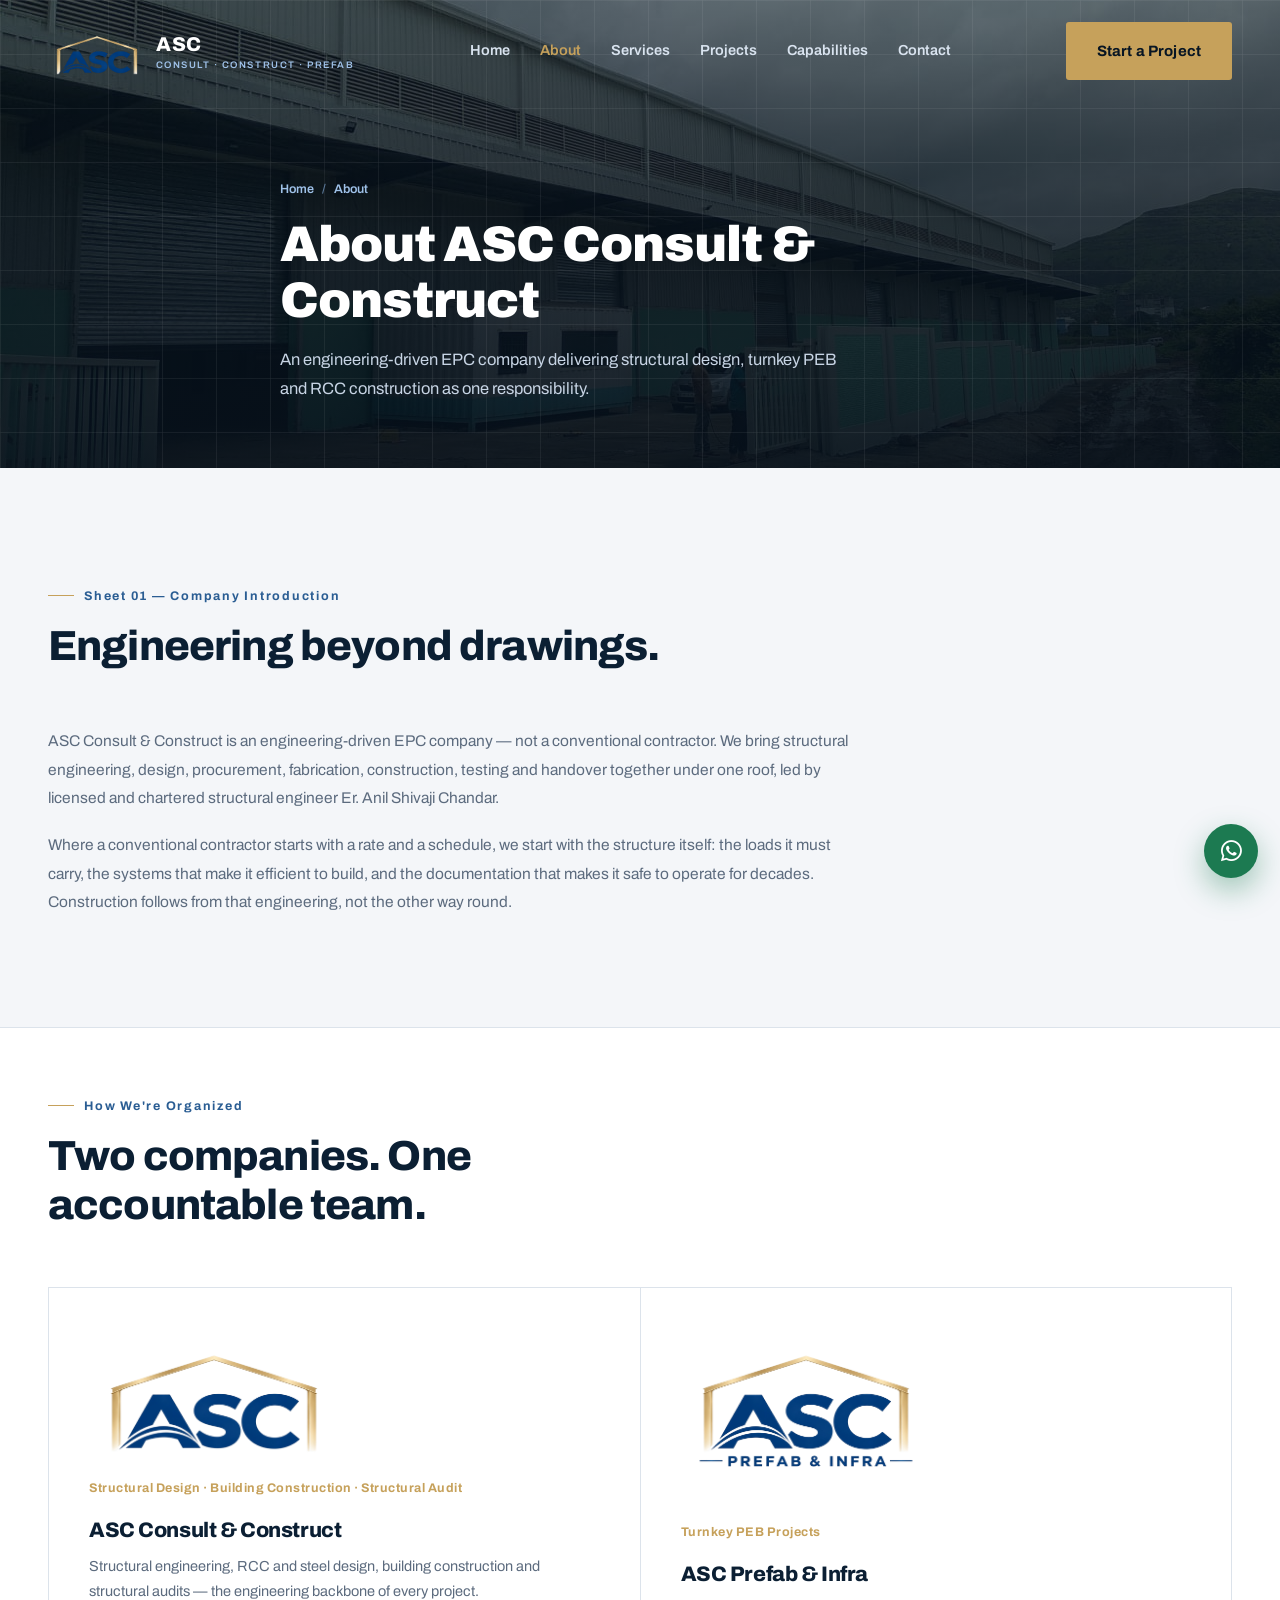
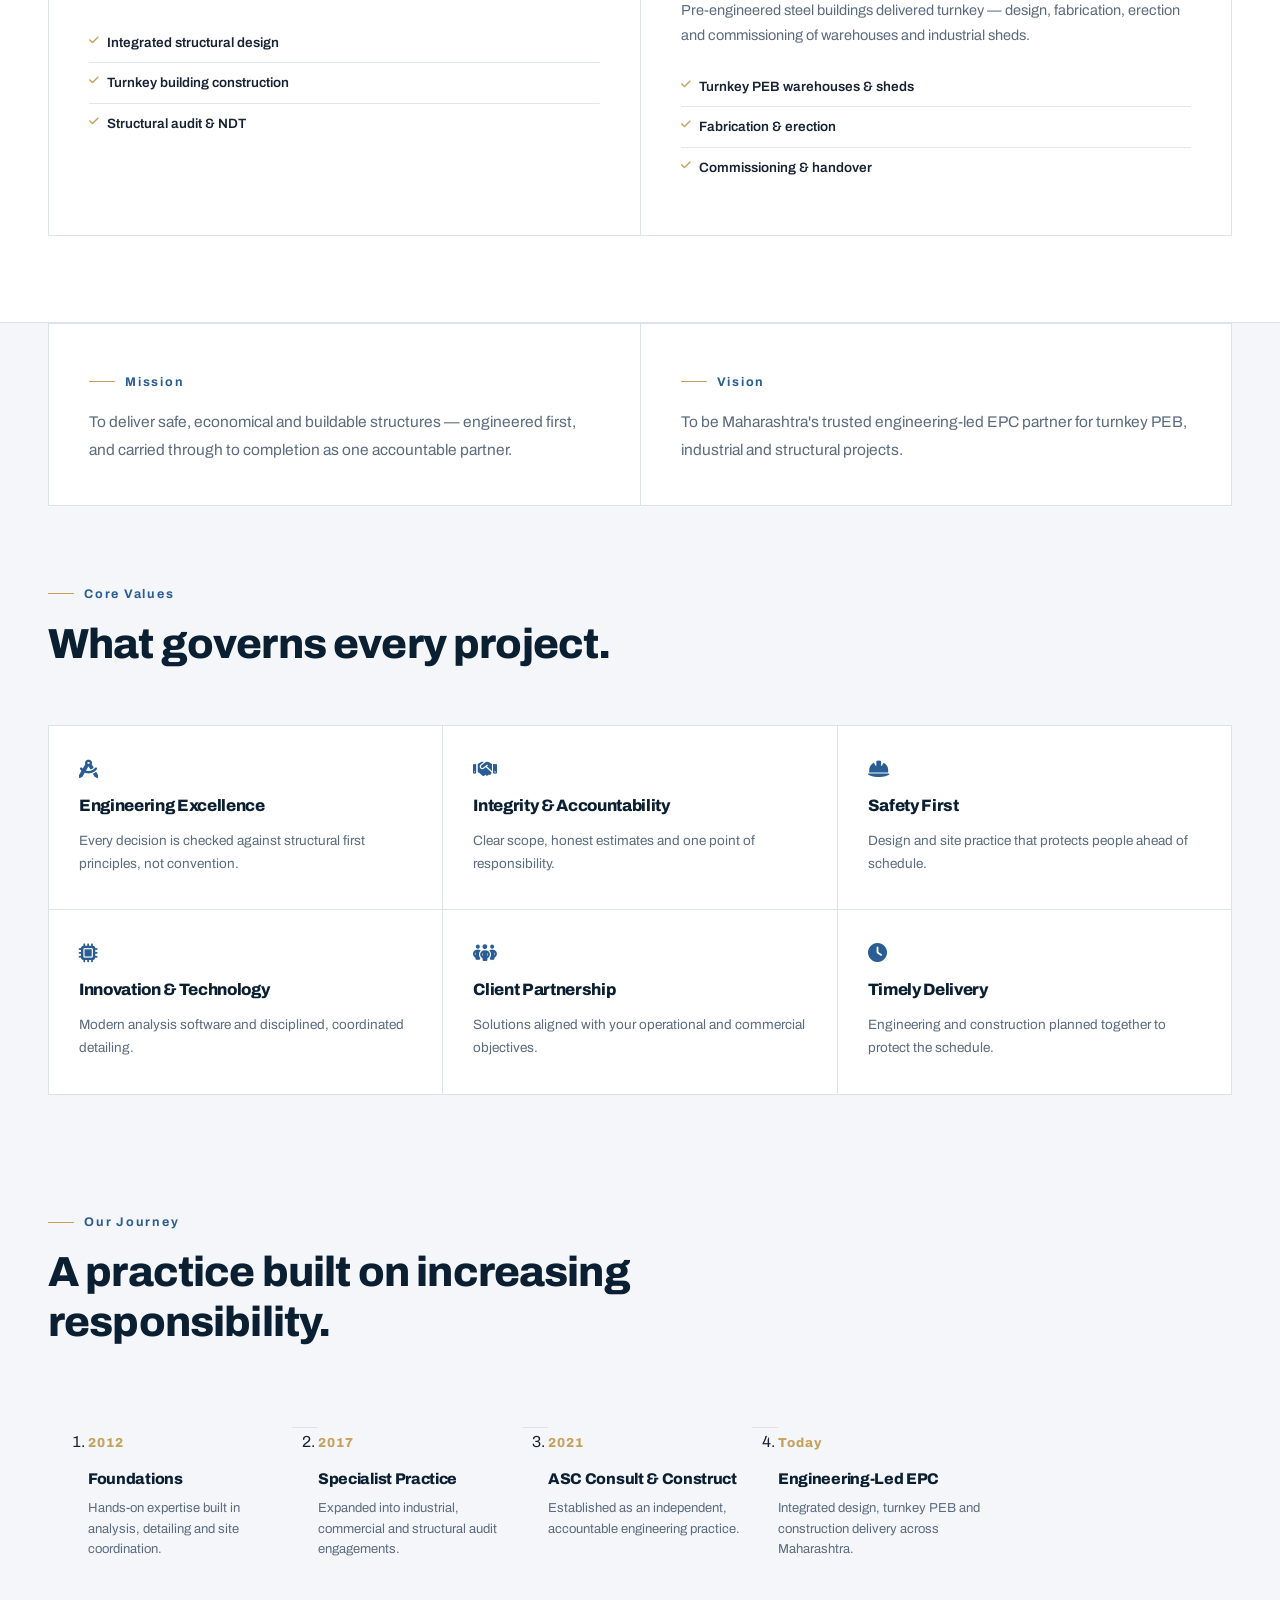
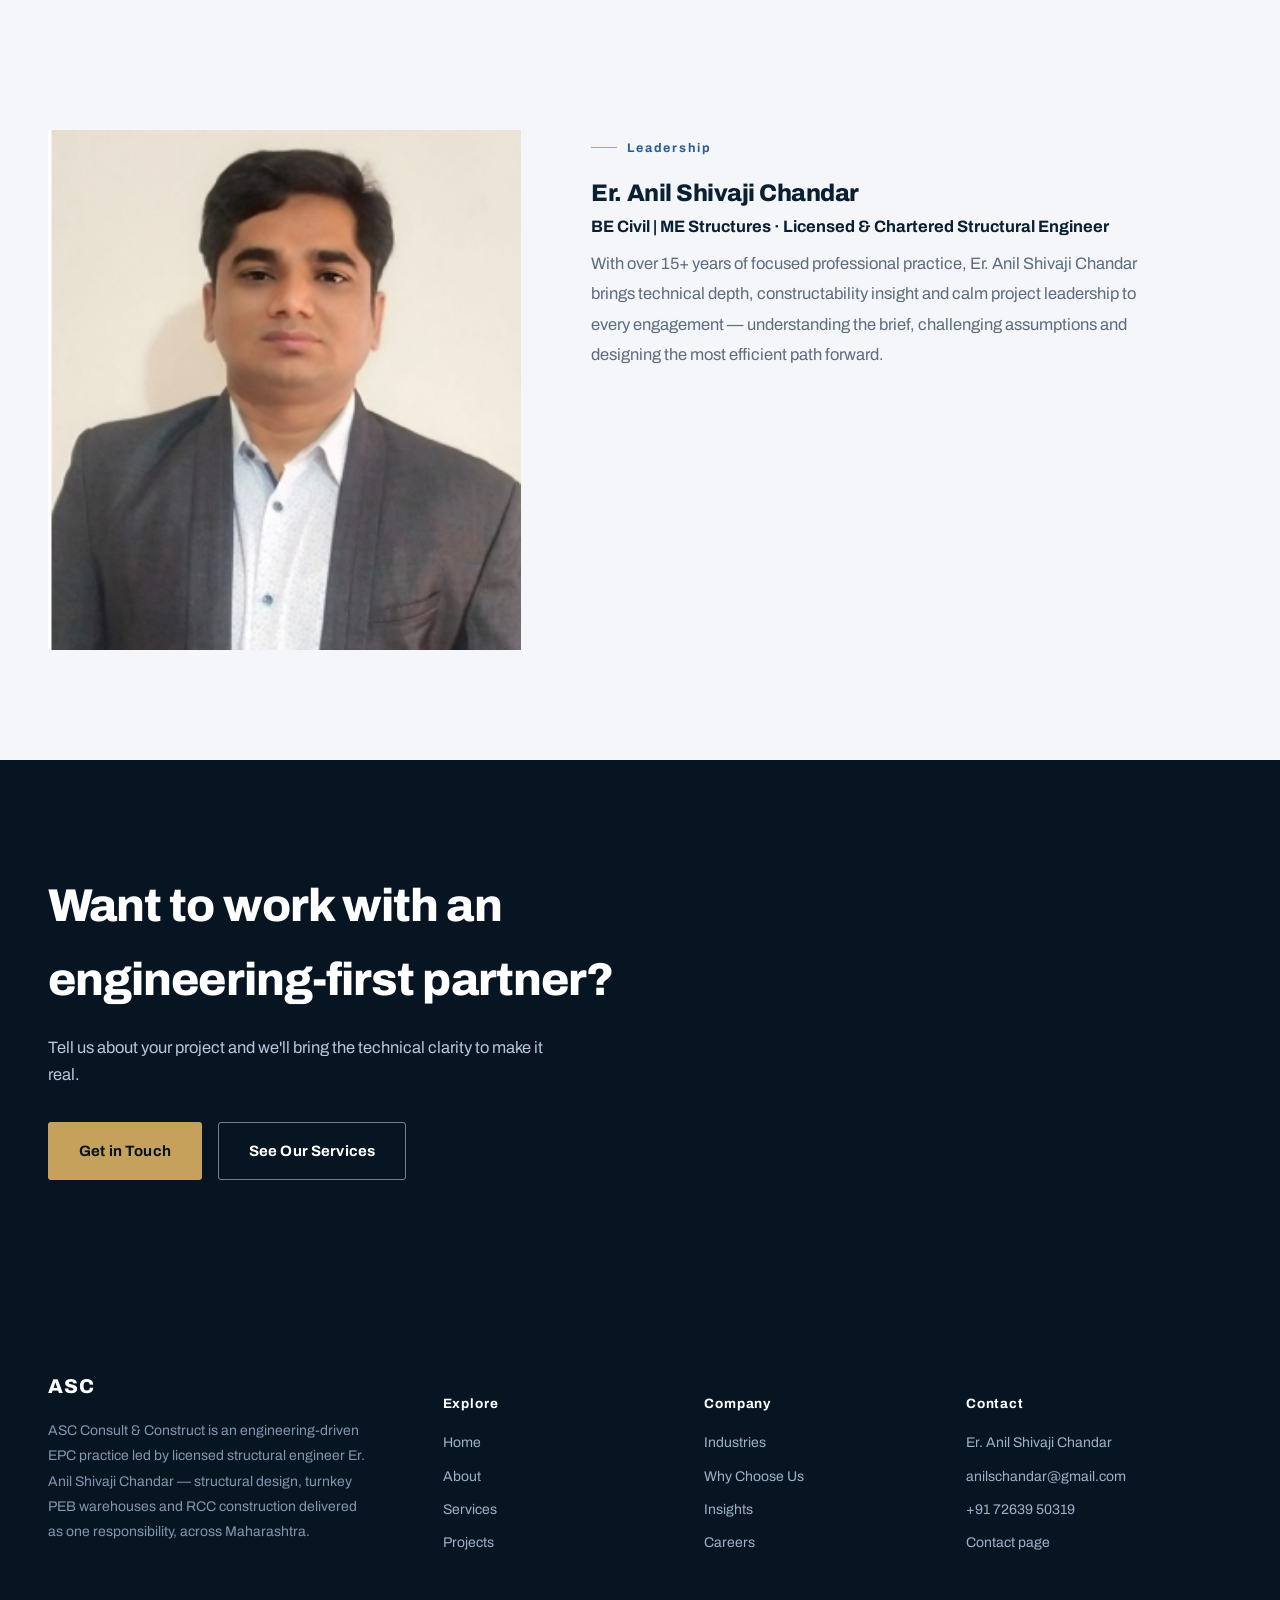
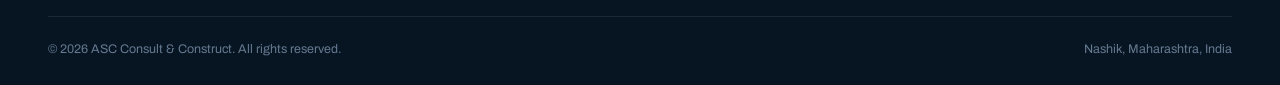
<file: about.html>
<!doctype html>
<html lang="en">
<head>
<meta charset="utf-8">
<meta name="viewport" content="width=device-width,initial-scale=1">
<title>About ASC Consult & Construct — Engineering-Driven EPC Company | Maharashtra</title>
<meta name="description" content="ASC Consult & Construct is an engineering-driven EPC company led by licensed structural engineer Er. Anil Shivaji Chandar, delivering structural design, turnkey PEB and RCC construction as one responsibility.">
<meta property="og:title" content="About ASC Consult & Construct — Engineering-Driven EPC Company | Maharashtra">
<meta property="og:description" content="ASC Consult & Construct is an engineering-driven EPC company led by licensed structural engineer Er. Anil Shivaji Chandar, delivering structural design, turnkey PEB and RCC construction as one responsibility.">
<meta name="twitter:card" content="summary_large_image">
<link rel="preconnect" href="https://fonts.googleapis.com">
<link rel="preconnect" href="https://fonts.gstatic.com" crossorigin>
<link href="https://fonts.googleapis.com/css2?family=Archivo:wght@400;500;600;700;800;900&display=swap" rel="stylesheet">
<link href="https://cdnjs.cloudflare.com/ajax/libs/font-awesome/6.5.2/css/all.min.css" rel="stylesheet">
<link rel="stylesheet" href="css/style.css">
</head>
<body>
<a class="skip-link" href="#main">Skip to content</a>
<div class="progress-bar" id="progressBar"></div>
<header class="nav" id="siteNav">
  <div class="container nav-inner">
    <a href="index.html" class="logo" aria-label="ASC Consult & Construct home">
  <!-- Error Fixed: Changed \ to / -->
  <img src="images/logo/logo.png" alt="ASC Consult & Construct" class="site-logo">
  <span>
    <span class="logo-word">ASC</span>
    <span class="logo-sub">CONSULT &middot; CONSTRUCT &middot; PREFAB</span>
  </span>
</a>
    <nav class="nav-links" aria-label="Primary">
      <a href="index.html">Home</a>
      <a href="about.html" class="active">About</a>
      <a href="services.html">Services</a>
      <a href="projects.html">Projects</a>
      <a href="why-choose-us.html">Capabilities</a>
      <a href="contact.html">Contact</a>
    </nav>
    <div class="nav-cta">
      <a href="contact.html" class="btn btn-primary">Start a Project</a>
      <button class="nav-toggle" id="navToggle" aria-label="Open menu" aria-expanded="false" aria-controls="mobilePanel">
        <i class="fa-solid fa-bars"></i>
      </button>
    </div>
  </div>
</header>
<div class="mobile-panel" id="mobilePanel">
  <div class="mobile-panel-head">
    <span class="logo-word" style="color:#fff">ASC</span>
    <button class="mobile-panel-close" id="mobileClose" aria-label="Close menu"><i class="fa-solid fa-xmark"></i></button>
  </div>
  <a href="index.html">Home</a>
  <a href="about.html">About</a>
  <a href="services.html">Services</a>
  <a href="projects.html">Projects</a>
  <a href="index.html#engineering">Engineering</a>
  <a href="why-choose-us.html">Capabilities</a>
  <a href="contact.html">Contact</a>
  <a href="contact.html" class="btn btn-primary">Start a Project</a>
</div>
<main id="main">
<section class="page-hero">
   <div class="page-hero-photo-wrap">
  <div class="page-hero-photo" style="background-image:url('images/projects/Industrial_PEB_Industrial_Godown_Nashik2.jpeg')"></div>
</div>
    <div class="page-hero-grid" aria-hidden="true"></div>
    <div class="container">
      <div class="page-hero-inner">
        <div class="breadcrumb"><a href="index.html">Home</a><span>/</span>About</div>
        <h1>About ASC Consult &amp; Construct</h1>
        <p>An engineering-driven EPC company delivering structural design, turnkey PEB and RCC construction as one responsibility.</p>
      </div>
    </div>
  </section>

  <section class="section">
    <div class="container">
      <div class="section-head" style="max-width:820px;">
        <span class="sheet-kicker">Sheet 01 &mdash; Company Introduction</span>
        <h2>Engineering beyond drawings.</h2>
      </div>
      <div style="max-width:820px;">
        <p style="color:var(--muted);font-size:15.5px;line-height:1.85;margin-bottom:18px;">ASC Consult &amp; Construct is an engineering-driven EPC company &mdash; not a conventional contractor. We bring structural engineering, design, procurement, fabrication, construction, testing and handover together under one roof, led by licensed and chartered structural engineer Er. Anil Shivaji Chandar.</p>
        <p style="color:var(--muted);font-size:15.5px;line-height:1.85;">Where a conventional contractor starts with a rate and a schedule, we start with the structure itself: the loads it must carry, the systems that make it efficient to build, and the documentation that makes it safe to operate for decades. Construction follows from that engineering, not the other way round.</p>
      </div>
    </div>
  </section>

  <section class="division-band bordered" style="padding-top:60px;">
    <div class="container">
      <div class="section-head">
        <span class="sheet-kicker">How We're Organized</span>
        <h2>Two companies. One accountable team.</h2>
      </div>
      <div class="division-grid">
       <div class="division-card">
          <img src="images/logo/logo.png" alt="ASC Consult & Construct" class="division-logo">
          <span class="div-role">Structural Design &middot; Building Construction &middot; Structural Audit</span>
          <h3>ASC Consult &amp; Construct</h3>
          <p class="lead-line">Structural engineering, RCC and steel design, building construction and structural audits &mdash; the engineering backbone of every project.</p>
          <ul>
            <li><i class="fa-solid fa-check"></i>Integrated structural design</li>
            <li><i class="fa-solid fa-check"></i>Turnkey building construction</li>
            <li><i class="fa-solid fa-check"></i>Structural audit &amp; NDT</li>
          </ul>
        </div>
       <div class="division-card">
          <!-- Error Fixed: Changed \ to / and .png to .jpg based on actual file name -->
          <img src="images/logo/logo - Copy.png" alt="ASC Prefab & Infra" class="division-logo">
          <span class="div-role">Turnkey PEB Projects</span>
          <h3>ASC Prefab &amp; Infra</h3>
          <p class="lead-line">Pre-engineered steel buildings delivered turnkey &mdash; design, fabrication, erection and commissioning of warehouses and industrial sheds.</p>
          <ul>
            <li><i class="fa-solid fa-check"></i>Turnkey PEB warehouses &amp; sheds</li>
            <li><i class="fa-solid fa-check"></i>Fabrication &amp; erection</li>
            <li><i class="fa-solid fa-check"></i>Commissioning &amp; handover</li>
          </ul>
        </div>
      </div>
    </div>
  </section>

  <section class="section" style="padding-top:0;">
    <div class="container">
      <div class="mv-grid">
        <div class="mv-card">
          <span class="sheet-kicker">Mission</span>
          <p>To deliver safe, economical and buildable structures &mdash; engineered first, and carried through to completion as one accountable partner.</p>
        </div>
        <div class="mv-card">
          <span class="sheet-kicker">Vision</span>
          <p>To be Maharashtra's trusted engineering-led EPC partner for turnkey PEB, industrial and structural projects.</p>
        </div>
      </div>
      <div class="section-head">
        <span class="sheet-kicker">Core Values</span>
        <h2>What governs every project.</h2>
      </div>
      <div class="value-grid">
        <div class="value-card"><i class="fa-solid fa-compass-drafting"></i><h3>Engineering Excellence</h3><p>Every decision is checked against structural first principles, not convention.</p></div>
        <div class="value-card"><i class="fa-solid fa-handshake"></i><h3>Integrity &amp; Accountability</h3><p>Clear scope, honest estimates and one point of responsibility.</p></div>
        <div class="value-card"><i class="fa-solid fa-helmet-safety"></i><h3>Safety First</h3><p>Design and site practice that protects people ahead of schedule.</p></div>
        <div class="value-card"><i class="fa-solid fa-microchip"></i><h3>Innovation &amp; Technology</h3><p>Modern analysis software and disciplined, coordinated detailing.</p></div>
        <div class="value-card"><i class="fa-solid fa-people-group"></i><h3>Client Partnership</h3><p>Solutions aligned with your operational and commercial objectives.</p></div>
        <div class="value-card"><i class="fa-solid fa-clock"></i><h3>Timely Delivery</h3><p>Engineering and construction planned together to protect the schedule.</p></div>
      </div>
    </div>
  </section>

  <section class="section" style="padding-top:0;">
    <div class="container">
      <div class="section-head">
        <span class="sheet-kicker">Our Journey</span>
        <h2>A practice built on increasing responsibility.</h2>
      </div>
      <div class="process-rail-wrap">
        <ol class="process-rail">
          <li class="process-step"><span class="step-num">2012</span><h4>Foundations</h4><p>Hands-on expertise built in analysis, detailing and site coordination.</p></li>
          <li class="process-step"><span class="step-num">2017</span><h4>Specialist Practice</h4><p>Expanded into industrial, commercial and structural audit engagements.</p></li>
          <li class="process-step"><span class="step-num">2021</span><h4>ASC Consult &amp; Construct</h4><p>Established as an independent, accountable engineering practice.</p></li>
          <li class="process-step"><span class="step-num">Today</span><h4>Engineering-Led EPC</h4><p>Integrated design, turnkey PEB and construction delivery across Maharashtra.</p></li>
        </ol>
      </div>
    </div>
  </section>

  <section class="section" style="padding-top:0;">
    <div class="container">
      <div class="about-grid" style="margin-bottom:0;">
        <div class="about-media">
          <img src="images\ac.png" alt="Er. Anil Shivaji Chandar, structural engineer" loading="lazy">
          
        </div>
        <div class="about-copy">
          <span class="sheet-kicker">Leadership</span>
          <h2>Er. Anil Shivaji Chandar</h2>
          <p style="font-weight:700;color:var(--navy);margin-bottom:6px;">BE Civil | ME Structures &middot; Licensed &amp; Chartered Structural Engineer</p>
          <p>With over 15+ years of focused professional practice, Er. Anil Shivaji Chandar brings technical depth, constructability insight and calm project leadership to every engagement &mdash; understanding the brief, challenging assumptions and designing the most efficient path forward.</p>
        </div>
      </div>
    </div>
  </section>

  <section class="section cta-band">
    <div class="container">
      <h2>Want to work with an engineering-first partner?</h2>
      <p>Tell us about your project and we'll bring the technical clarity to make it real.</p>
      <div class="cta-actions">
        <a href="contact.html" class="btn btn-primary">Get in Touch</a>
        <a href="services.html" class="btn btn-ghost">See Our Services</a>
      </div>
    </div>
  </section>
</main>
<footer class="footer">
  <div class="container">
    <div class="footer-grid">
      <div class="footer-brand">
        <span class="logo-word">ASC</span>
        <p>ASC Consult &amp; Construct is an engineering-driven EPC practice led by licensed structural engineer Er. Anil Shivaji Chandar &mdash; structural design, turnkey PEB warehouses and RCC construction delivered as one responsibility, across Maharashtra.</p>
      </div>
      <div>
        <h5>Explore</h5>
        <ul>
          <li><a href="index.html">Home</a></li>
          <li><a href="about.html">About</a></li>
          <li><a href="services.html">Services</a></li>
          <li><a href="projects.html">Projects</a></li>
        </ul>
      </div>
      <div>
        <h5>Company</h5>
        <ul>
          <li><a href="industries.html">Industries</a></li>
          <li><a href="why-choose-us.html">Why Choose Us</a></li>
          <li><a href="insights.html">Insights</a></li>
          <li><a href="careers.html">Careers</a></li>
        </ul>
      </div>
      <div>
        <h5>Contact</h5>
        <ul>
          <li>Er. Anil Shivaji Chandar</li>
          <li><a href="mailto:anilschandar@gmail.com">anilschandar@gmail.com</a></li>
          <li><a href="tel:+917263950319">+91 72639 50319</a></li>
          <li><a href="contact.html">Contact page</a></li>
        </ul>
      </div>
    </div>
    <hr>
    <div class="bottom">
      <span>&copy; 2026 ASC Consult &amp; Construct. All rights reserved.</span>
      <span>Nashik, Maharashtra, India</span>
    </div>
  </div>
</footer>
<a class="floating-wa" href="https://wa.me/918698947700" target="_blank" rel="noopener" aria-label="Chat on WhatsApp"><i class="fa-brands fa-whatsapp"></i></a>
<button class="back-top" id="backTop" aria-label="Back to top"><i class="fa-solid fa-arrow-up"></i></button>
<script src="js/script.js"></script>
</body>
</html>
</file>
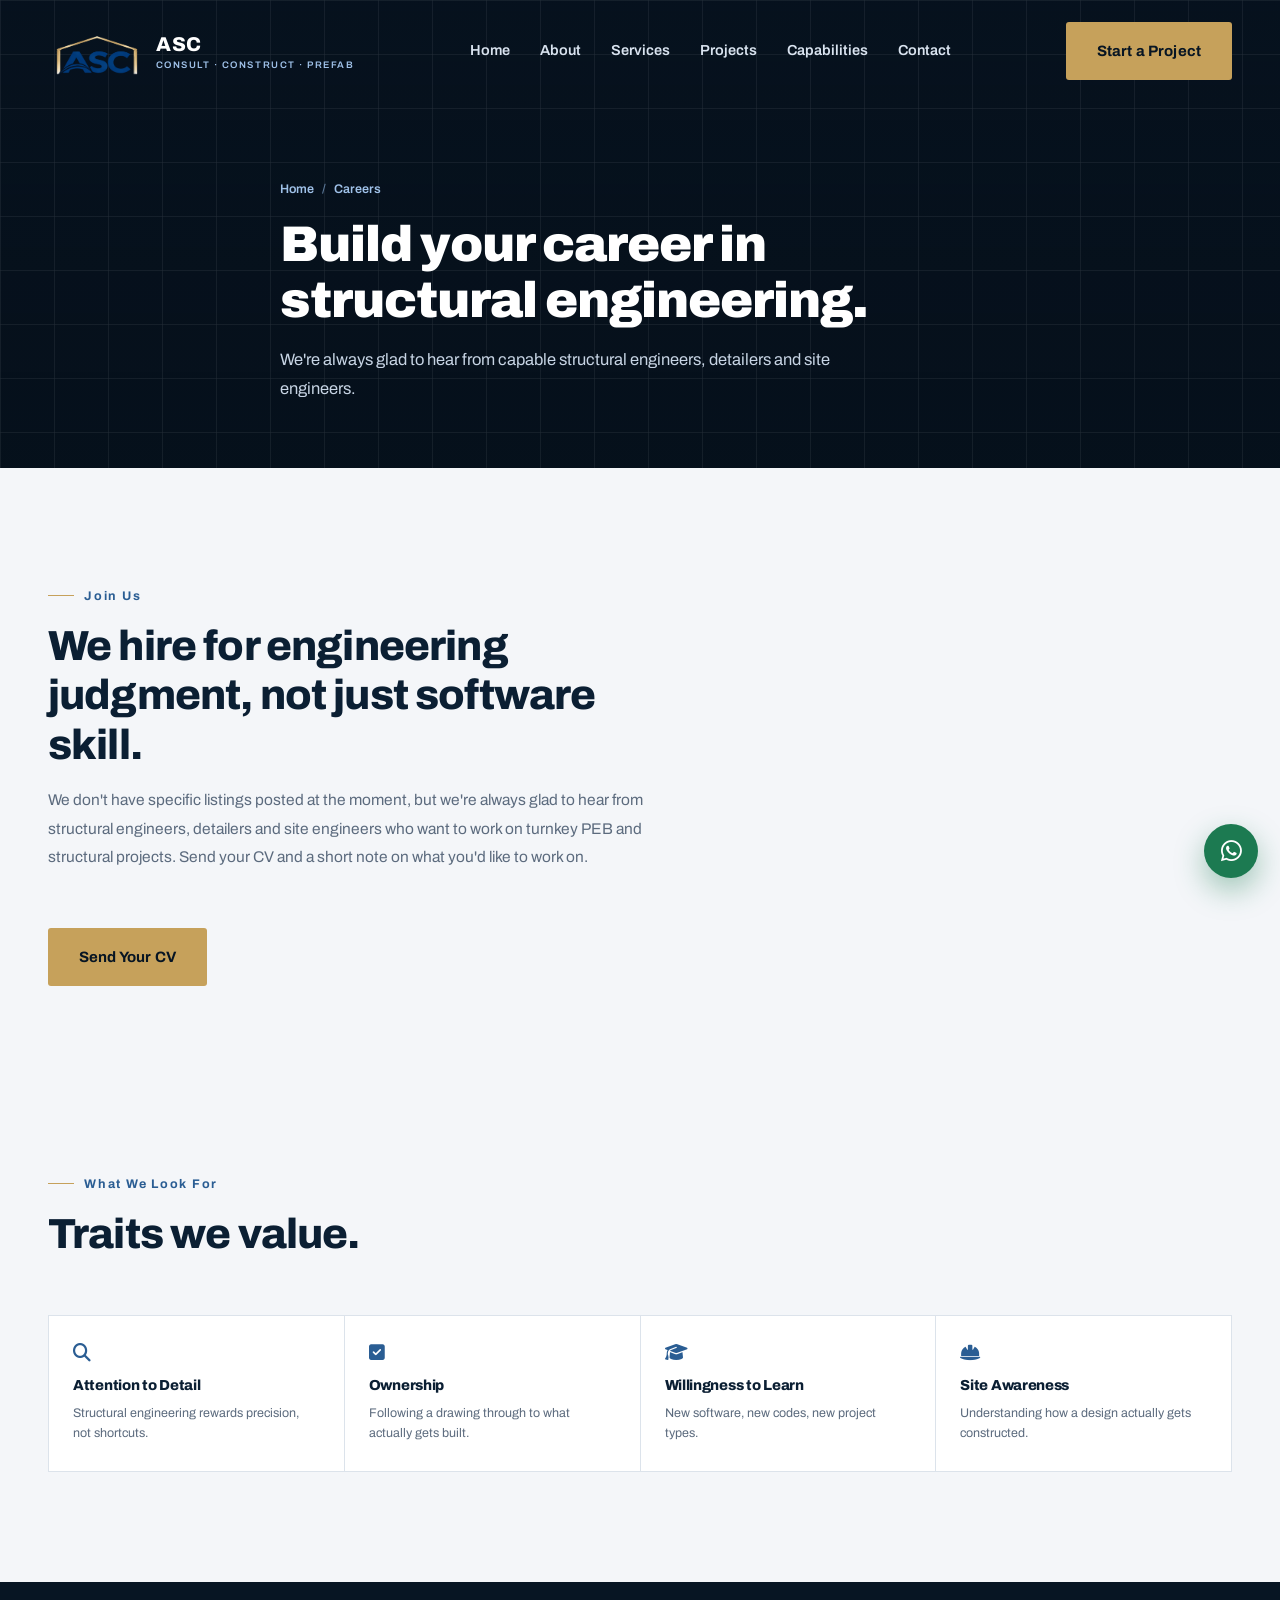
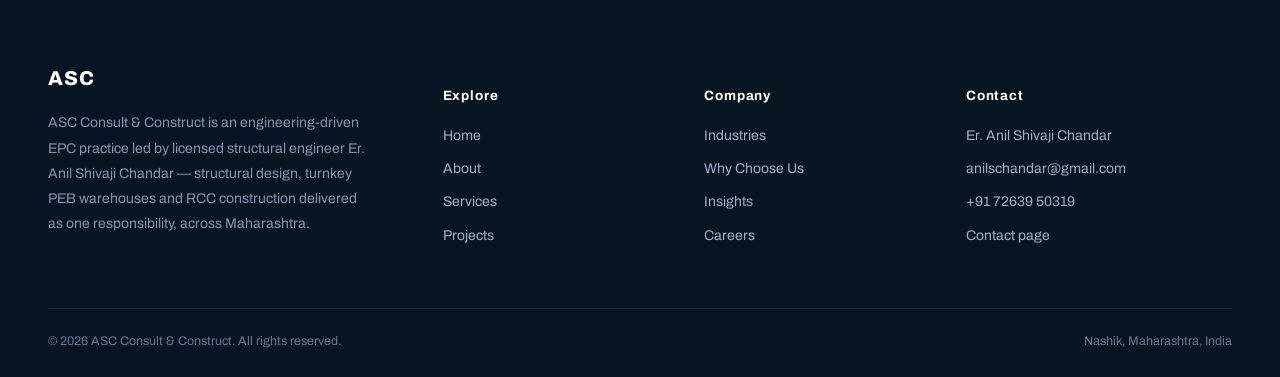
<file: careers.html>
<!doctype html>
<html lang="en">
<head>
<meta charset="utf-8">
<meta name="viewport" content="width=device-width,initial-scale=1">
<title>Careers — Structural Engineering Jobs | ASC Consult & Construct</title>
<meta name="description" content="Careers at ASC Consult & Construct — opportunities for structural engineers, detailers and site engineers working on turnkey PEB and structural projects in Maharashtra.">
<meta property="og:title" content="Careers — Structural Engineering Jobs | ASC Consult & Construct">
<meta property="og:description" content="Careers at ASC Consult & Construct — opportunities for structural engineers, detailers and site engineers working on turnkey PEB and structural projects in Maharashtra.">
<meta name="twitter:card" content="summary_large_image">
<link rel="preconnect" href="https://fonts.googleapis.com">
<link rel="preconnect" href="https://fonts.gstatic.com" crossorigin>
<link href="https://fonts.googleapis.com/css2?family=Archivo:wght@400;500;600;700;800;900&display=swap" rel="stylesheet">
<link href="https://cdnjs.cloudflare.com/ajax/libs/font-awesome/6.5.2/css/all.min.css" rel="stylesheet">
<link rel="stylesheet" href="css/style.css">
</head>
<body>
<a class="skip-link" href="#main">Skip to content</a>
<div class="progress-bar" id="progressBar"></div>
<header class="nav" id="siteNav">
  <div class="container nav-inner">
   <a href="index.html" class="logo" aria-label="ASC Consult & Construct home">
  <img src="images\logo\logo.png" alt="ASC Consult & Construct" class="site-logo">
  <span>
    <span class="logo-word">ASC</span>
    <span class="logo-sub">CONSULT &middot; CONSTRUCT &middot; PREFAB</span>
  </span>
</a>
    <nav class="nav-links" aria-label="Primary">
      <a href="index.html">Home</a>
      <a href="about.html">About</a>
      <a href="services.html">Services</a>
      <a href="projects.html">Projects</a>
      <a href="why-choose-us.html">Capabilities</a>
      <a href="contact.html">Contact</a>
    </nav>
    <div class="nav-cta">
      <a href="contact.html" class="btn btn-primary">Start a Project</a>
      <button class="nav-toggle" id="navToggle" aria-label="Open menu" aria-expanded="false" aria-controls="mobilePanel">
        <i class="fa-solid fa-bars"></i>
      </button>
    </div>
  </div>
</header>
<div class="mobile-panel" id="mobilePanel">
  <div class="mobile-panel-head">
    <span class="logo-word" style="color:#fff">ASC</span>
    <button class="mobile-panel-close" id="mobileClose" aria-label="Close menu"><i class="fa-solid fa-xmark"></i></button>
  </div>
  <a href="index.html">Home</a>
  <a href="about.html">About</a>
  <a href="services.html">Services</a>
  <a href="projects.html">Projects</a>
  <a href="index.html#engineering">Engineering</a>
  <a href="why-choose-us.html">Capabilities</a>
  <a href="contact.html">Contact</a>
  <a href="contact.html" class="btn btn-primary">Start a Project</a>
</div>
<main id="main">
<section class="page-hero">
    <div class="page-hero-photo-wrap">
      <div class="page-hero-photo" style="background-image:url('https://images.unsplash.com/photo-1504917595217-d4dc5ebe6122?auto=format&fit=crop&w=2000&q=80')"></div>
    </div>
    <div class="page-hero-grid" aria-hidden="true"></div>
    <div class="container">
      <div class="page-hero-inner">
        <div class="breadcrumb"><a href="index.html">Home</a><span>/</span>Careers</div>
        <h1>Build your career in structural engineering.</h1>
        <p>We're always glad to hear from capable structural engineers, detailers and site engineers.</p>
      </div>
    </div>
  </section>

  <section class="section">
    <div class="container">
      <div class="section-head">
        <span class="sheet-kicker">Join Us</span>
        <h2>We hire for engineering judgment, not just software skill.</h2>
        <p style="color:var(--muted);font-size:15.5px;line-height:1.85;margin-top:16px;">We don't have specific listings posted at the moment, but we're always glad to hear from structural engineers, detailers and site engineers who want to work on turnkey PEB and structural projects. Send your CV and a short note on what you'd like to work on.</p>
      </div>
      <a href="mailto:anilschandar@gmail.com?subject=Career%20Enquiry" class="btn btn-primary">Send Your CV</a>
    </div>
  </section>

  <section class="section" style="padding-top:70px;">
    <div class="container">
      <div class="section-head">
        <span class="sheet-kicker">What We Look For</span>
        <h2>Traits we value.</h2>
      </div>
      <div class="trait-grid">
        <div class="trait-card"><i class="fa-solid fa-magnifying-glass"></i><h4>Attention to Detail</h4><p>Structural engineering rewards precision, not shortcuts.</p></div>
        <div class="trait-card"><i class="fa-solid fa-square-check"></i><h4>Ownership</h4><p>Following a drawing through to what actually gets built.</p></div>
        <div class="trait-card"><i class="fa-solid fa-graduation-cap"></i><h4>Willingness to Learn</h4><p>New software, new codes, new project types.</p></div>
        <div class="trait-card"><i class="fa-solid fa-hard-hat"></i><h4>Site Awareness</h4><p>Understanding how a design actually gets constructed.</p></div>
      </div>
    </div>
  </section>
</main>
<footer class="footer">
  <div class="container">
    <div class="footer-grid">
      <div class="footer-brand">
        <span class="logo-word">ASC</span>
        <p>ASC Consult &amp; Construct is an engineering-driven EPC practice led by licensed structural engineer Er. Anil Shivaji Chandar &mdash; structural design, turnkey PEB warehouses and RCC construction delivered as one responsibility, across Maharashtra.</p>
      </div>
      <div>
        <h5>Explore</h5>
        <ul>
          <li><a href="index.html">Home</a></li>
          <li><a href="about.html">About</a></li>
          <li><a href="services.html">Services</a></li>
          <li><a href="projects.html">Projects</a></li>
        </ul>
      </div>
      <div>
        <h5>Company</h5>
        <ul>
          <li><a href="industries.html">Industries</a></li>
          <li><a href="why-choose-us.html">Why Choose Us</a></li>
          <li><a href="insights.html">Insights</a></li>
          <li><a href="careers.html">Careers</a></li>
        </ul>
      </div>
      <div>
        <h5>Contact</h5>
        <ul>
          <li>Er. Anil Shivaji Chandar</li>
          <li><a href="mailto:anilschandar@gmail.com">anilschandar@gmail.com</a></li>
          <li><a href="tel:+917263950319">+91 72639 50319</a></li>
          <li><a href="contact.html">Contact page</a></li>
        </ul>
      </div>
    </div>
    <hr>
    <div class="bottom">
      <span>&copy; 2026 ASC Consult &amp; Construct. All rights reserved.</span>
      <span>Nashik, Maharashtra, India</span>
    </div>
  </div>
</footer>
<a class="floating-wa" href="https://wa.me/918698947700" target="_blank" rel="noopener" aria-label="Chat on WhatsApp"><i class="fa-brands fa-whatsapp"></i></a>
<button class="back-top" id="backTop" aria-label="Back to top"><i class="fa-solid fa-arrow-up"></i></button>
<script src="js/script.js"></script>
</body>
</html>
</file>
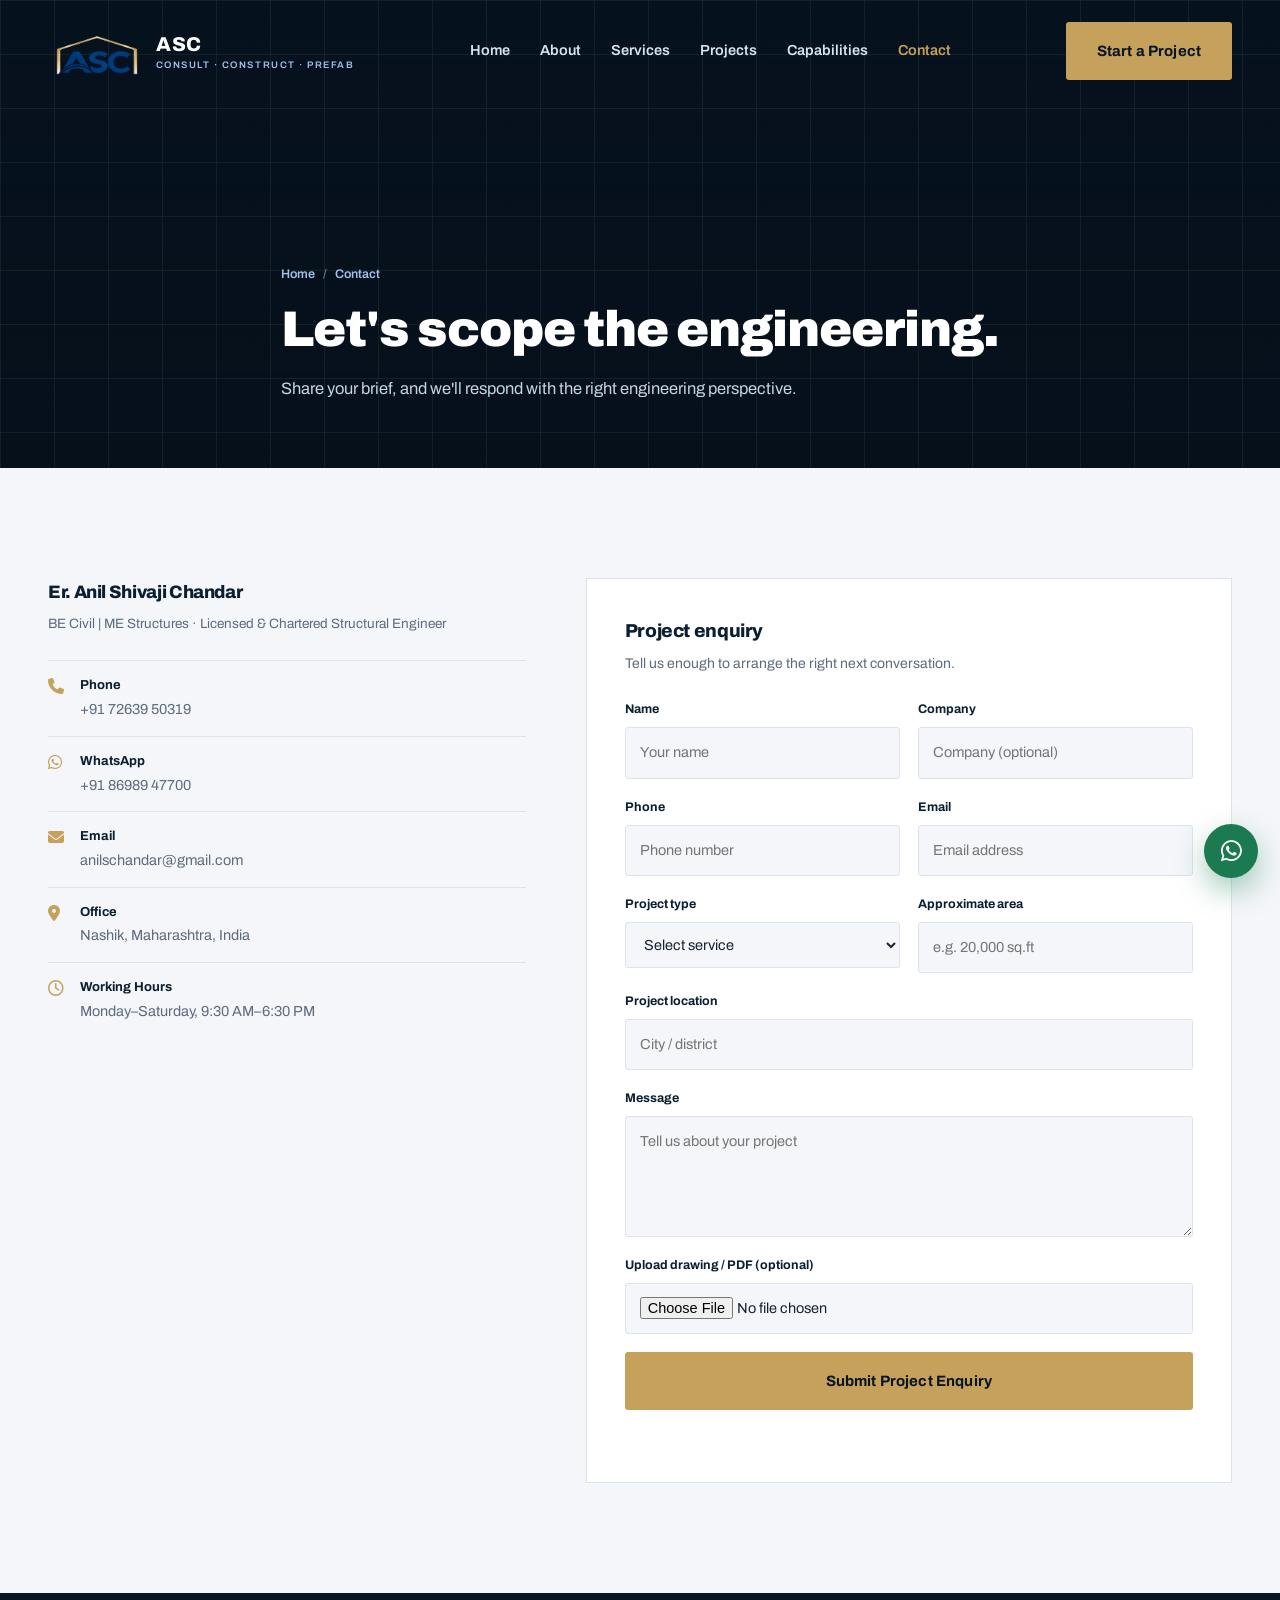
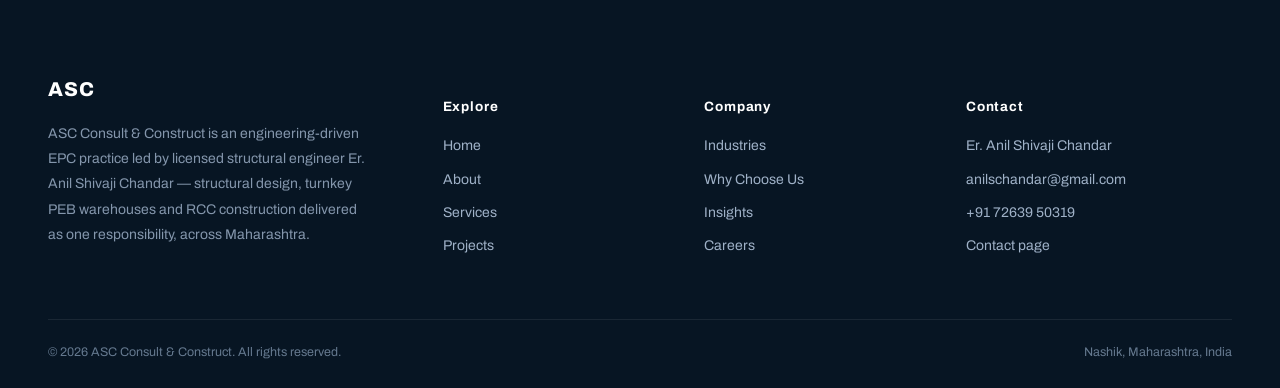
<file: contact.html>
<!doctype html>
<html lang="en">
<head>
<meta charset="utf-8">
<meta name="viewport" content="width=device-width,initial-scale=1">
<title>Contact ASC Consult & Construct — Structural Engineering & Turnkey PEB Enquiries</title>
<meta name="description" content="Contact ASC Consult & Construct for structural design, turnkey PEB warehouses, RCC construction and structural audit enquiries. Based in Nashik, Maharashtra.">
<meta property="og:title" content="Contact ASC Consult & Construct — Structural Engineering & Turnkey PEB Enquiries">
<meta property="og:description" content="Contact ASC Consult & Construct for structural design, turnkey PEB warehouses, RCC construction and structural audit enquiries. Based in Nashik, Maharashtra.">
<meta name="twitter:card" content="summary_large_image">
<link rel="preconnect" href="https://fonts.googleapis.com">
<link rel="preconnect" href="https://fonts.gstatic.com" crossorigin>
<link href="https://fonts.googleapis.com/css2?family=Archivo:wght@400;500;600;700;800;900&display=swap" rel="stylesheet">
<link href="https://cdnjs.cloudflare.com/ajax/libs/font-awesome/6.5.2/css/all.min.css" rel="stylesheet">
<link rel="stylesheet" href="css/style.css">
</head>
<body>
<a class="skip-link" href="#main">Skip to content</a>
<div class="progress-bar" id="progressBar"></div>
<header class="nav" id="siteNav">
  <div class="container nav-inner">
   <a href="index.html" class="logo" aria-label="ASC Consult & Construct home">
  <img src="images\logo\logo.png" alt="ASC Consult & Construct" class="site-logo">
  <span>
    <span class="logo-word">ASC</span>
    <span class="logo-sub">CONSULT &middot; CONSTRUCT &middot; PREFAB</span>
  </span>
</a>
    <nav class="nav-links" aria-label="Primary">
      <a href="index.html">Home</a>
      <a href="about.html">About</a>
      <a href="services.html">Services</a>
      <a href="projects.html">Projects</a>
      <a href="why-choose-us.html">Capabilities</a>
      <a href="contact.html" class="active">Contact</a>
    </nav>
    <div class="nav-cta">
      <a href="contact.html" class="btn btn-primary">Start a Project</a>
      <button class="nav-toggle" id="navToggle" aria-label="Open menu" aria-expanded="false" aria-controls="mobilePanel">
        <i class="fa-solid fa-bars"></i>
      </button>
    </div>
  </div>
</header>
<div class="mobile-panel" id="mobilePanel">
  <div class="mobile-panel-head">
    <span class="logo-word" style="color:#fff">ASC</span>
    <button class="mobile-panel-close" id="mobileClose" aria-label="Close menu"><i class="fa-solid fa-xmark"></i></button>
  </div>
  <a href="index.html">Home</a>
  <a href="about.html">About</a>
  <a href="services.html">Services</a>
  <a href="projects.html">Projects</a>
  <a href="index.html#engineering">Engineering</a>
  <a href="why-choose-us.html">Capabilities</a>
  <a href="contact.html">Contact</a>
  <a href="contact.html" class="btn btn-primary">Start a Project</a>
</div>
<main id="main">
<section class="page-hero">
    <div class="page-hero-photo-wrap">
      <div class="page-hero-photo" style="background-image:url('https://images.unsplash.com/photo-1486406146926-c627a92ad1ab?auto=format&fit=crop&w=2000&q=80')"></div>
    </div>
    <div class="page-hero-grid" aria-hidden="true"></div>
    <div class="container">
      <div class="page-hero-inner">
        <div class="breadcrumb"><a href="index.html">Home</a><span>/</span>Contact</div>
        <h1>Let's scope the engineering.</h1>
        <p>Share your brief, and we'll respond with the right engineering perspective.</p>
      </div>
    </div>
  </section>

  <section class="section">
    <div class="container">
      <div class="contact-grid">
        <div class="contact-info">
          <h3>Er. Anil Shivaji Chandar</h3>
          <div class="role">BE Civil | ME Structures · Licensed &amp; Chartered Structural Engineer</div>
          <div class="contact-line"><i class="fa-solid fa-phone"></i><div><b>Phone</b><a href="tel:+917263950319">+91 72639 50319</a></div></div>
          <div class="contact-line"><i class="fa-brands fa-whatsapp"></i><div><b>WhatsApp</b><a href="https://wa.me/918698947700" target="_blank" rel="noopener">+91 86989 47700</a></div></div>
          <div class="contact-line"><i class="fa-solid fa-envelope"></i><div><b>Email</b><a href="mailto:anilschandar@gmail.com">anilschandar@gmail.com</a></div></div>
          <div class="contact-line"><i class="fa-solid fa-location-dot"></i><div><b>Office</b><span>Nashik, Maharashtra, India</span></div></div>
          <div class="contact-line"><i class="fa-regular fa-clock"></i><div><b>Working Hours</b><span>Monday–Saturday, 9:30 AM–6:30 PM</span></div></div>
          <iframe class="map-embed" src="https://www.google.com/maps/embed?pb=!1m18!1m12!1m3!1d1352.1304779897534!2d73.76271490064232!3d20.006609319877256!2m3!1f0!2f0!3f0!3m2!1i1024!2i768!4f13.1!3m3!1m2!1s0x3bddeb9bb1eecde3%3A0xf154aae944c5b82!2sAcademy%20of%20Structural%20and%20Civil%20Engineer!5e0!3m2!1sen!2sin!4v1784708450059!5m2!1sen!2sin" loading="lazy" referrerpolicy="strict-origin-when-cross-origin" title="ASC office location"></iframe>
        </div>
        <div class="form-card">
          <h3 style="margin-bottom:6px;">Project enquiry</h3>
          <p style="color:var(--muted);font-size:14px;margin-bottom:24px;">Tell us enough to arrange the right next conversation.</p>
          <form id="enquiryForm" novalidate>
            <div class="form-row">
              <div class="field"><label for="f-name">Name</label><input id="f-name" required placeholder="Your name"></div>
              <div class="field"><label for="f-company">Company</label><input id="f-company" placeholder="Company (optional)"></div>
            </div>
            <div class="form-row">
              <div class="field"><label for="f-phone">Phone</label><input id="f-phone" type="tel" required placeholder="Phone number"></div>
              <div class="field"><label for="f-email">Email</label><input id="f-email" type="email" required placeholder="Email address"></div>
            </div>
            <div class="form-row">
              <div class="field">
                <label for="f-type">Project type</label>
                <select id="f-type" required>
                  <option value="">Select service</option>
                  <option>Structural Design &amp; Analysis</option>
                  <option>PEB &amp; Steel Structures</option>
                  <option>RCC Building Design</option>
                  <option>Structural Audit &amp; NDT</option>
                  <option>Estimation &amp; BOQ</option>
                  <option>Project Consultancy</option>
                </select>
              </div>
              <div class="field"><label for="f-area">Approximate area</label><input id="f-area" placeholder="e.g. 20,000 sq.ft"></div>
            </div>
            <div class="form-row">
              <div class="field full"><label for="f-loc">Project location</label><input id="f-loc" placeholder="City / district"></div>
            </div>
            <div class="form-row">
              <div class="field full"><label for="f-msg">Message</label><textarea id="f-msg" rows="4" required placeholder="Tell us about your project"></textarea></div>
            </div>
            <div class="form-row">
              <div class="field full"><label for="f-file">Upload drawing / PDF (optional)</label><input id="f-file" type="file" accept=".pdf,.jpg,.jpeg,.png,.dwg"></div>
            </div>
            <button class="btn btn-primary" type="submit" style="width:100%;">Submit Project Enquiry</button>
            <p class="form-message" id="formMessage" aria-live="polite"></p>
          </form>
        </div>
      </div>
    </div>
  </section>
</main>
<footer class="footer">
  <div class="container">
    <div class="footer-grid">
      <div class="footer-brand">
        <span class="logo-word">ASC</span>
        <p>ASC Consult &amp; Construct is an engineering-driven EPC practice led by licensed structural engineer Er. Anil Shivaji Chandar &mdash; structural design, turnkey PEB warehouses and RCC construction delivered as one responsibility, across Maharashtra.</p>
      </div>
      <div>
        <h5>Explore</h5>
        <ul>
          <li><a href="index.html">Home</a></li>
          <li><a href="about.html">About</a></li>
          <li><a href="services.html">Services</a></li>
          <li><a href="projects.html">Projects</a></li>
        </ul>
      </div>
      <div>
        <h5>Company</h5>
        <ul>
          <li><a href="industries.html">Industries</a></li>
          <li><a href="why-choose-us.html">Why Choose Us</a></li>
          <li><a href="insights.html">Insights</a></li>
          <li><a href="careers.html">Careers</a></li>
        </ul>
      </div>
      <div>
        <h5>Contact</h5>
        <ul>
          <li>Er. Anil Shivaji Chandar</li>
          <li><a href="mailto:anilschandar@gmail.com">anilschandar@gmail.com</a></li>
          <li><a href="tel:+917263950319">+91 72639 50319</a></li>
          <li><a href="contact.html">Contact page</a></li>
        </ul>
      </div>
    </div>
    <hr>
    <div class="bottom">
      <span>&copy; 2026 ASC Consult &amp; Construct. All rights reserved.</span>
      <span>Nashik, Maharashtra, India</span>
    </div>
  </div>
</footer>
<a class="floating-wa" href="https://wa.me/918698947700" target="_blank" rel="noopener" aria-label="Chat on WhatsApp"><i class="fa-brands fa-whatsapp"></i></a>
<button class="back-top" id="backTop" aria-label="Back to top"><i class="fa-solid fa-arrow-up"></i></button>
<script src="js/script.js"></script>
</body>
</html>
</file>
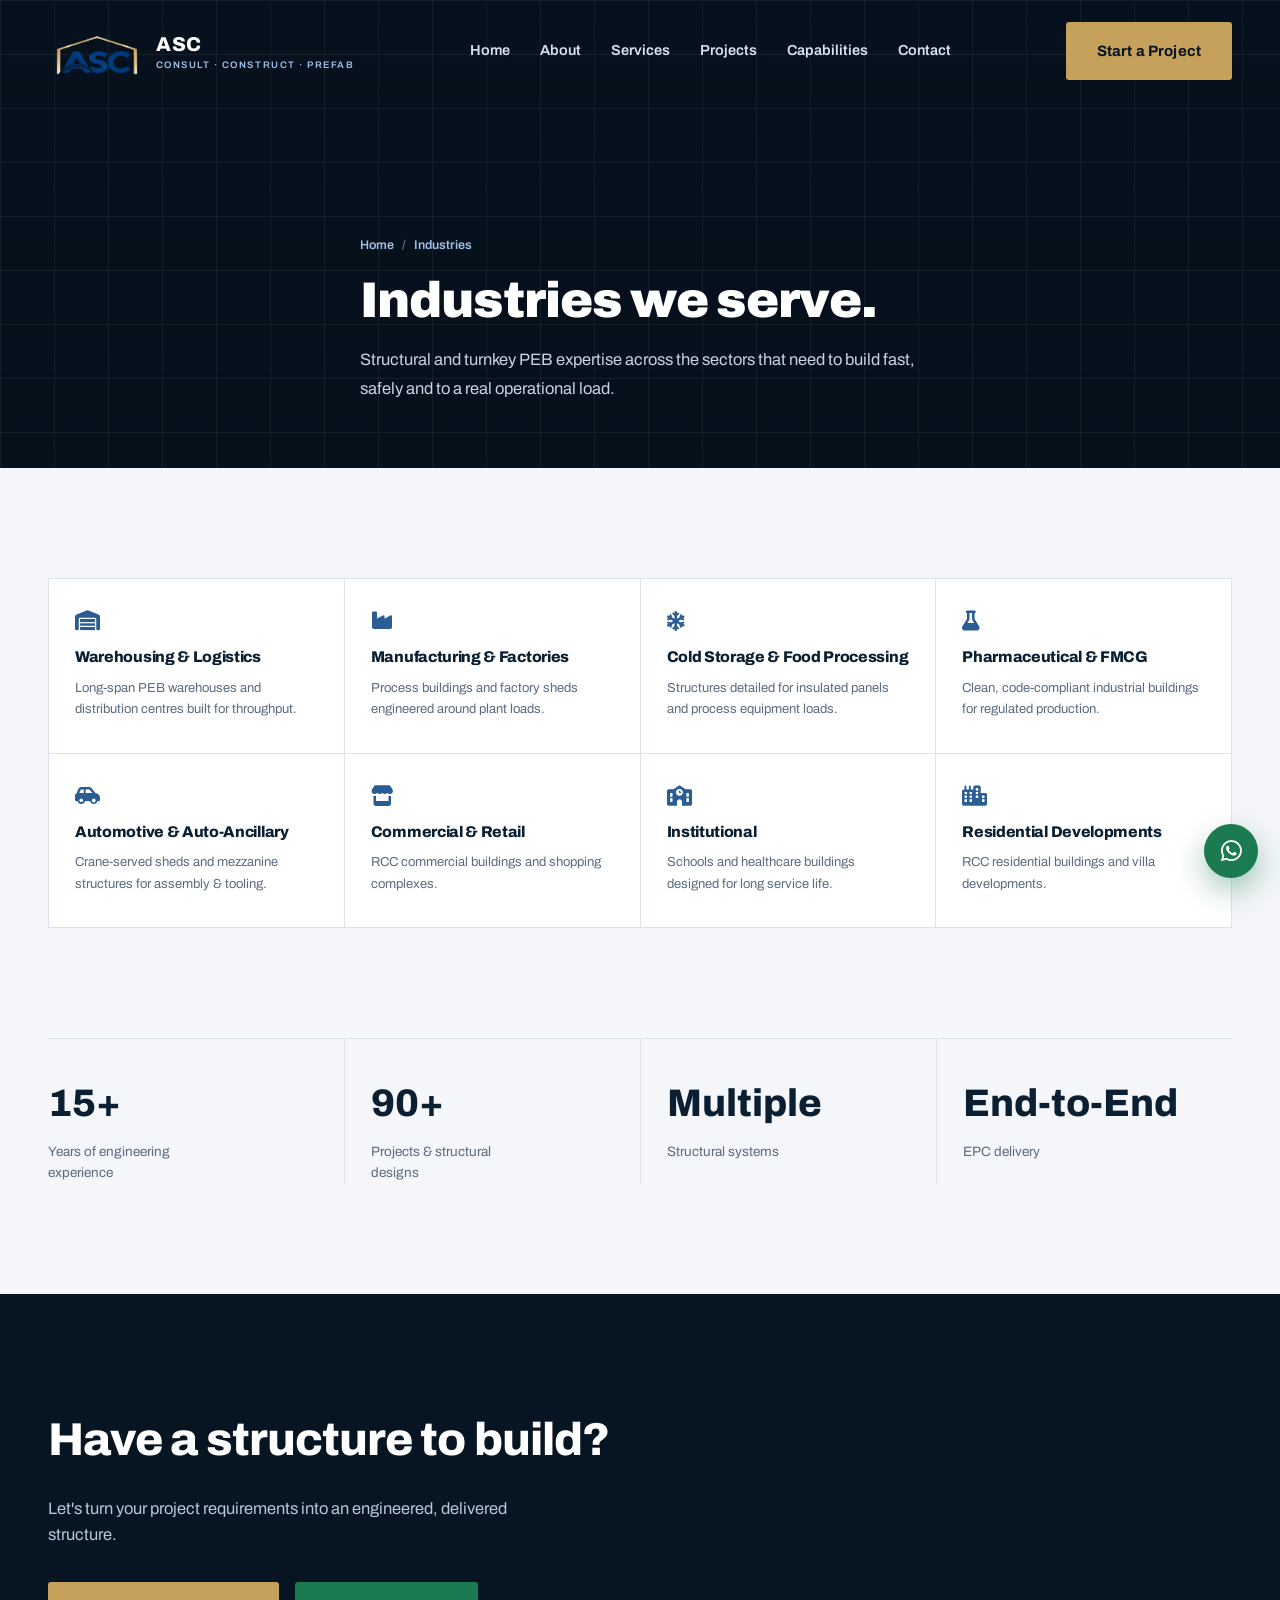
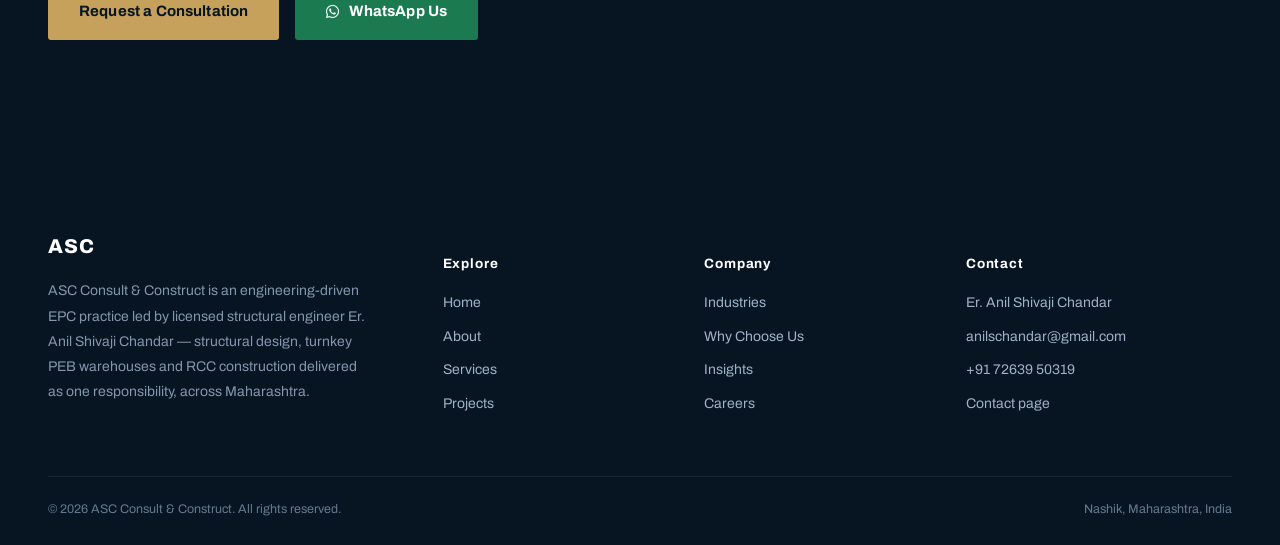
<file: industries.html>
<!doctype html>
<html lang="en">
<head>
<meta charset="utf-8">
<meta name="viewport" content="width=device-width,initial-scale=1">
<title>Industries We Serve — Warehousing, Manufacturing, Cold Storage & More | ASC Consult & Construct</title>
<meta name="description" content="ASC Consult & Construct designs and builds for warehousing & logistics, manufacturing, cold storage, pharma & FMCG, automotive, commercial, institutional and residential clients across Maharashtra.">
<meta property="og:title" content="Industries We Serve — Warehousing, Manufacturing, Cold Storage & More | ASC Consult & Construct">
<meta property="og:description" content="ASC Consult & Construct designs and builds for warehousing & logistics, manufacturing, cold storage, pharma & FMCG, automotive, commercial, institutional and residential clients across Maharashtra.">
<meta name="twitter:card" content="summary_large_image">
<link rel="preconnect" href="https://fonts.googleapis.com">
<link rel="preconnect" href="https://fonts.gstatic.com" crossorigin>
<link href="https://fonts.googleapis.com/css2?family=Archivo:wght@400;500;600;700;800;900&display=swap" rel="stylesheet">
<link href="https://cdnjs.cloudflare.com/ajax/libs/font-awesome/6.5.2/css/all.min.css" rel="stylesheet">
<link rel="stylesheet" href="css/style.css">
</head>
<body>
<a class="skip-link" href="#main">Skip to content</a>
<div class="progress-bar" id="progressBar"></div>
<header class="nav" id="siteNav">
  <div class="container nav-inner">
  <a href="index.html" class="logo" aria-label="ASC Consult & Construct home">
  <img src="images\logo\logo.png" alt="ASC Consult & Construct" class="site-logo">
  <span>
    <span class="logo-word">ASC</span>
    <span class="logo-sub">CONSULT &middot; CONSTRUCT &middot; PREFAB</span>
  </span>
</a>
    <nav class="nav-links" aria-label="Primary">
      <a href="index.html">Home</a>
      <a href="about.html">About</a>
      <a href="services.html">Services</a>
      <a href="projects.html">Projects</a>
      <a href="why-choose-us.html">Capabilities</a>
      <a href="contact.html">Contact</a>
    </nav>
    <div class="nav-cta">
      <a href="contact.html" class="btn btn-primary">Start a Project</a>
      <button class="nav-toggle" id="navToggle" aria-label="Open menu" aria-expanded="false" aria-controls="mobilePanel">
        <i class="fa-solid fa-bars"></i>
      </button>
    </div>
  </div>
</header>
<div class="mobile-panel" id="mobilePanel">
  <div class="mobile-panel-head">
    <span class="logo-word" style="color:#fff">ASC</span>
    <button class="mobile-panel-close" id="mobileClose" aria-label="Close menu"><i class="fa-solid fa-xmark"></i></button>
  </div>
  <a href="index.html">Home</a>
  <a href="about.html">About</a>
  <a href="services.html">Services</a>
  <a href="projects.html">Projects</a>
  <a href="index.html#engineering">Engineering</a>
  <a href="why-choose-us.html">Capabilities</a>
  <a href="contact.html">Contact</a>
  <a href="contact.html" class="btn btn-primary">Start a Project</a>
</div>
<main id="main">
<section class="page-hero">
    <div class="page-hero-photo-wrap">
      <div class="page-hero-photo" style="background-image:url('https://images.unsplash.com/photo-1503387762-592deb58ef4e?auto=format&fit=crop&w=2000&q=80')"></div>
    </div>
    <div class="page-hero-grid" aria-hidden="true"></div>
    <div class="container">
      <div class="page-hero-inner">
        <div class="breadcrumb"><a href="index.html">Home</a><span>/</span>Industries</div>
        <h1>Industries we serve.</h1>
        <p>Structural and turnkey PEB expertise across the sectors that need to build fast, safely and to a real operational load.</p>
      </div>
    </div>
  </section>

  <section class="section">
    <div class="container">
      <div class="industry-grid">
        <div class="industry-card"><i class="fa-solid fa-warehouse"></i><h3>Warehousing &amp; Logistics</h3><p>Long-span PEB warehouses and distribution centres built for throughput.</p></div>
        <div class="industry-card"><i class="fa-solid fa-industry"></i><h3>Manufacturing &amp; Factories</h3><p>Process buildings and factory sheds engineered around plant loads.</p></div>
        <div class="industry-card"><i class="fa-solid fa-snowflake"></i><h3>Cold Storage &amp; Food Processing</h3><p>Structures detailed for insulated panels and process equipment loads.</p></div>
        <div class="industry-card"><i class="fa-solid fa-flask"></i><h3>Pharmaceutical &amp; FMCG</h3><p>Clean, code-compliant industrial buildings for regulated production.</p></div>
        <div class="industry-card"><i class="fa-solid fa-car-side"></i><h3>Automotive &amp; Auto-Ancillary</h3><p>Crane-served sheds and mezzanine structures for assembly &amp; tooling.</p></div>
        <div class="industry-card"><i class="fa-solid fa-store"></i><h3>Commercial &amp; Retail</h3><p>RCC commercial buildings and shopping complexes.</p></div>
        <div class="industry-card"><i class="fa-solid fa-school"></i><h3>Institutional</h3><p>Schools and healthcare buildings designed for long service life.</p></div>
        <div class="industry-card"><i class="fa-solid fa-city"></i><h3>Residential Developments</h3><p>RCC residential buildings and villa developments.</p></div>
      </div>
    </div>
  </section>

  <section class="section" style="padding-top:0;">
    <div class="container">
      <div class="stats-row">
        <div class="stat"><span class="num" data-count="15" data-suffix="+">0</span><span class="lbl">Years of engineering experience</span></div>
        <div class="stat"><span class="num" data-count="100" data-suffix="+">0</span><span class="lbl">Projects &amp; structural designs</span></div>
        <div class="stat"><span class="num" data-static="Multiple">0</span><span class="lbl">Structural systems</span></div>
        <div class="stat"><span class="num" data-static="End-to-End">0</span><span class="lbl">EPC delivery</span></div>
      </div>
    </div>
  </section>

  <section class="section cta-band">
  <div class="container">
    <h2>Have a structure to build?</h2>
    <p>Let's turn your project requirements into an engineered, delivered structure.</p>
    <div class="cta-actions">
      <a href="contact.html" class="btn btn-primary">Request a Consultation</a>
      <a href="https://wa.me/918698947700" target="_blank" rel="noopener" class="btn btn-whatsapp"><i class="fa-brands fa-whatsapp"></i>WhatsApp Us</a>
    </div>
  </div>
</section>
</main>
<footer class="footer">
  <div class="container">
    <div class="footer-grid">
      <div class="footer-brand">
        <span class="logo-word">ASC</span>
        <p>ASC Consult &amp; Construct is an engineering-driven EPC practice led by licensed structural engineer Er. Anil Shivaji Chandar &mdash; structural design, turnkey PEB warehouses and RCC construction delivered as one responsibility, across Maharashtra.</p>
      </div>
      <div>
        <h5>Explore</h5>
        <ul>
          <li><a href="index.html">Home</a></li>
          <li><a href="about.html">About</a></li>
          <li><a href="services.html">Services</a></li>
          <li><a href="projects.html">Projects</a></li>
        </ul>
      </div>
      <div>
        <h5>Company</h5>
        <ul>
          <li><a href="industries.html">Industries</a></li>
          <li><a href="why-choose-us.html">Why Choose Us</a></li>
          <li><a href="insights.html">Insights</a></li>
          <li><a href="careers.html">Careers</a></li>
        </ul>
      </div>
      <div>
        <h5>Contact</h5>
        <ul>
          <li>Er. Anil Shivaji Chandar</li>
          <li><a href="mailto:anilschandar@gmail.com">anilschandar@gmail.com</a></li>
          <li><a href="tel:+917263950319">+91 72639 50319</a></li>
          <li><a href="contact.html">Contact page</a></li>
        </ul>
      </div>
    </div>
    <hr>
    <div class="bottom">
      <span>&copy; 2026 ASC Consult &amp; Construct. All rights reserved.</span>
      <span>Nashik, Maharashtra, India</span>
    </div>
  </div>
</footer>
<a class="floating-wa" href="https://wa.me/918698947700" target="_blank" rel="noopener" aria-label="Chat on WhatsApp"><i class="fa-brands fa-whatsapp"></i></a>
<button class="back-top" id="backTop" aria-label="Back to top"><i class="fa-solid fa-arrow-up"></i></button>
<script src="js/script.js"></script>
</body>
</html>
</file>
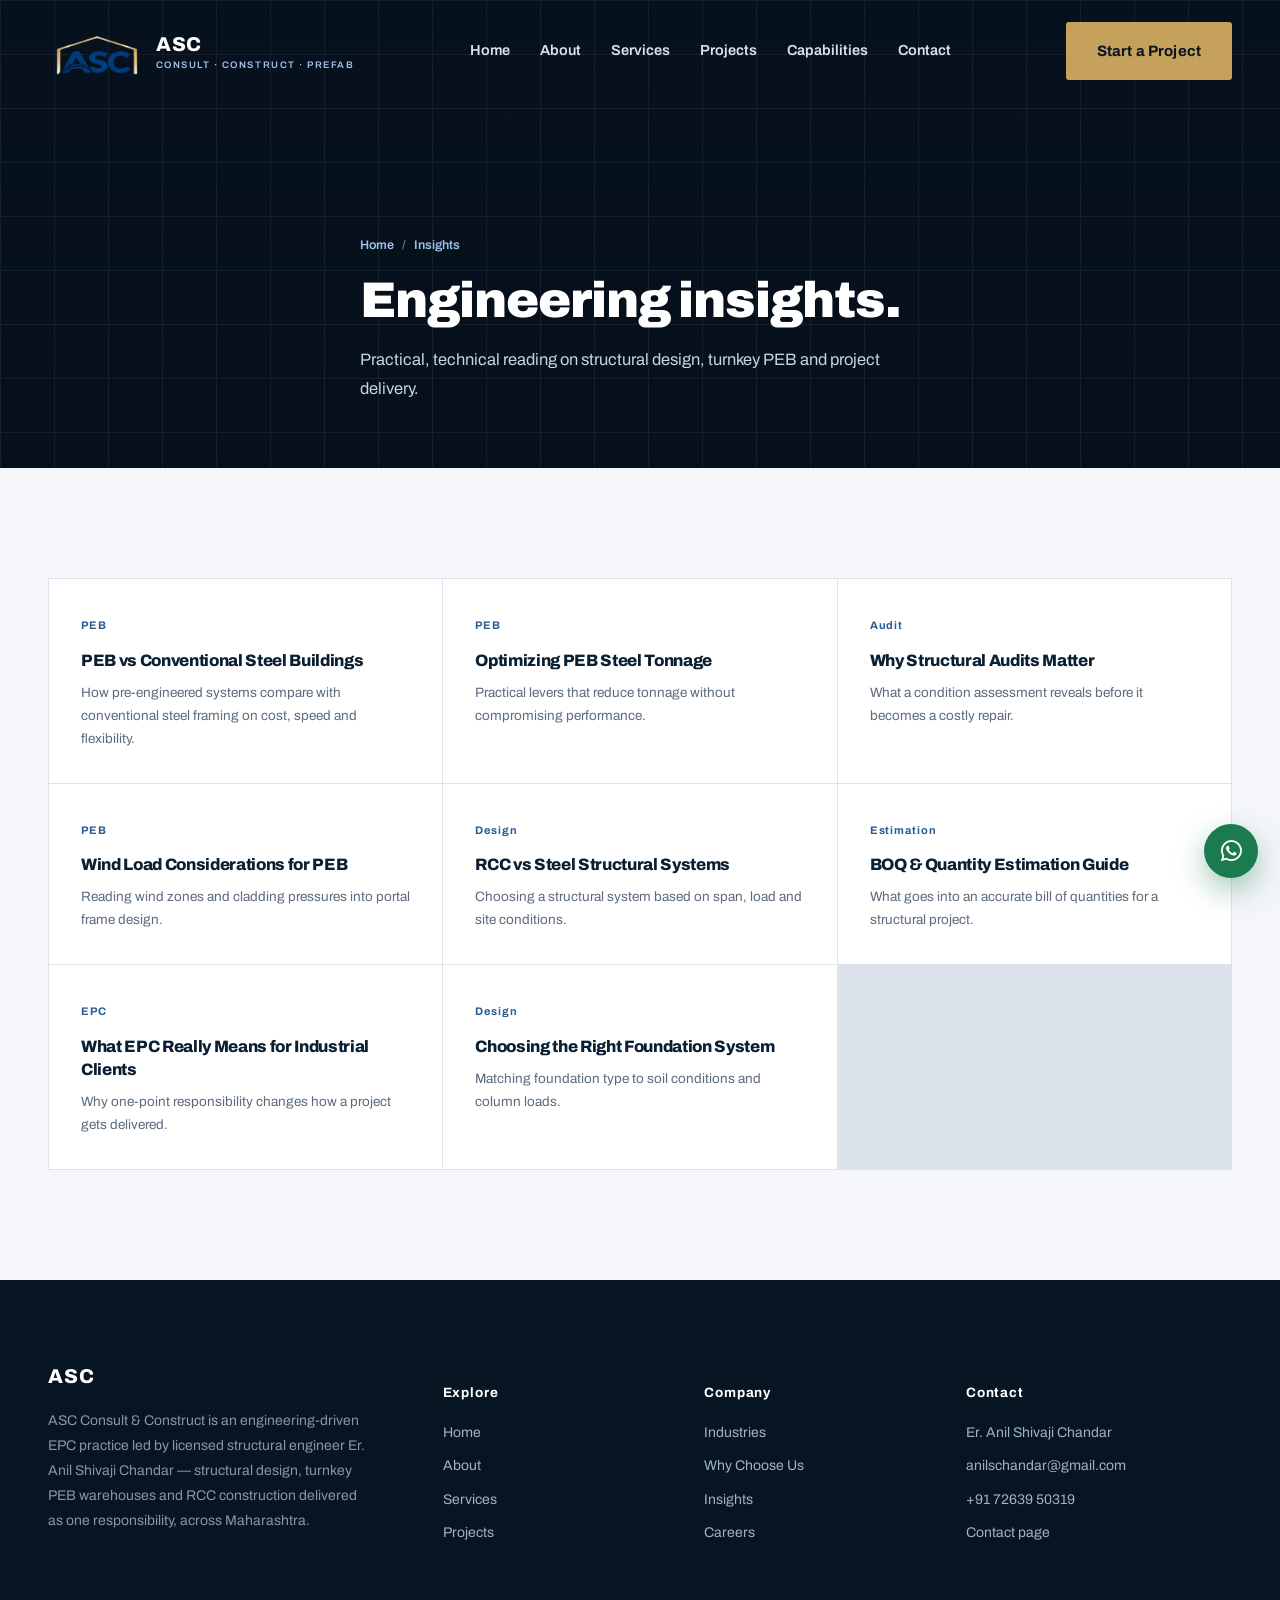
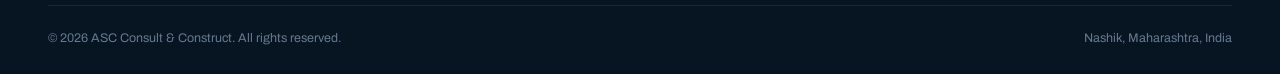
<file: insights.html>
<!doctype html>
<html lang="en">
<head>
<meta charset="utf-8">
<meta name="viewport" content="width=device-width,initial-scale=1">
<title>Insights — Structural Engineering & Turnkey PEB | ASC Consult & Construct</title>
<meta name="description" content="Practical engineering insights on structural design, turnkey PEB warehouses, structural audits and project delivery from ASC Consult & Construct.">
<meta property="og:title" content="Insights — Structural Engineering & Turnkey PEB | ASC Consult & Construct">
<meta property="og:description" content="Practical engineering insights on structural design, turnkey PEB warehouses, structural audits and project delivery from ASC Consult & Construct.">
<meta name="twitter:card" content="summary_large_image">
<link rel="preconnect" href="https://fonts.googleapis.com">
<link rel="preconnect" href="https://fonts.gstatic.com" crossorigin>
<link href="https://fonts.googleapis.com/css2?family=Archivo:wght@400;500;600;700;800;900&display=swap" rel="stylesheet">
<link href="https://cdnjs.cloudflare.com/ajax/libs/font-awesome/6.5.2/css/all.min.css" rel="stylesheet">
<link rel="stylesheet" href="css/style.css">
</head>
<body>
<a class="skip-link" href="#main">Skip to content</a>
<div class="progress-bar" id="progressBar"></div>
<header class="nav" id="siteNav">
  <div class="container nav-inner">
  <a href="index.html" class="logo" aria-label="ASC Consult & Construct home">
 <img src="images\logo\logo.png" alt="ASC Consult & Construct" class="site-logo">
  <span>
    <span class="logo-word">ASC</span>
    <span class="logo-sub">CONSULT &middot; CONSTRUCT &middot; PREFAB</span>
  </span>
</a>
    <nav class="nav-links" aria-label="Primary">
      <a href="index.html">Home</a>
      <a href="about.html">About</a>
      <a href="services.html">Services</a>
      <a href="projects.html">Projects</a>
      <a href="why-choose-us.html">Capabilities</a>
      <a href="contact.html">Contact</a>
    </nav>
    <div class="nav-cta">
      <a href="contact.html" class="btn btn-primary">Start a Project</a>
      <button class="nav-toggle" id="navToggle" aria-label="Open menu" aria-expanded="false" aria-controls="mobilePanel">
        <i class="fa-solid fa-bars"></i>
      </button>
    </div>
  </div>
</header>
<div class="mobile-panel" id="mobilePanel">
  <div class="mobile-panel-head">
    <span class="logo-word" style="color:#fff">ASC</span>
    <button class="mobile-panel-close" id="mobileClose" aria-label="Close menu"><i class="fa-solid fa-xmark"></i></button>
  </div>
  <a href="index.html">Home</a>
  <a href="about.html">About</a>
  <a href="services.html">Services</a>
  <a href="projects.html">Projects</a>
  <a href="index.html#engineering">Engineering</a>
  <a href="why-choose-us.html">Capabilities</a>
  <a href="contact.html">Contact</a>
  <a href="contact.html" class="btn btn-primary">Start a Project</a>
</div>
<main id="main">
<section class="page-hero">
    <div class="page-hero-photo-wrap">
      <div class="page-hero-photo" style="background-image:url('https://images.unsplash.com/photo-1497366754035-f200968a6e72?auto=format&fit=crop&w=2000&q=80')"></div>
    </div>
    <div class="page-hero-grid" aria-hidden="true"></div>
    <div class="container">
      <div class="page-hero-inner">
        <div class="breadcrumb"><a href="index.html">Home</a><span>/</span>Insights</div>
        <h1>Engineering insights.</h1>
        <p>Practical, technical reading on structural design, turnkey PEB and project delivery.</p>
      </div>
    </div>
  </section>

  <section class="section">
    <div class="container">
      <div class="insights-grid">
        <article class="insight-card"><span class="tag">PEB</span><h3>PEB vs Conventional Steel Buildings</h3><p>How pre-engineered systems compare with conventional steel framing on cost, speed and flexibility.</p></article>
        <article class="insight-card"><span class="tag">PEB</span><h3>Optimizing PEB Steel Tonnage</h3><p>Practical levers that reduce tonnage without compromising performance.</p></article>
        <article class="insight-card"><span class="tag">Audit</span><h3>Why Structural Audits Matter</h3><p>What a condition assessment reveals before it becomes a costly repair.</p></article>
        <article class="insight-card"><span class="tag">PEB</span><h3>Wind Load Considerations for PEB</h3><p>Reading wind zones and cladding pressures into portal frame design.</p></article>
        <article class="insight-card"><span class="tag">Design</span><h3>RCC vs Steel Structural Systems</h3><p>Choosing a structural system based on span, load and site conditions.</p></article>
        <article class="insight-card"><span class="tag">Estimation</span><h3>BOQ &amp; Quantity Estimation Guide</h3><p>What goes into an accurate bill of quantities for a structural project.</p></article>
        <article class="insight-card"><span class="tag">EPC</span><h3>What EPC Really Means for Industrial Clients</h3><p>Why one-point responsibility changes how a project gets delivered.</p></article>
        <article class="insight-card"><span class="tag">Design</span><h3>Choosing the Right Foundation System</h3><p>Matching foundation type to soil conditions and column loads.</p></article>
      </div>
    </div>
  </section>
</main>
<footer class="footer">
  <div class="container">
    <div class="footer-grid">
      <div class="footer-brand">
        <span class="logo-word">ASC</span>
        <p>ASC Consult &amp; Construct is an engineering-driven EPC practice led by licensed structural engineer Er. Anil Shivaji Chandar &mdash; structural design, turnkey PEB warehouses and RCC construction delivered as one responsibility, across Maharashtra.</p>
      </div>
      <div>
        <h5>Explore</h5>
        <ul>
          <li><a href="index.html">Home</a></li>
          <li><a href="about.html">About</a></li>
          <li><a href="services.html">Services</a></li>
          <li><a href="projects.html">Projects</a></li>
        </ul>
      </div>
      <div>
        <h5>Company</h5>
        <ul>
          <li><a href="industries.html">Industries</a></li>
          <li><a href="why-choose-us.html">Why Choose Us</a></li>
          <li><a href="insights.html">Insights</a></li>
          <li><a href="careers.html">Careers</a></li>
        </ul>
      </div>
      <div>
        <h5>Contact</h5>
        <ul>
          <li>Er. Anil Shivaji Chandar</li>
          <li><a href="mailto:anilschandar@gmail.com">anilschandar@gmail.com</a></li>
          <li><a href="tel:+917263950319">+91 72639 50319</a></li>
          <li><a href="contact.html">Contact page</a></li>
        </ul>
      </div>
    </div>
    <hr>
    <div class="bottom">
      <span>&copy; 2026 ASC Consult &amp; Construct. All rights reserved.</span>
      <span>Nashik, Maharashtra, India</span>
    </div>
  </div>
</footer>
<a class="floating-wa" href="https://wa.me/918698947700" target="_blank" rel="noopener" aria-label="Chat on WhatsApp"><i class="fa-brands fa-whatsapp"></i></a>
<button class="back-top" id="backTop" aria-label="Back to top"><i class="fa-solid fa-arrow-up"></i></button>
<script src="js/script.js"></script>
</body>
</html>
</file>
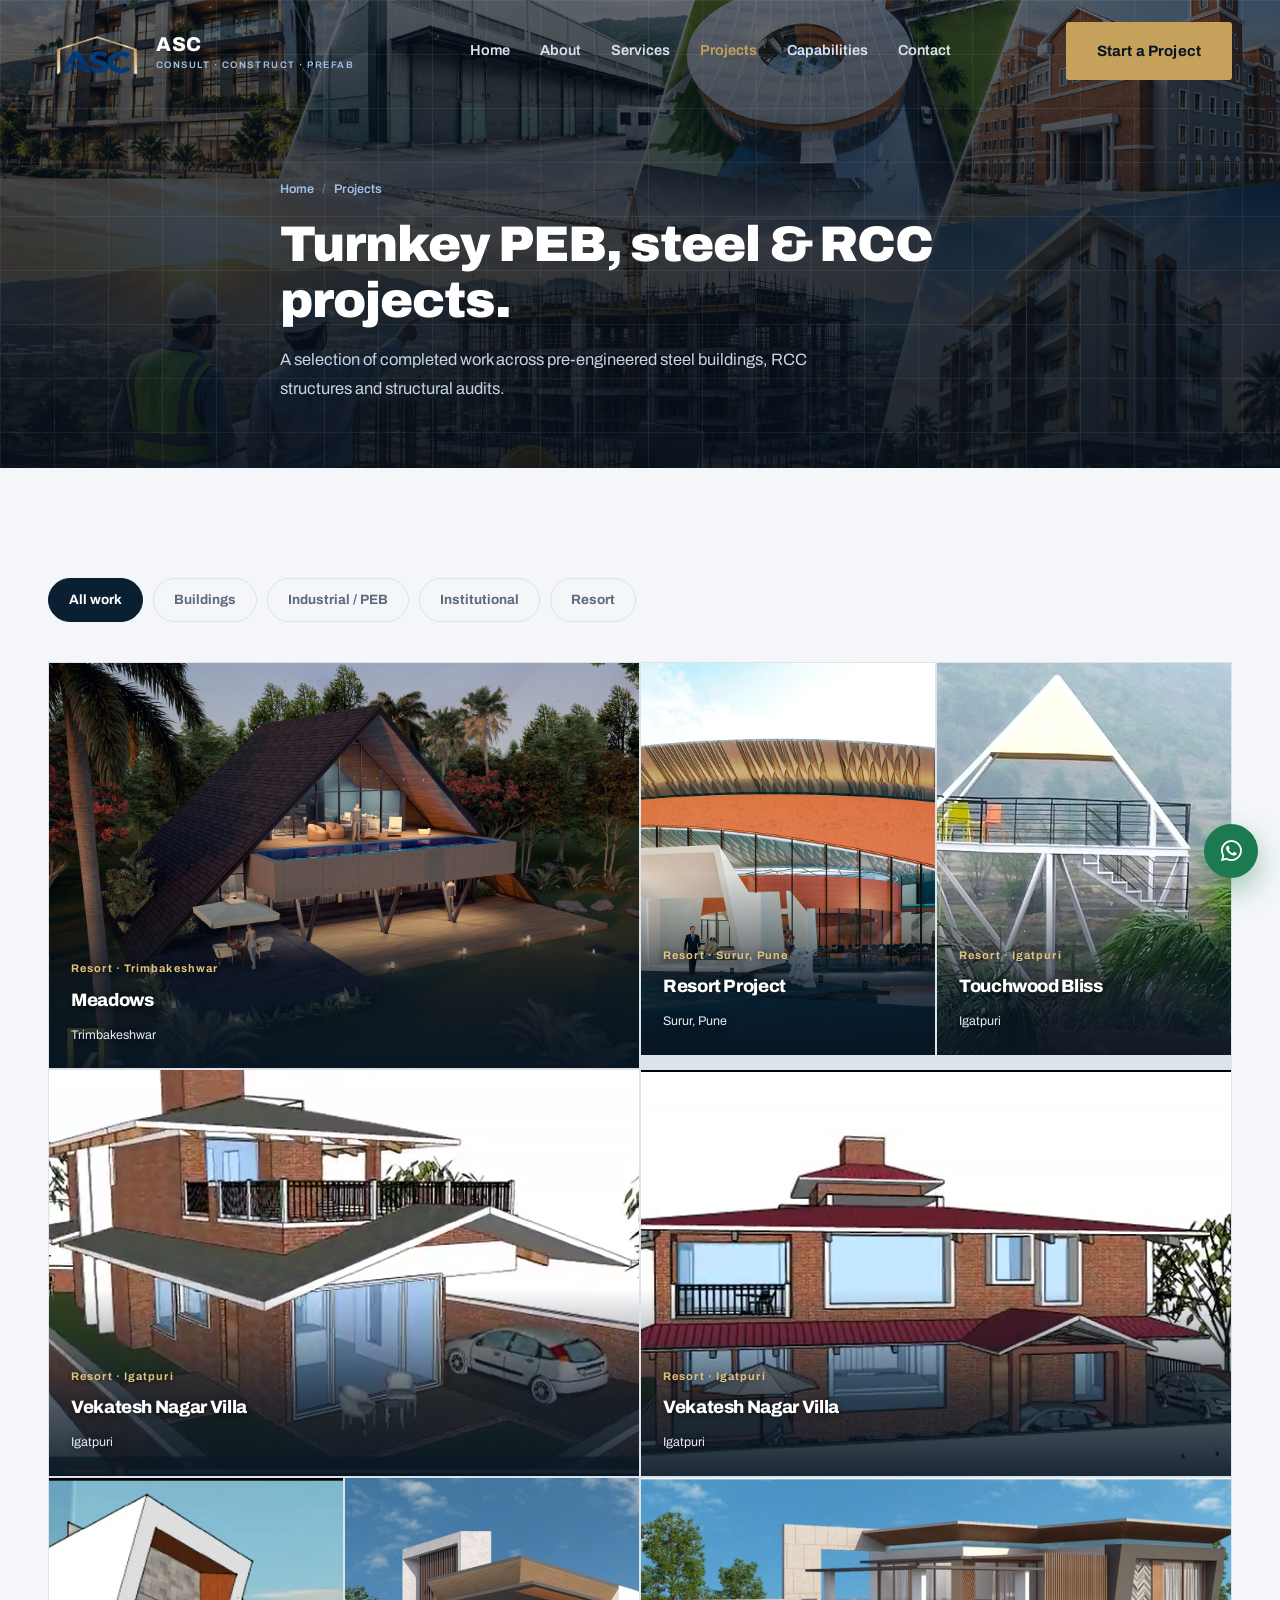
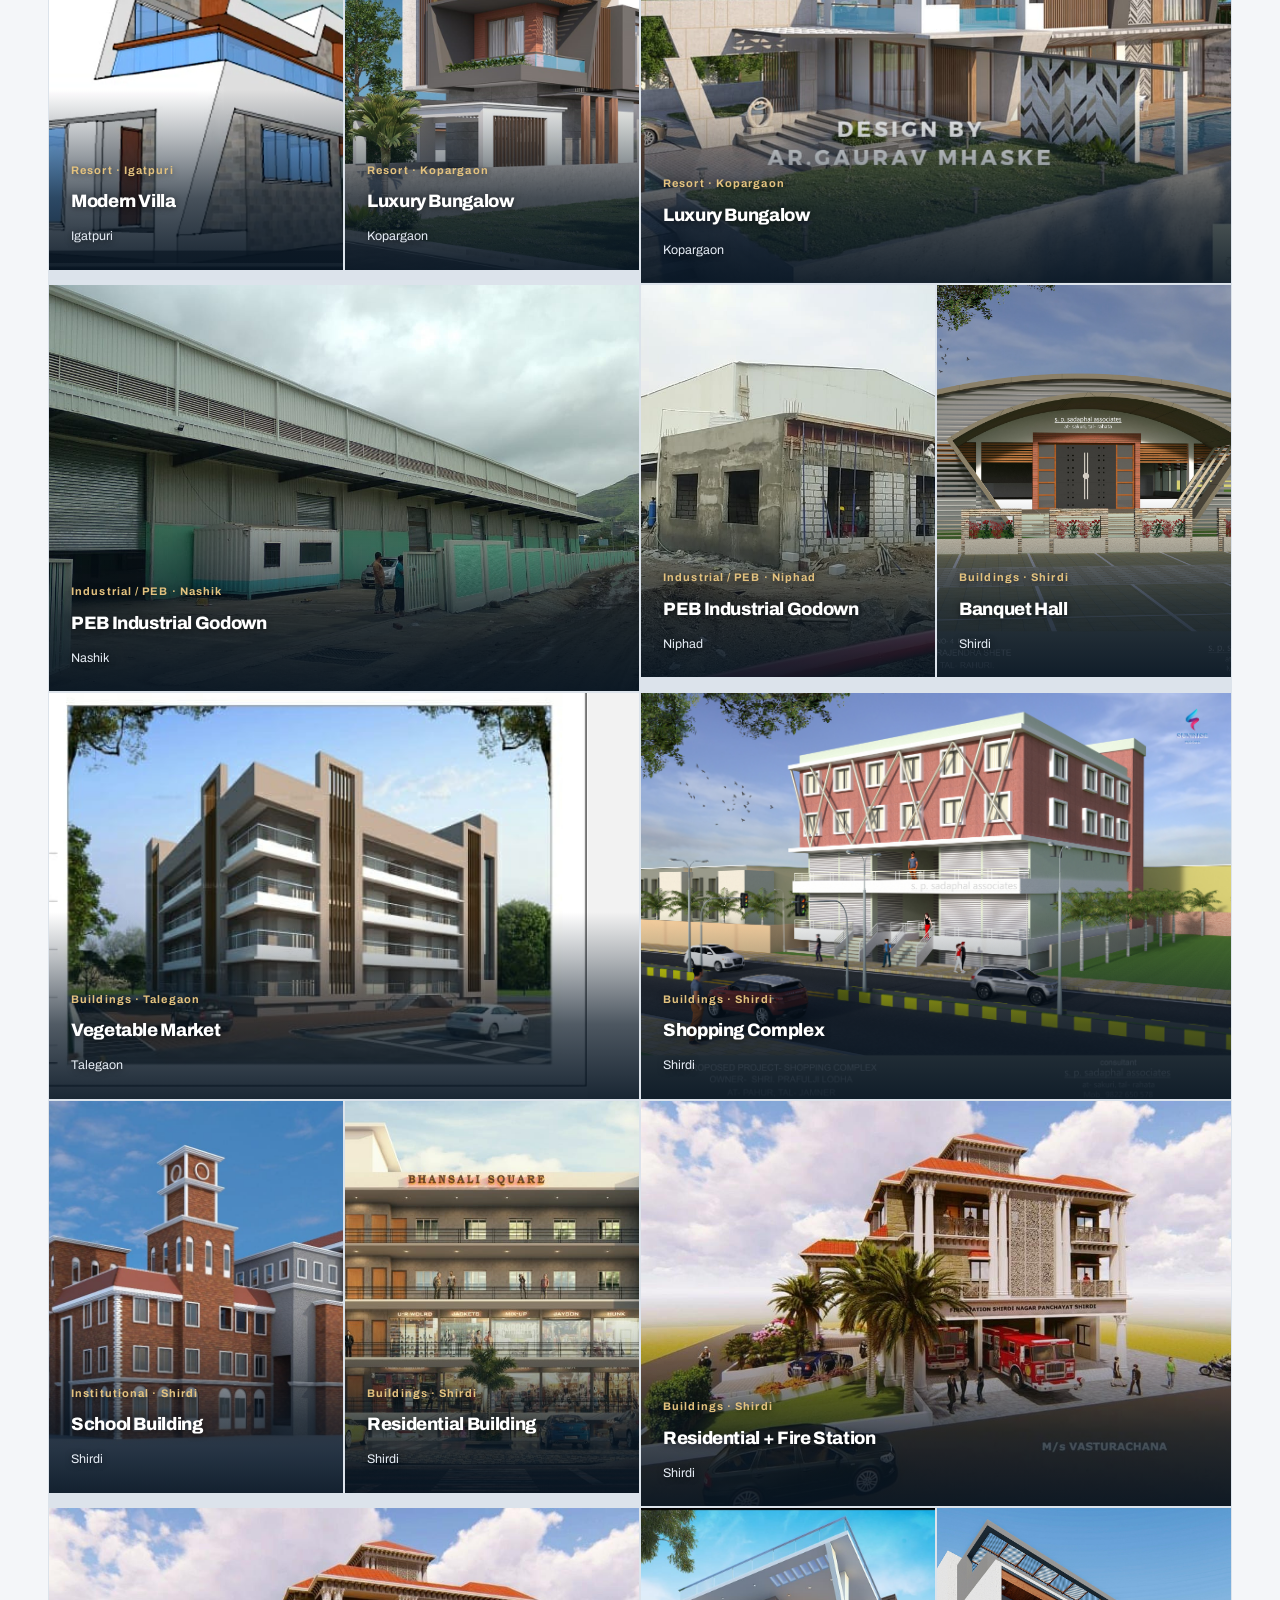
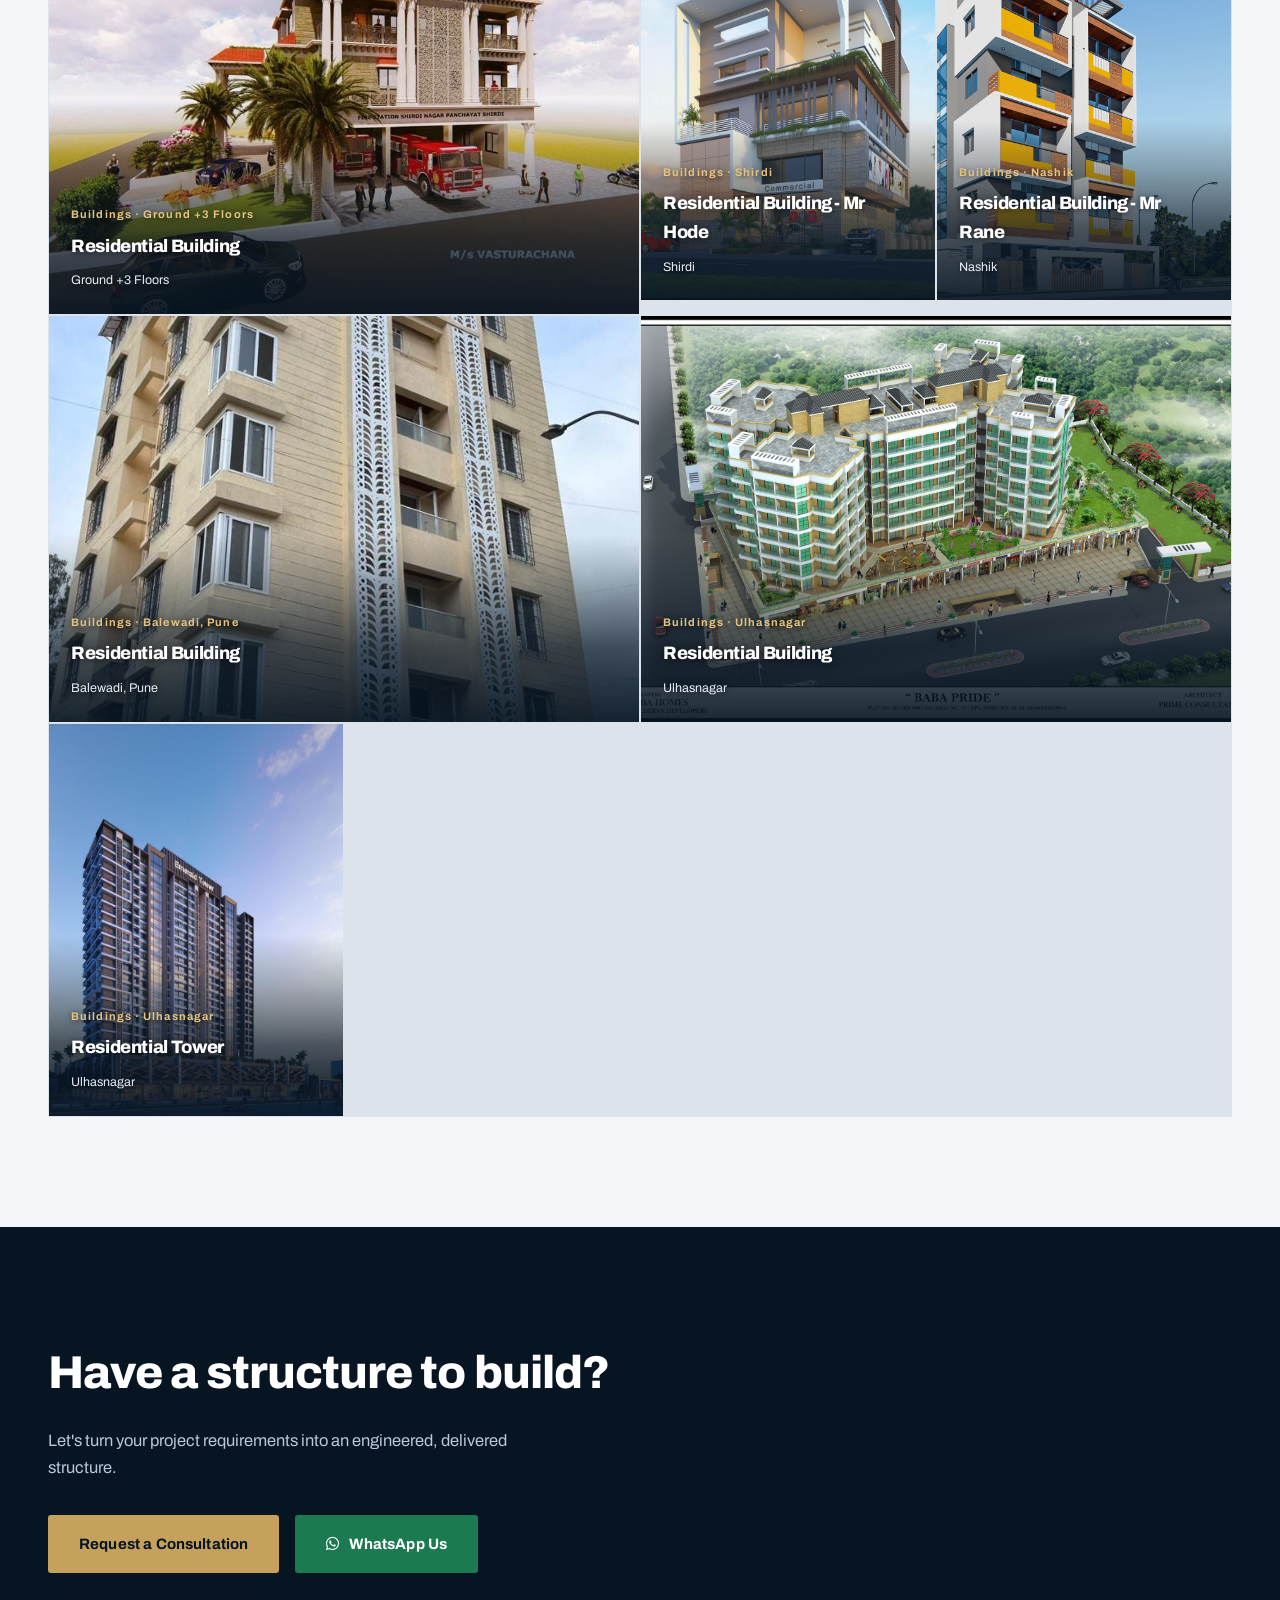
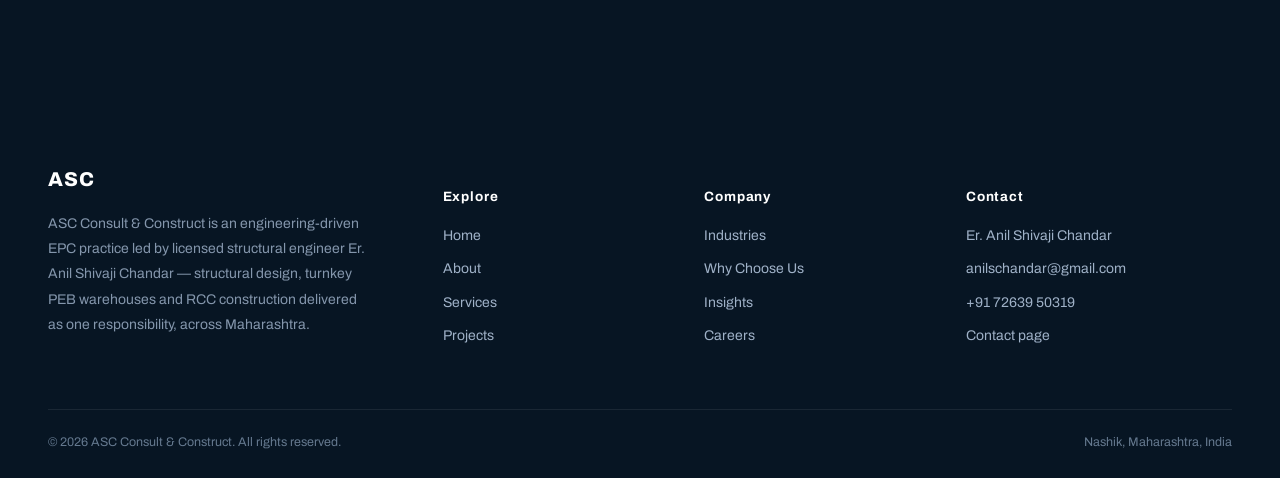
<file: projects.html>
<!doctype html>
<html lang="en">
<head>
<meta charset="utf-8">
<meta name="viewport" content="width=device-width,initial-scale=1">
<title>Projects — Turnkey PEB Warehouses, Steel & RCC | ASC Consult & Construct</title>
<meta name="description" content="Selected turnkey PEB warehouses, industrial sheds, steel and RCC structural projects delivered by ASC Consult & Construct across Maharashtra.">
<meta property="og:title" content="Projects — Turnkey PEB Warehouses, Steel & RCC | ASC Consult & Construct">
<meta property="og:description" content="Selected turnkey PEB warehouses, industrial sheds, steel and RCC structural projects delivered by ASC Consult & Construct across Maharashtra.">
<meta name="twitter:card" content="summary_large_image">
<link rel="preconnect" href="https://fonts.googleapis.com">
<link rel="preconnect" href="https://fonts.gstatic.com" crossorigin>
<link href="https://fonts.googleapis.com/css2?family=Archivo:wght@400;500;600;700;800;900&display=swap" rel="stylesheet">
<link href="https://cdnjs.cloudflare.com/ajax/libs/font-awesome/6.5.2/css/all.min.css" rel="stylesheet">
<link rel="stylesheet" href="css/style.css">
</head>
<body>
<a class="skip-link" href="#main">Skip to content</a>
<div class="progress-bar" id="progressBar"></div>
<header class="nav" id="siteNav">
  <div class="container nav-inner">
   <a href="index.html" class="logo" aria-label="ASC Consult & Construct home">
  <!-- Error Fixed: Changed \ to / -->
  <img src="images/logo/logo.png" alt="ASC Consult & Construct" class="site-logo">
  <span>
    <span class="logo-word">ASC</span>
    <span class="logo-sub">CONSULT &middot; CONSTRUCT &middot; PREFAB</span>
  </span>
</a>
    <nav class="nav-links" aria-label="Primary">
      <a href="index.html">Home</a>
      <a href="about.html">About</a>
      <a href="services.html">Services</a>
      <a href="projects.html" class="active">Projects</a>
      <a href="why-choose-us.html">Capabilities</a>
      <a href="contact.html">Contact</a>
    </nav>
    <div class="nav-cta">
      <a href="contact.html" class="btn btn-primary">Start a Project</a>
      <button class="nav-toggle" id="navToggle" aria-label="Open menu" aria-expanded="false" aria-controls="mobilePanel">
        <i class="fa-solid fa-bars"></i>
      </button>
    </div>
  </div>
</header>
<div class="mobile-panel" id="mobilePanel">
  <div class="mobile-panel-head">
    <span class="logo-word" style="color:#fff">ASC</span>
    <button class="mobile-panel-close" id="mobileClose" aria-label="Close menu"><i class="fa-solid fa-xmark"></i></button>
  </div>
  <a href="index.html">Home</a>
  <a href="about.html">About</a>
  <a href="services.html">Services</a>
  <a href="projects.html">Projects</a>
  <a href="why-choose-us.html">Capabilities</a>
  <a href="contact.html">Contact</a>
  <a href="contact.html" class="btn btn-primary">Start a Project</a>
</div>
<main id="main">
<section class="page-hero">
    <div class="page-hero-photo-wrap">
      <div class="page-hero-photo" style="background-image:url('images/projectshero.png')"></div>
    </div>
    <div class="page-hero-grid" aria-hidden="true"></div>
    <div class="container">
      <div class="page-hero-inner">
        <div class="breadcrumb"><a href="index.html">Home</a><span>/</span>Projects</div>
        <h1>Turnkey PEB, steel &amp; RCC projects.</h1>
        <p>A selection of completed work across pre-engineered steel buildings, RCC structures and structural audits.</p>
      </div>
    </div>
  </section>

  <section class="section">
    <div class="container">
      <div class="filter-row" id="filterRow">
        <button class="filter-btn active" data-filter="all">All work</button>
        <button class="filter-btn" data-filter="residential">Buildings</button>
        <button class="filter-btn" data-filter="industrial">Industrial / PEB</button>
        <button class="filter-btn" data-filter="institutional">Institutional</button>
        <button class="filter-btn" data-filter="resort">Resort</button>
      </div>
      <div class="projects-grid" id="projectsGrid">
        <article class="project-card" data-category="resort">
          <img src="images/projects/Resort_Meadows_Trimbakeshwar.jpeg" alt="Meadows, Trimbakeshwar" loading="lazy">
          <div class="project-meta"><span class="project-tag">Resort &middot; Trimbakeshwar</span><h3>Meadows</h3><span class="sys">Trimbakeshwar</span></div>
        </article>
        <article class="project-card" data-category="resort">
          <!-- Error Fixed: Changed .jpeg to .jpg -->
          <img src="images/projects/surur-resort.jpeg" alt="Resort Project, Surur, Pune" loading="lazy">
          <div class="project-meta"><span class="project-tag">Resort &middot; Surur, Pune</span><h3>Resort Project</h3><span class="sys">Surur, Pune</span></div>
        </article>
        <article class="project-card" data-category="resort">
          <img src="images/projects/touchwood-bliss Igatpuri.jpeg" alt="Touchwood Bliss, Igatpuri" loading="lazy">
          <div class="project-meta"><span class="project-tag">Resort &middot; Igatpuri</span><h3>Touchwood Bliss</h3><span class="sys">Igatpuri</span></div>
        </article>
        <article class="project-card" data-category="resort">
          <img src="images/projects/Resort_Vekatesh_Nagar_Igatpuri.png" alt="Vekatesh Nagar Villa, Igatpuri" loading="lazy">
          <div class="project-meta"><span class="project-tag">Resort &middot; Igatpuri</span><h3>Vekatesh Nagar Villa</h3><span class="sys">Igatpuri</span></div>
        </article>
        <article class="project-card" data-category="resort">
          <img src="images/projects/Resort_Vekatesh_Nagar_Igatpuri2.png" alt="Vekatesh Nagar Villa, Igatpuri" loading="lazy">
          <div class="project-meta"><span class="project-tag">Resort &middot; Igatpuri</span><h3>Vekatesh Nagar Villa</h3><span class="sys">Igatpuri</span></div>
        </article>
        <article class="project-card" data-category="resort">
          <img src="images/projects/Resort_Vekatesh_Nagar_Igatpuri3.png" alt="Modern Villa, Igatpuri" loading="lazy">
          <div class="project-meta"><span class="project-tag">Resort &middot; Igatpuri</span><h3>Modern Villa</h3><span class="sys">Igatpuri</span></div>
        </article>
        <article class="project-card" data-category="resort">
          <img src="images/projects/Resort_Bungalow_Kopargaon2.png" alt="Luxury Bungalow, Kopargaon" loading="lazy">
          <div class="project-meta"><span class="project-tag">Resort &middot; Kopargaon</span><h3>Luxury Bungalow</h3><span class="sys">Kopargaon</span></div>
        </article>
        <article class="project-card" data-category="resort">
          <img src="images/projects/Resort_Bungalow_Kopargaon3.png" alt="Luxury Bungalow, Kopargaon" loading="lazy">
          <div class="project-meta"><span class="project-tag">Resort &middot; Kopargaon</span><h3>Luxury Bungalow</h3><span class="sys">Kopargaon</span></div>
        </article>
        <article class="project-card" data-category="industrial">
          <!-- Error Fixed: Updated to Nashik2.jpeg -->
          <img src="images/projects/Industrial_PEB_Industrial_Godown_Nashik2.jpeg" alt="PEB Industrial Godown, Nashik" loading="lazy">
          <div class="project-meta"><span class="project-tag">Industrial / PEB &middot; Nashik</span><h3>PEB Industrial Godown</h3><span class="sys">Nashik</span></div>
        </article>
        <article class="project-card" data-category="industrial">
          <img src="images/projects/Industrial_PEB_Industrial_Godown_Niphad_Wine_Park_.jpeg" alt="PEB Industrial Godown, Niphad" loading="lazy">
          <div class="project-meta"><span class="project-tag">Industrial / PEB &middot; Niphad</span><h3>PEB Industrial Godown</h3><span class="sys">Niphad</span></div>
        </article>
        <article class="project-card" data-category="residential">
          <img src="images/projects/Commercial_Banquet_Hall_Shirdi.jpeg" alt="Banquet Hall, Shirdi" loading="lazy">
          <div class="project-meta"><span class="project-tag">Buildings &middot; Shirdi</span><h3>Banquet Hall</h3><span class="sys">Shirdi</span></div>
        </article>
        <article class="project-card" data-category="residential">
          <img src="images/projects/Commercial_Vegetable_Market_Talegaon_image_1.jpeg" alt="Vegetable Market, Talegaon" loading="lazy">
          <div class="project-meta"><span class="project-tag">Buildings &middot; Talegaon</span><h3>Vegetable Market</h3><span class="sys">Talegaon</span></div>
        </article>
        <article class="project-card" data-category="residential">
          <img src="images/projects/Commercial_Shopping_Complex_Shirdi_image_1.jpeg" alt="Shopping Complex, Shirdi" loading="lazy">
          <div class="project-meta"><span class="project-tag">Buildings &middot; Shirdi</span><h3>Shopping Complex</h3><span class="sys">Shirdi</span></div>
        </article>
        <article class="project-card" data-category="institutional">
          <img src="images/projects/Institutional_School_Building_Shirdi_Sanjivani_Academy_image_2.jpeg" alt="School Building, Shirdi" loading="lazy">
          <div class="project-meta"><span class="project-tag">Institutional &middot; Shirdi</span><h3>School Building</h3><span class="sys">Shirdi</span></div>
        </article>
        <article class="project-card" data-category="residential">
          <img src="images/projects/Residential_Residential_Building_Shirdi_G3.jpeg" alt="Residential Building, Shirdi" loading="lazy">
          <div class="project-meta"><span class="project-tag">Buildings &middot; Shirdi</span><h3>Residential Building</h3><span class="sys">Shirdi</span></div>
        </article>
        <article class="project-card" data-category="residential">
          <img src="images/projects/Residential_Residential_Building_Fire_Station_Shirdi_G3_image_1.jpeg" alt="Residential + Fire Station, Shirdi" loading="lazy">
          <div class="project-meta"><span class="project-tag">Buildings &middot; Shirdi</span><h3>Residential + Fire Station</h3><span class="sys">Shirdi</span></div>
        </article>
        <article class="project-card" data-category="residential">
          <img src="images/projects/Residential_Residential_Building_Fire_Station_Shirdi_G3_image_1.jpeg" alt="Residential Building, Ground +3 Floors" loading="lazy">
          <div class="project-meta"><span class="project-tag">Buildings &middot; Ground +3 Floors</span><h3>Residential Building</h3><span class="sys">Ground +3 Floors</span></div>
        </article>
        <article class="project-card" data-category="residential">
          <img src="images/projects/Residential_Residential_Building_Mr_Hode_G3_image_1.jpeg" alt="Residential Building - Mr Hode, Shirdi" loading="lazy">
          <div class="project-meta"><span class="project-tag">Buildings &middot; Shirdi</span><h3>Residential Building - Mr Hode</h3><span class="sys">Shirdi</span></div>
        </article>
        <article class="project-card" data-category="residential">
          <img src="images/projects/Residential_Residential_Building_Mr_Rane_Nashik_P4_image_1.jpeg" alt="Residential Building - Mr Rane, Nashik" loading="lazy">
          <div class="project-meta"><span class="project-tag">Buildings &middot; Nashik</span><h3>Residential Building - Mr Rane</h3><span class="sys">Nashik</span></div>
        </article>
        <article class="project-card" data-category="residential">
          <img src="images/projects/Residential_Residential_Building_Balewadi_Pune_P8_image_1.jpeg" alt="Residential Building, Balewadi, Pune" loading="lazy">
          <div class="project-meta"><span class="project-tag">Buildings &middot; Balewadi, Pune</span><h3>Residential Building</h3><span class="sys">Balewadi, Pune</span></div>
        </article>
        <article class="project-card" data-category="residential">
          <img src="images/projects/Residential_Residential_Building_Ulhasnagar_Basement_Podium_9_image_1.jpeg" alt="Residential Building, Ulhasnagar" loading="lazy">
          <div class="project-meta"><span class="project-tag">Buildings &middot; Ulhasnagar</span><h3>Residential Building</h3><span class="sys">Ulhasnagar</span></div>
        </article>
        <article class="project-card" data-category="residential">
          <img src="images/projects/Residential_Residential_Building_Ulhasnagar_Parking_Podium_22.jpeg" alt="Residential Tower, Ulhasnagar" loading="lazy">
          <div class="project-meta"><span class="project-tag">Buildings &middot; Ulhasnagar</span><h3>Residential Tower</h3><span class="sys">Ulhasnagar</span></div>
        </article>
      </div>
    </div>
  </section>

  <section class="section cta-band">
  <div class="container">
    <h2>Have a structure to build?</h2>
    <p>Let's turn your project requirements into an engineered, delivered structure.</p>
    <div class="cta-actions">
      <a href="contact.html" class="btn btn-primary">Request a Consultation</a>
      <a href="https://wa.me/918698947700" target="_blank" rel="noopener" class="btn btn-whatsapp"><i class="fa-brands fa-whatsapp"></i>WhatsApp Us</a>
    </div>
  </div>
</section>
</main>
<footer class="footer">
  <div class="container">
    <div class="footer-grid">
      <div class="footer-brand">
        <span class="logo-word">ASC</span>
        <p>ASC Consult &amp; Construct is an engineering-driven EPC practice led by licensed structural engineer Er. Anil Shivaji Chandar &mdash; structural design, turnkey PEB warehouses and RCC construction delivered as one responsibility, across Maharashtra.</p>
      </div>
      <div>
        <h5>Explore</h5>
        <ul>
          <li><a href="index.html">Home</a></li>
          <li><a href="about.html">About</a></li>
          <li><a href="services.html">Services</a></li>
          <li><a href="projects.html">Projects</a></li>
        </ul>
      </div>
      <div>
        <h5>Company</h5>
        <ul>
          <li><a href="industries.html">Industries</a></li>
          <li><a href="why-choose-us.html">Why Choose Us</a></li>
          <li><a href="insights.html">Insights</a></li>
          <li><a href="careers.html">Careers</a></li>
        </ul>
      </div>
      <div>
        <h5>Contact</h5>
        <ul>
          <li>Er. Anil Shivaji Chandar</li>
          <li><a href="mailto:anilschandar@gmail.com">anilschandar@gmail.com</a></li>
          <li><a href="tel:+917263950319">+91 72639 50319</a></li>
          <li><a href="contact.html">Contact page</a></li>
        </ul>
      </div>
    </div>
    <hr>
    <div class="bottom">
      <span>&copy; 2026 ASC Consult &amp; Construct. All rights reserved.</span>
      <span>Nashik, Maharashtra, India</span>
    </div>
  </div>
</footer>
<a class="floating-wa" href="https://wa.me/918698947700" target="_blank" rel="noopener" aria-label="Chat on WhatsApp"><i class="fa-brands fa-whatsapp"></i></a>
<button class="back-top" id="backTop" aria-label="Back to top"><i class="fa-solid fa-arrow-up"></i></button>
<script src="js/script.js"></script>
</body>
</html>
</file>
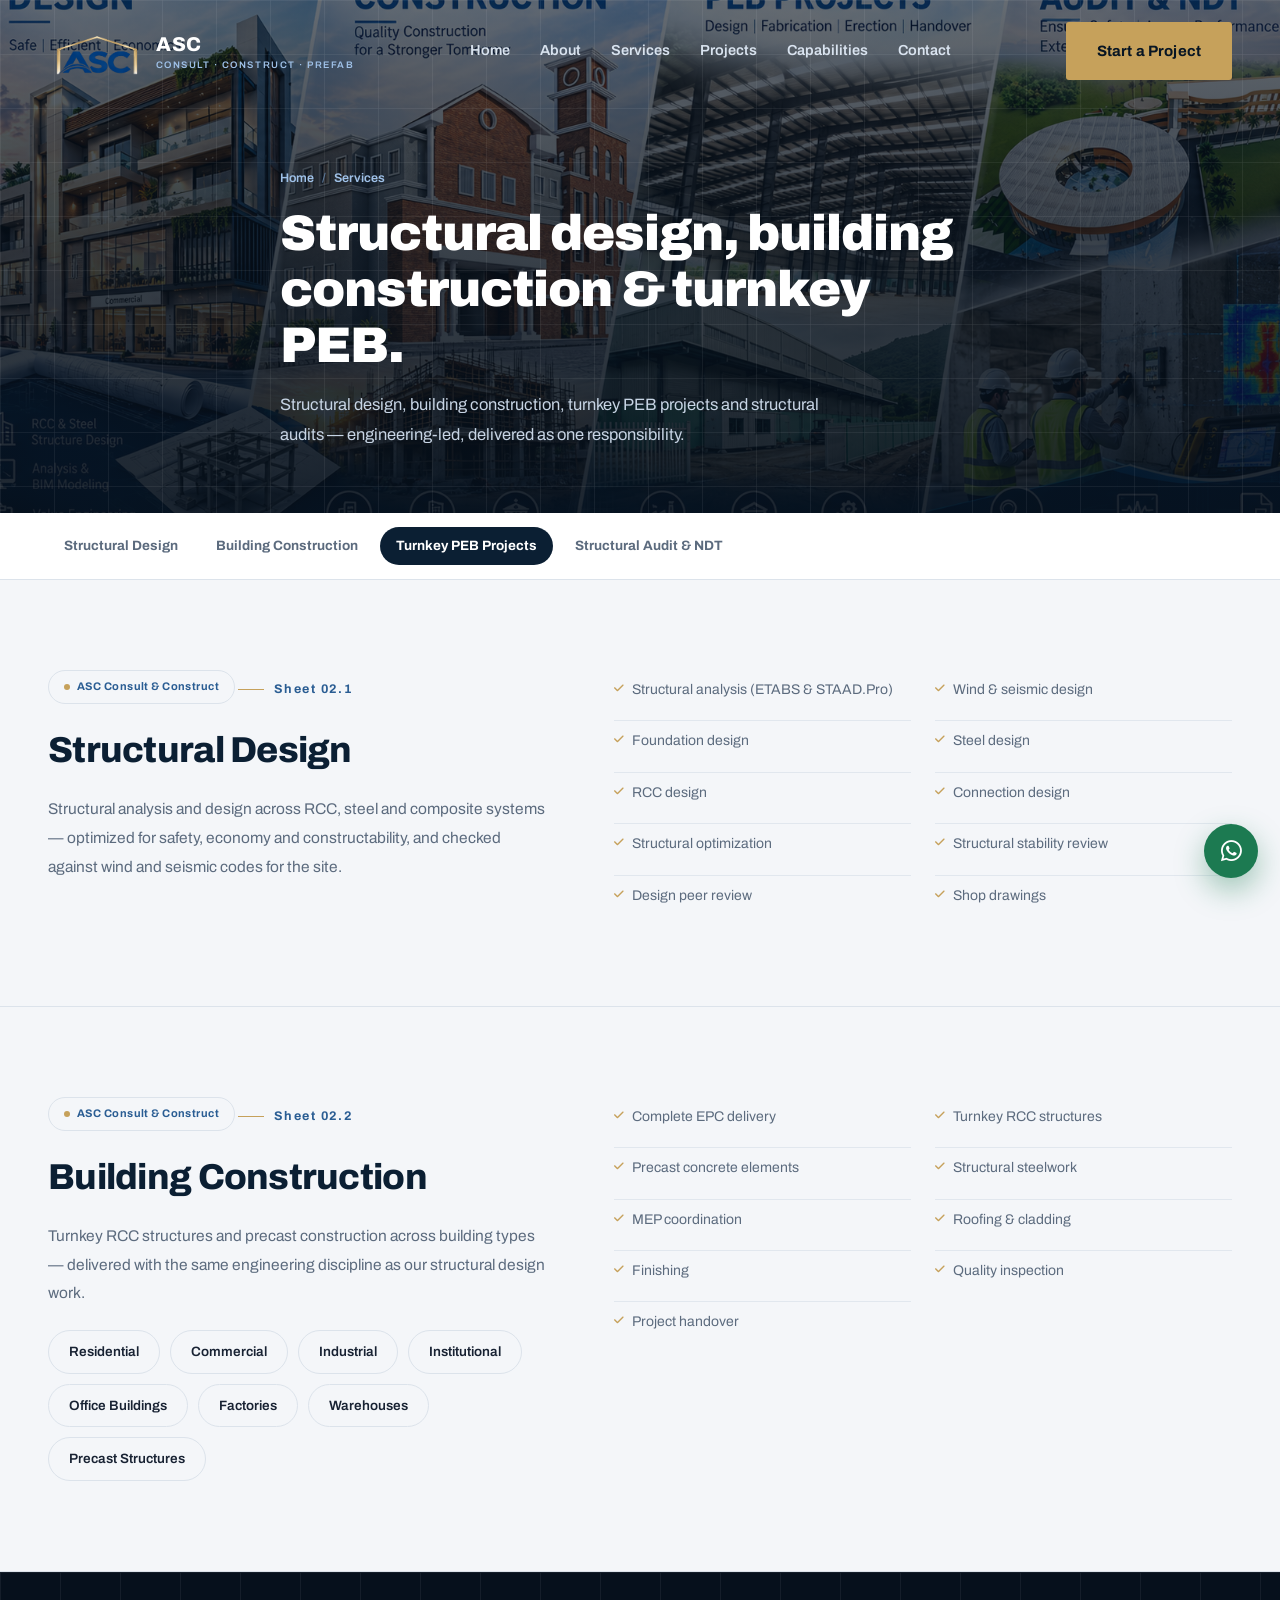
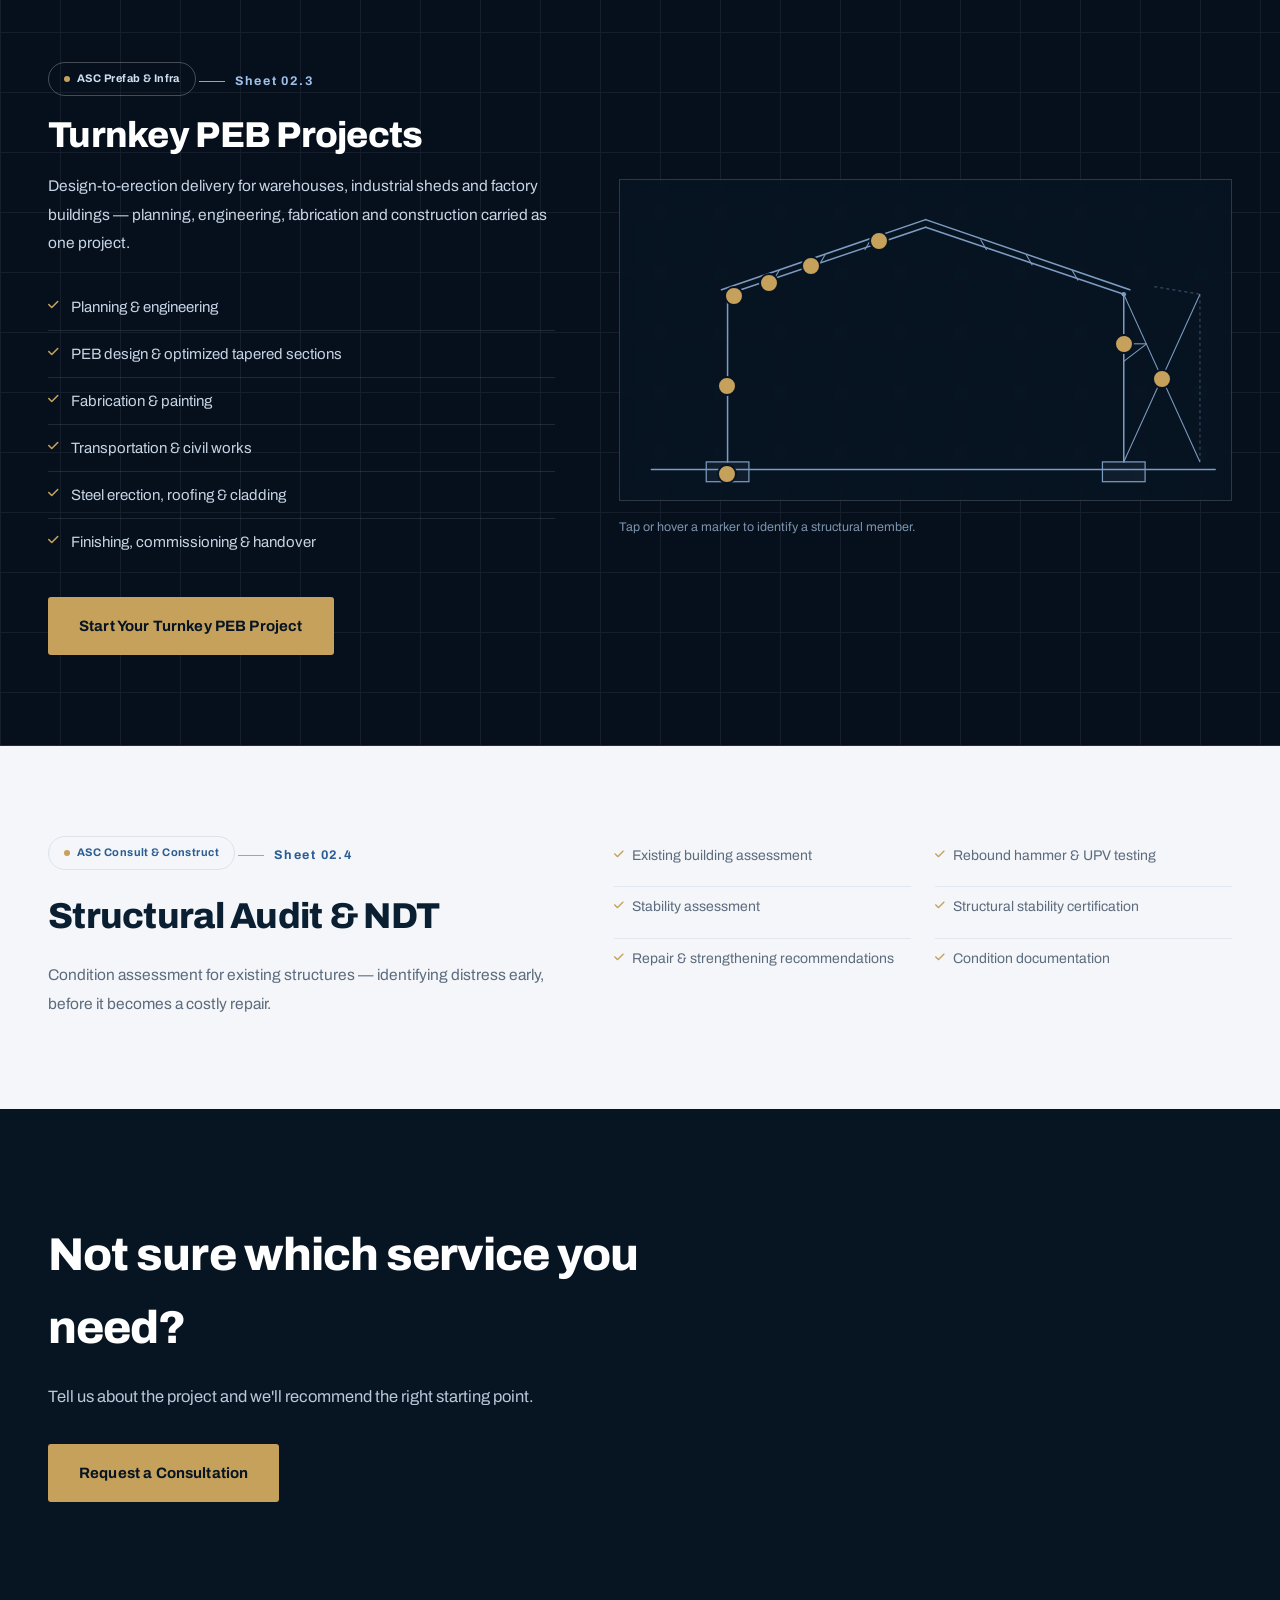
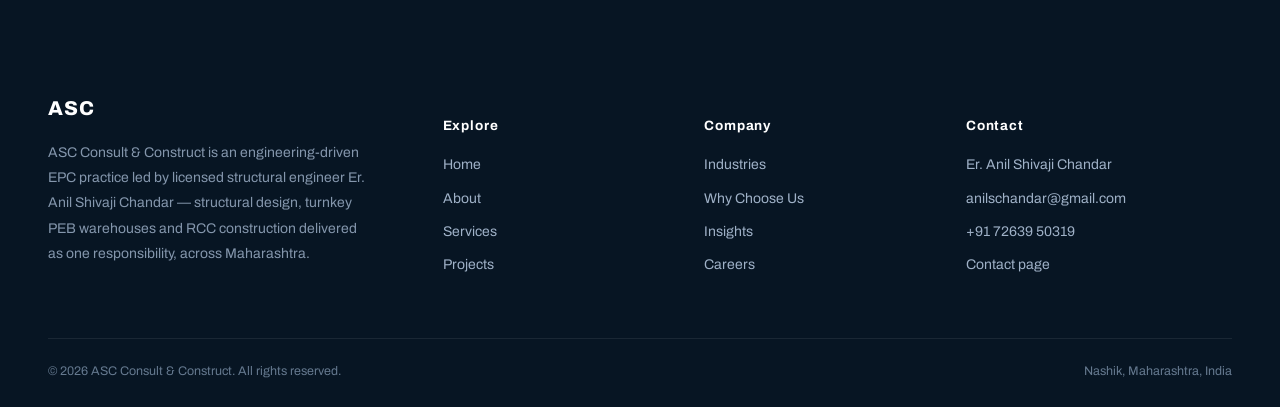
<file: services.html>
<!doctype html>
<html lang="en">
<head>
<meta charset="utf-8">
<meta name="viewport" content="width=device-width,initial-scale=1">
<title>Services — Structural Design, Building Construction, Turnkey PEB & Structural Audit | ASC</title>
<meta name="description" content="Structural design, turnkey building construction with precast, turnkey PEB steel buildings and structural audit & NDT — engineering-led services from ASC Consult & Construct and ASC Prefab & Infra, Maharashtra.">
<meta property="og:title" content="Services — Structural Design, Building Construction, Turnkey PEB & Structural Audit | ASC">
<meta property="og:description" content="Structural design, turnkey building construction with precast, turnkey PEB steel buildings and structural audit & NDT — engineering-led services from ASC Consult & Construct and ASC Prefab & Infra, Maharashtra.">
<meta name="twitter:card" content="summary_large_image">
<link rel="preconnect" href="https://fonts.googleapis.com">
<link rel="preconnect" href="https://fonts.gstatic.com" crossorigin>
<link href="https://fonts.googleapis.com/css2?family=Archivo:wght@400;500;600;700;800;900&display=swap" rel="stylesheet">
<link href="https://cdnjs.cloudflare.com/ajax/libs/font-awesome/6.5.2/css/all.min.css" rel="stylesheet">
<link rel="stylesheet" href="css/style.css">
</head>
<body>
<a class="skip-link" href="#main">Skip to content</a>
<div class="progress-bar" id="progressBar"></div>
<header class="nav" id="siteNav">
  <div class="container nav-inner">
    <a href="index.html" class="logo" aria-label="ASC Consult & Construct home">
  <img src="images\logo\logo.png" alt="ASC Consult & Construct" class="site-logo">
  <span>
    <span class="logo-word">ASC</span>
    <span class="logo-sub">CONSULT &middot; CONSTRUCT &middot; PREFAB</span>
  </span>
</a>
    <nav class="nav-links" aria-label="Primary">
      <a href="index.html">Home</a>
      <a href="about.html">About</a>
      <a href="services.html" class="active">Services</a>
      <a href="projects.html">Projects</a>
      <a href="why-choose-us.html">Capabilities</a>
      <a href="contact.html">Contact</a>
    </nav>
    <div class="nav-cta">
      <a href="contact.html" class="btn btn-primary">Start a Project</a>
      <button class="nav-toggle" id="navToggle" aria-label="Open menu" aria-expanded="false" aria-controls="mobilePanel">
        <i class="fa-solid fa-bars"></i>
      </button>
    </div>
  </div>
</header>
<div class="mobile-panel" id="mobilePanel">
  <div class="mobile-panel-head">
    <span class="logo-word" style="color:#fff">ASC</span>
    <button class="mobile-panel-close" id="mobileClose" aria-label="Close menu"><i class="fa-solid fa-xmark"></i></button>
  </div>
  <a href="index.html">Home</a>
  <a href="about.html">About</a>
  <a href="services.html">Services</a>
  <a href="projects.html">Projects</a>
  <a href="index.html#engineering">Engineering</a>
  <a href="why-choose-us.html">Capabilities</a>
  <a href="contact.html">Contact</a>
  <a href="contact.html" class="btn btn-primary">Start a Project</a>
</div>
<main id="main">
<section class="page-hero">
    <div class="page-hero-photo-wrap">
  <div class="page-hero-photo" style="background-image:url('images/services hero.png')"></div>
</div>
    <div class="page-hero-grid" aria-hidden="true"></div>
    <div class="container">
      <div class="page-hero-inner">
        <div class="breadcrumb"><a href="index.html">Home</a><span>/</span>Services</div>
        <h1>Structural design, building construction &amp; turnkey PEB.</h1>
        <p>Structural design, building construction, turnkey PEB projects and structural audits &mdash; engineering-led, delivered as one responsibility.</p>
      </div>
    </div>
  </section>
  <div class="subnav">
    <div class="subnav-inner">
      <a href="#structural-design" class="active">Structural Design</a>
      <a href="#construction">Building Construction</a>
      <a href="#peb">Turnkey PEB Projects</a>
      <a href="#audit">Structural Audit &amp; NDT</a>
    </div>
  </div>

  <section class="service-detail" id="structural-design">
    <div class="container">
      <div class="service-detail-grid">
        <div>
          <span class="div-badge">ASC Consult &amp; Construct</span>
          <span class="sheet-kicker">Sheet 02.1</span>
          <h2 style="font-size:clamp(26px,3vw,36px);margin-bottom:16px;">Structural Design</h2>
          <p style="color:var(--muted);font-size:15.5px;line-height:1.85;">Structural analysis and design across RCC, steel and composite systems &mdash; optimized for safety, economy and constructability, and checked against wind and seismic codes for the site.</p>
        </div>
        <ul class="spec-list">
          <li><i class="fa-solid fa-check"></i>Structural analysis (ETABS &amp; STAAD.Pro)</li>
          <li><i class="fa-solid fa-check"></i>Wind &amp; seismic design</li>
          <li><i class="fa-solid fa-check"></i>Foundation design</li>
          <li><i class="fa-solid fa-check"></i>Steel design</li>
          <li><i class="fa-solid fa-check"></i>RCC design</li>
          <li><i class="fa-solid fa-check"></i>Connection design</li>
          <li><i class="fa-solid fa-check"></i>Structural optimization</li>
          <li><i class="fa-solid fa-check"></i>Structural stability review</li>
          <li><i class="fa-solid fa-check"></i>Design peer review</li>
          <li><i class="fa-solid fa-check"></i>Shop drawings</li>
        </ul>
      </div>
    </div>
  </section>

  <section class="service-detail" id="construction">
    <div class="container">
      <div class="service-detail-grid">
        <div>
          <span class="div-badge">ASC Consult &amp; Construct</span>
          <span class="sheet-kicker">Sheet 02.2</span>
          <h2 style="font-size:clamp(26px,3vw,36px);margin-bottom:16px;">Building Construction</h2>
          <p style="color:var(--muted);font-size:15.5px;line-height:1.85;margin-bottom:22px;">Turnkey RCC structures and precast construction across building types &mdash; delivered with the same engineering discipline as our structural design work.</p>
          <div class="type-grid">
            <span class="type-chip">Residential</span>
            <span class="type-chip">Commercial</span>
            <span class="type-chip">Industrial</span>
            <span class="type-chip">Institutional</span>
            <span class="type-chip">Office Buildings</span>
            <span class="type-chip">Factories</span>
            <span class="type-chip">Warehouses</span>
            <span class="type-chip">Precast Structures</span>
          </div>
        </div>
        <ul class="spec-list">
          <li><i class="fa-solid fa-check"></i>Complete EPC delivery</li>
          <li><i class="fa-solid fa-check"></i>Turnkey RCC structures</li>
          <li><i class="fa-solid fa-check"></i>Precast concrete elements</li>
          <li><i class="fa-solid fa-check"></i>Structural steelwork</li>
          <li><i class="fa-solid fa-check"></i>MEP coordination</li>
          <li><i class="fa-solid fa-check"></i>Roofing &amp; cladding</li>
          <li><i class="fa-solid fa-check"></i>Finishing</li>
          <li><i class="fa-solid fa-check"></i>Quality inspection</li>
          <li><i class="fa-solid fa-check"></i>Project handover</li>
        </ul>
      </div>
    </div>
  </section>

  <section class="service-detail peb" id="peb">
    <div class="peb-video-wrap">
      <video class="peb-video" autoplay muted loop playsinline preload="auto" poster="https://images.unsplash.com/photo-1558618666-fcd25c85cd64?auto=format&fit=crop&w=2000&q=80">
        <source src="https://videos.pexels.com/video-files/11798561/11798561-hd_1920_1080_50fps.mp4" type="video/mp4">
      </video>
    </div>
    <div class="container">
      <div class="peb-inner">
        <div class="peb-copy">
          <span class="div-badge on-dark">ASC Prefab &amp; Infra</span>
          <span class="sheet-kicker on-dark">Sheet 02.3</span>
          <h2 style="color:#fff;font-size:clamp(26px,3vw,36px);margin-bottom:16px;">Turnkey PEB Projects</h2>
          <p style="color:#C7D4E4;font-size:15.5px;line-height:1.85;margin-bottom:26px;">Design-to-erection delivery for warehouses, industrial sheds and factory buildings &mdash; planning, engineering, fabrication and construction carried as one project.</p>
          <ul class="peb-points">
            <li><i class="fa-solid fa-check"></i>Planning &amp; engineering</li>
            <li><i class="fa-solid fa-check"></i>PEB design &amp; optimized tapered sections</li>
            <li><i class="fa-solid fa-check"></i>Fabrication &amp; painting</li>
            <li><i class="fa-solid fa-check"></i>Transportation &amp; civil works</li>
            <li><i class="fa-solid fa-check"></i>Steel erection, roofing &amp; cladding</li>
            <li><i class="fa-solid fa-check"></i>Finishing, commissioning &amp; handover</li>
          </ul>
          <a href="contact.html" class="btn btn-primary">Start Your Turnkey PEB Project</a>
        </div>
        <div>
          <div class="peb-diagram" id="pebDiagram">
            <svg viewBox="0 0 800 420" aria-hidden="true">
              <!-- ground -->
              <line x1="40" y1="380" x2="780" y2="380" class="peb-line"/>
              <!-- faded next-frame column -->
              <line x1="760" y1="150" x2="760" y2="370" class="peb-line-soft"/>
              <line x1="700" y1="140" x2="760" y2="150" class="peb-line-soft"/>
              <!-- bracing X -->
              <line x1="660" y1="150" x2="760" y2="370" class="peb-tick"/>
              <line x1="660" y1="370" x2="760" y2="150" class="peb-tick"/>
              <!-- foundations -->
              <rect x="112" y="370" width="56" height="26" class="peb-fill" stroke="#7E9CC2" stroke-width="1.6"/>
              <rect x="632" y="370" width="56" height="26" class="peb-fill" stroke="#7E9CC2" stroke-width="1.6"/>
              <!-- columns -->
              <line x1="140" y1="370" x2="140" y2="150" class="peb-line"/>
              <line x1="660" y1="370" x2="660" y2="150" class="peb-line"/>
              <!-- crane bracket -->
              <line x1="660" y1="215" x2="690" y2="215" class="peb-tick"/>
              <line x1="690" y1="215" x2="660" y2="238" class="peb-tick"/>
              <!-- rafters -->
              <line x1="140" y1="150" x2="400" y2="62" class="peb-line"/>
              <line x1="660" y1="150" x2="400" y2="62" class="peb-line"/>
              <!-- roof sheet (offset) -->
              <line x1="132" y1="144" x2="400" y2="52" class="peb-line" stroke-width="2.6"/>
              <line x1="668" y1="144" x2="400" y2="52" class="peb-line" stroke-width="2.6"/>
              <!-- purlins -->
              <g class="peb-tick">
                <line x1="200" y1="132" x2="208" y2="118"/>
                <line x1="260" y1="112" x2="268" y2="98"/>
                <line x1="320" y1="92" x2="328" y2="78"/>
                <line x1="480" y1="92" x2="472" y2="78"/>
                <line x1="540" y1="112" x2="532" y2="98"/>
                <line x1="600" y1="132" x2="592" y2="118"/>
              </g>
              <!-- eave strut markers -->
              <circle cx="140" cy="150" r="3" fill="#7E9CC2"/>
              <circle cx="660" cy="150" r="3" fill="#7E9CC2"/>
            </svg>
            <button class="hotspot" style="left:42.5%;top:19%"   data-label="Roof Sheet"    data-desc="Profiled steel sheeting fixed over purlins to form the weatherproof roof envelope." aria-label="Roof Sheet — show detail"></button>
            <button class="hotspot" style="left:31.25%;top:26.7%" data-label="Purlin"        data-desc="Secondary members that transfer roof loads from the sheeting to the rafters." aria-label="Purlin — show detail"></button>
            <button class="hotspot" style="left:24.4%;top:32.1%" data-label="Rafter"         data-desc="The sloped primary member carrying roof loads down to the column." aria-label="Rafter — show detail"></button>
            <button class="hotspot" style="left:18.75%;top:36.2%" data-label="Eave Strut"     data-desc="Connects rafter to column at the eave and stabilizes the purlin line." aria-label="Eave Strut — show detail"></button>
            <button class="hotspot" style="left:17.5%;top:64.3%" data-label="Column"         data-desc="Primary vertical member carrying roof and wind loads down to the foundation." aria-label="Column — show detail"></button>
            <button class="hotspot" style="left:88.75%;top:61.9%" data-label="Bracing"        data-desc="Diagonal members that resist lateral wind and seismic forces along the building." aria-label="Bracing — show detail"></button>
            <button class="hotspot" style="left:82.5%;top:51.2%" data-label="Crane Bracket"  data-desc="Local reinforcement supporting a gantry girder where crane loads are present." aria-label="Crane Bracket — show detail"></button>
            <button class="hotspot" style="left:17.5%;top:91.7%" data-label="Foundation"     data-desc="Reinforced concrete base transferring column reactions safely into the ground." aria-label="Foundation — show detail"></button>
            <div class="peb-tooltip" id="pebTooltip"></div>
          </div>
          <p class="peb-caption">Tap or hover a marker to identify a structural member.</p>
        </div>
      </div>
    </div>
  </section>

  <section class="service-detail" id="audit" style="border-bottom:none;">
    <div class="container">
      <div class="service-detail-grid">
        <div>
          <span class="div-badge">ASC Consult &amp; Construct</span>
          <span class="sheet-kicker">Sheet 02.4</span>
          <h2 style="font-size:clamp(26px,3vw,36px);margin-bottom:16px;">Structural Audit &amp; NDT</h2>
          <p style="color:var(--muted);font-size:15.5px;line-height:1.85;">Condition assessment for existing structures &mdash; identifying distress early, before it becomes a costly repair.</p>
        </div>
        <ul class="spec-list">
          <li><i class="fa-solid fa-check"></i>Existing building assessment</li>
          <li><i class="fa-solid fa-check"></i>Rebound hammer &amp; UPV testing</li>
          <li><i class="fa-solid fa-check"></i>Stability assessment</li>
          <li><i class="fa-solid fa-check"></i>Structural stability certification</li>
          <li><i class="fa-solid fa-check"></i>Repair &amp; strengthening recommendations</li>
          <li><i class="fa-solid fa-check"></i>Condition documentation</li>
        </ul>
      </div>
    </div>
  </section>

  <section class="section cta-band" style="border-top:none;">
    <div class="container">
      <h2>Not sure which service you need?</h2>
      <p>Tell us about the project and we'll recommend the right starting point.</p>
      <div class="cta-actions">
        <a href="contact.html" class="btn btn-primary">Request a Consultation</a>
      </div>
    </div>
  </section>
</main>
<footer class="footer">
  <div class="container">
    <div class="footer-grid">
      <div class="footer-brand">
        <span class="logo-word">ASC</span>
        <p>ASC Consult &amp; Construct is an engineering-driven EPC practice led by licensed structural engineer Er. Anil Shivaji Chandar &mdash; structural design, turnkey PEB warehouses and RCC construction delivered as one responsibility, across Maharashtra.</p>
      </div>
      <div>
        <h5>Explore</h5>
        <ul>
          <li><a href="index.html">Home</a></li>
          <li><a href="about.html">About</a></li>
          <li><a href="services.html">Services</a></li>
          <li><a href="projects.html">Projects</a></li>
        </ul>
      </div>
      <div>
        <h5>Company</h5>
        <ul>
          <li><a href="industries.html">Industries</a></li>
          <li><a href="why-choose-us.html">Why Choose Us</a></li>
          <li><a href="insights.html">Insights</a></li>
          <li><a href="careers.html">Careers</a></li>
        </ul>
      </div>
      <div>
        <h5>Contact</h5>
        <ul>
          <li>Er. Anil Shivaji Chandar</li>
          <li><a href="mailto:anilschandar@gmail.com">anilschandar@gmail.com</a></li>
          <li><a href="tel:+917263950319">+91 72639 50319</a></li>
          <li><a href="contact.html">Contact page</a></li>
        </ul>
      </div>
    </div>
    <hr>
    <div class="bottom">
      <span>&copy; 2026 ASC Consult &amp; Construct. All rights reserved.</span>
      <span>Nashik, Maharashtra, India</span>
    </div>
  </div>
</footer>
<a class="floating-wa" href="https://wa.me/918698947700" target="_blank" rel="noopener" aria-label="Chat on WhatsApp"><i class="fa-brands fa-whatsapp"></i></a>
<button class="back-top" id="backTop" aria-label="Back to top"><i class="fa-solid fa-arrow-up"></i></button>
<script src="js/script.js"></script>
</body>
</html>
</file>
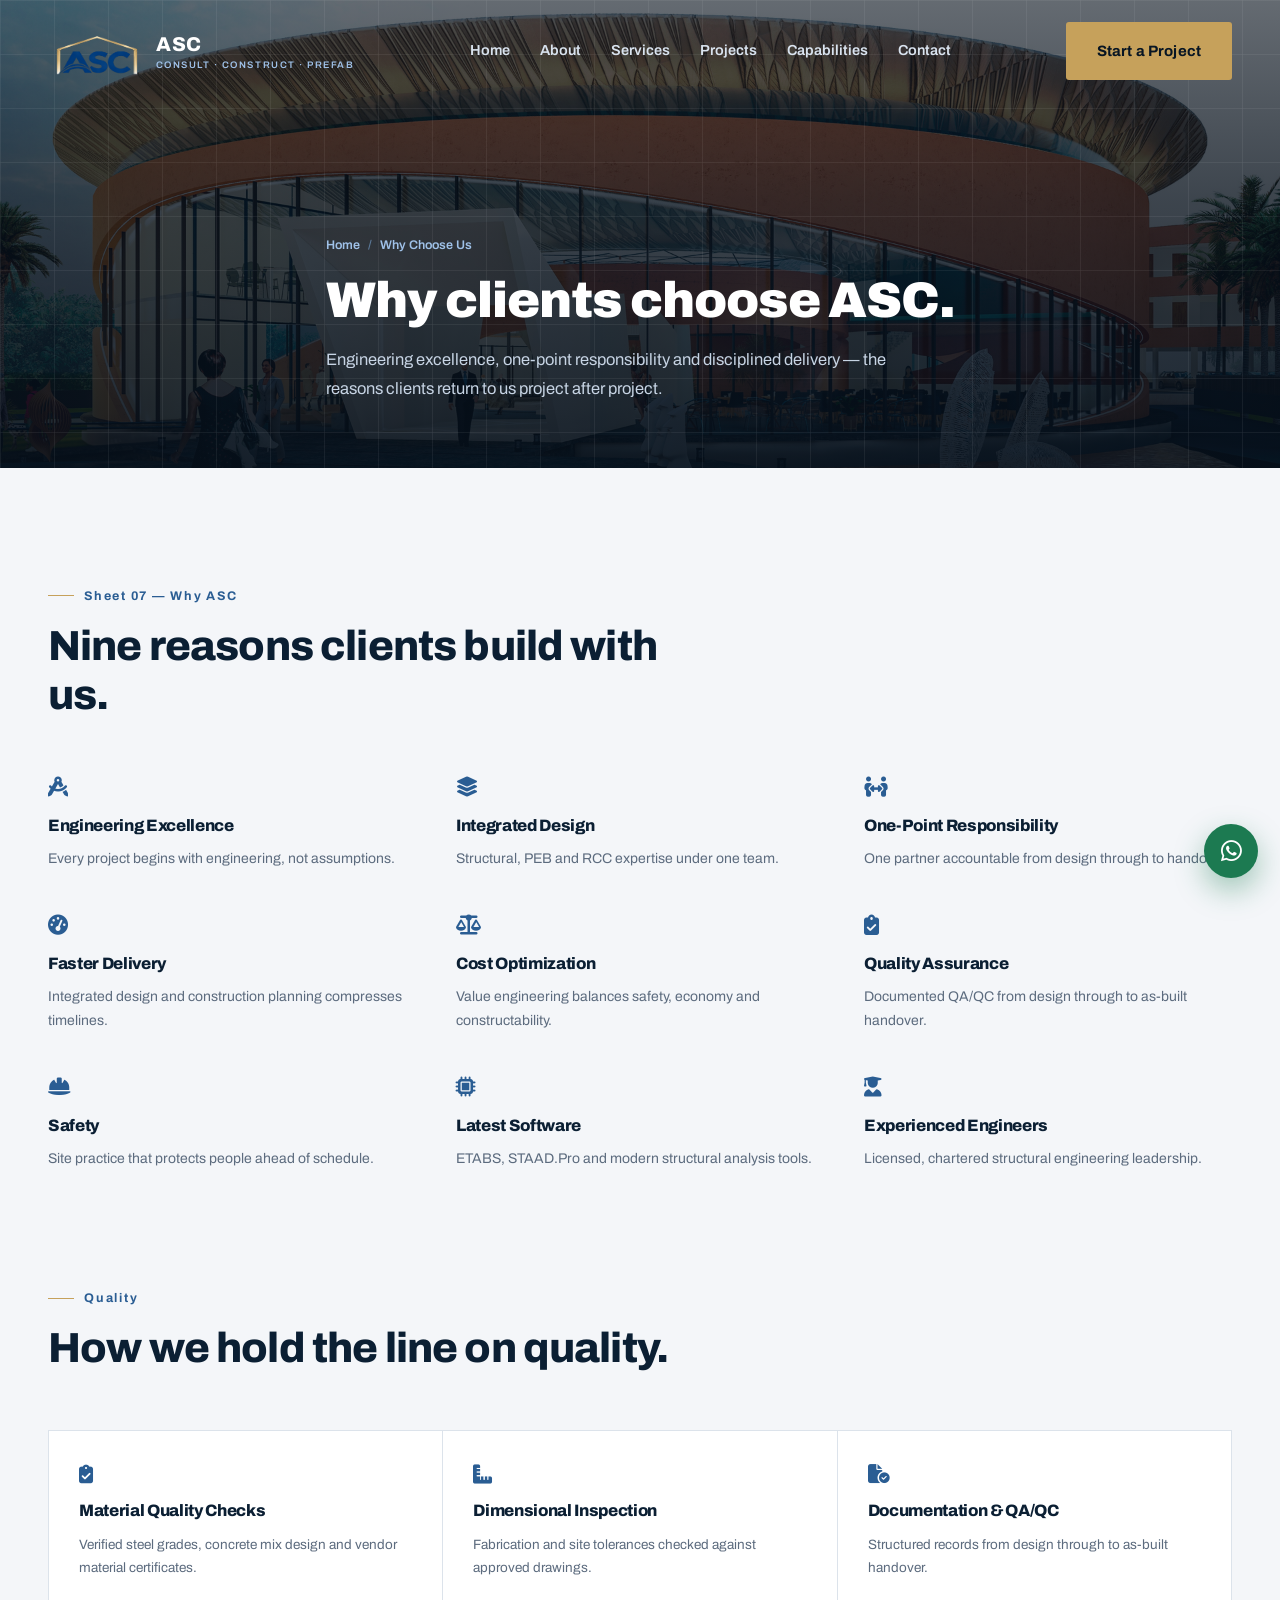
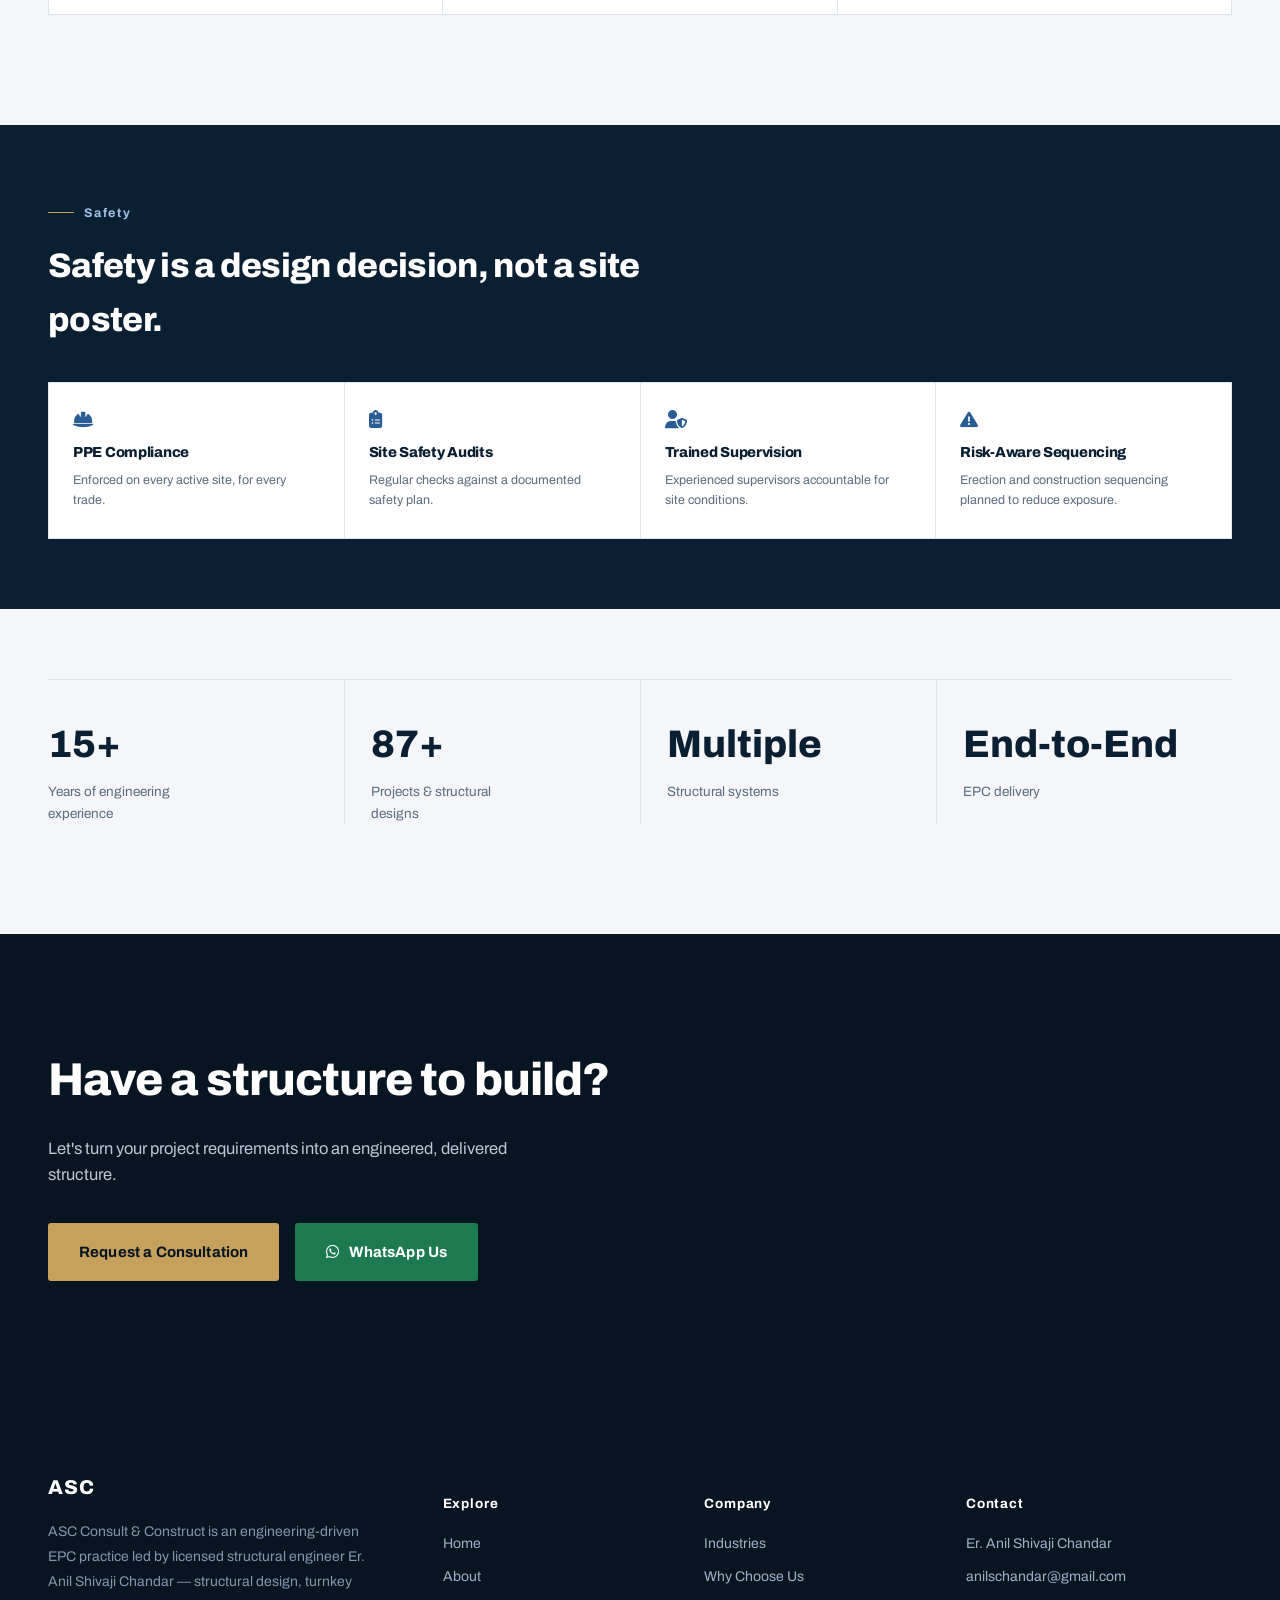
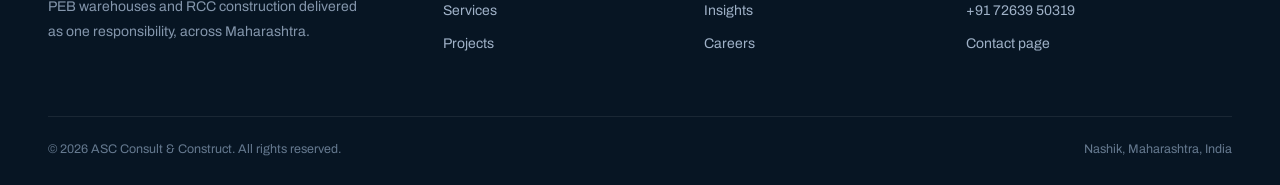
<file: why-choose-us.html>
<!doctype html>
<html lang="en">
<head>
<meta charset="utf-8">
<meta name="viewport" content="width=device-width,initial-scale=1">
<title>Why Choose ASC Consult & Construct — Quality & Safety in Structural & PEB Delivery</title>
<meta name="description" content="Engineering excellence, one-point responsibility, quality assurance and site safety — why clients choose ASC Consult & Construct for structural, turnkey PEB and RCC projects.">
<meta property="og:title" content="Why Choose ASC Consult & Construct — Quality & Safety in Structural & PEB Delivery">
<meta property="og:description" content="Engineering excellence, one-point responsibility, quality assurance and site safety — why clients choose ASC Consult & Construct for structural, turnkey PEB and RCC projects.">
<meta name="twitter:card" content="summary_large_image">
<link rel="preconnect" href="https://fonts.googleapis.com">
<link rel="preconnect" href="https://fonts.gstatic.com" crossorigin>
<link href="https://fonts.googleapis.com/css2?family=Archivo:wght@400;500;600;700;800;900&display=swap" rel="stylesheet">
<link href="https://cdnjs.cloudflare.com/ajax/libs/font-awesome/6.5.2/css/all.min.css" rel="stylesheet">
<link rel="stylesheet" href="css/style.css">
</head>
<body>
<a class="skip-link" href="#main">Skip to content</a>
<div class="progress-bar" id="progressBar"></div>
<header class="nav" id="siteNav">
  <div class="container nav-inner">
  <a href="index.html" class="logo" aria-label="ASC Consult & Construct home">
  <img src="images\logo\logo.png" alt="ASC Consult & Construct" class="site-logo">
  <span>
    <span class="logo-word">ASC</span>
    <span class="logo-sub">CONSULT &middot; CONSTRUCT &middot; PREFAB</span>
  </span>
</a>
    <nav class="nav-links" aria-label="Primary">
      <a href="index.html">Home</a>
      <a href="about.html">About</a>
      <a href="services.html">Services</a>
      <a href="projects.html">Projects</a>
      <a href="why-choose-us.html">Capabilities</a>
      <a href="contact.html">Contact</a>
    </nav>
    <div class="nav-cta">
      <a href="contact.html" class="btn btn-primary">Start a Project</a>
      <button class="nav-toggle" id="navToggle" aria-label="Open menu" aria-expanded="false" aria-controls="mobilePanel">
        <i class="fa-solid fa-bars"></i>
      </button>
    </div>
  </div>
</header>
<div class="mobile-panel" id="mobilePanel">
  <div class="mobile-panel-head">
    <span class="logo-word" style="color:#fff">ASC</span>
    <button class="mobile-panel-close" id="mobileClose" aria-label="Close menu"><i class="fa-solid fa-xmark"></i></button>
  </div>
  <a href="index.html">Home</a>
  <a href="about.html">About</a>
  <a href="services.html">Services</a>
  <a href="projects.html">Projects</a>
  <a href="index.html#engineering">Engineering</a>
  <a href="why-choose-us.html">Capabilities</a>
  <a href="contact.html">Contact</a>
  <a href="contact.html" class="btn btn-primary">Start a Project</a>
</div>
<main id="main">
<section class="page-hero">
    <div class="page-hero-photo-wrap">
  <div class="page-hero-photo" style="background-image:url('images/projects/surur-resort.jpeg')"></div>
</div>
    <div class="page-hero-grid" aria-hidden="true"></div>
    <div class="container">
      <div class="page-hero-inner">
        <div class="breadcrumb"><a href="index.html">Home</a><span>/</span>Why Choose Us</div>
        <h1>Why clients choose ASC.</h1>
        <p>Engineering excellence, one-point responsibility and disciplined delivery — the reasons clients return to us project after project.</p>
      </div>
    </div>
  </section>

  <section class="section">
    <div class="container">
      <div class="section-head">
        <span class="sheet-kicker">Sheet 07 &mdash; Why ASC</span>
        <h2>Nine reasons clients build with us.</h2>
      </div>
      <div class="why-grid">
        <div class="why-item"><i class="fa-solid fa-compass-drafting"></i><h3>Engineering Excellence</h3><p>Every project begins with engineering, not assumptions.</p></div>
        <div class="why-item"><i class="fa-solid fa-layer-group"></i><h3>Integrated Design</h3><p>Structural, PEB and RCC expertise under one team.</p></div>
        <div class="why-item"><i class="fa-solid fa-people-arrows"></i><h3>One-Point Responsibility</h3><p>One partner accountable from design through to handover.</p></div>
        <div class="why-item"><i class="fa-solid fa-gauge-high"></i><h3>Faster Delivery</h3><p>Integrated design and construction planning compresses timelines.</p></div>
        <div class="why-item"><i class="fa-solid fa-scale-balanced"></i><h3>Cost Optimization</h3><p>Value engineering balances safety, economy and constructability.</p></div>
        <div class="why-item"><i class="fa-solid fa-clipboard-check"></i><h3>Quality Assurance</h3><p>Documented QA/QC from design through to as-built handover.</p></div>
        <div class="why-item"><i class="fa-solid fa-helmet-safety"></i><h3>Safety</h3><p>Site practice that protects people ahead of schedule.</p></div>
        <div class="why-item"><i class="fa-solid fa-microchip"></i><h3>Latest Software</h3><p>ETABS, STAAD.Pro and modern structural analysis tools.</p></div>
        <div class="why-item"><i class="fa-solid fa-user-graduate"></i><h3>Experienced Engineers</h3><p>Licensed, chartered structural engineering leadership.</p></div>
      </div>
    </div>
  </section>

  <section class="section" style="padding-top:0;">
    <div class="container">
      <div class="section-head">
        <span class="sheet-kicker">Quality</span>
        <h2>How we hold the line on quality.</h2>
      </div>
      <div class="value-grid">
        <div class="value-card"><i class="fa-solid fa-clipboard-check"></i><h3>Material Quality Checks</h3><p>Verified steel grades, concrete mix design and vendor material certificates.</p></div>
        <div class="value-card"><i class="fa-solid fa-ruler-combined"></i><h3>Dimensional Inspection</h3><p>Fabrication and site tolerances checked against approved drawings.</p></div>
        <div class="value-card"><i class="fa-solid fa-file-circle-check"></i><h3>Documentation &amp; QA/QC</h3><p>Structured records from design through to as-built handover.</p></div>
      </div>
    </div>
  </section>

  <section class="section tech" style="padding-top:70px;padding-bottom:70px;">
    <div class="container">
      <span class="sheet-kicker on-dark">Safety</span>
      <h2 style="color:#fff;font-size:clamp(24px,3vw,34px);margin-bottom:34px;max-width:620px;">Safety is a design decision, not a site poster.</h2>
      <div class="trait-grid">
        <div class="trait-card"><i class="fa-solid fa-helmet-safety"></i><h4>PPE Compliance</h4><p>Enforced on every active site, for every trade.</p></div>
        <div class="trait-card"><i class="fa-solid fa-clipboard-list"></i><h4>Site Safety Audits</h4><p>Regular checks against a documented safety plan.</p></div>
        <div class="trait-card"><i class="fa-solid fa-user-shield"></i><h4>Trained Supervision</h4><p>Experienced supervisors accountable for site conditions.</p></div>
        <div class="trait-card"><i class="fa-solid fa-triangle-exclamation"></i><h4>Risk-Aware Sequencing</h4><p>Erection and construction sequencing planned to reduce exposure.</p></div>
      </div>
    </div>
  </section>

  <section class="section" style="padding-top:70px;">
    <div class="container">
      <div class="stats-row">
        <div class="stat"><span class="num" data-count="15" data-suffix="+">0</span><span class="lbl">Years of engineering experience</span></div>
        <div class="stat"><span class="num" data-count="100" data-suffix="+">0</span><span class="lbl">Projects &amp; structural designs</span></div>
        <div class="stat"><span class="num" data-static="Multiple">0</span><span class="lbl">Structural systems</span></div>
        <div class="stat"><span class="num" data-static="End-to-End">0</span><span class="lbl">EPC delivery</span></div>
      </div>
    </div>
  </section>

  <section class="section cta-band">
  <div class="container">
    <h2>Have a structure to build?</h2>
    <p>Let's turn your project requirements into an engineered, delivered structure.</p>
    <div class="cta-actions">
      <a href="contact.html" class="btn btn-primary">Request a Consultation</a>
      <a href="https://wa.me/918698947700" target="_blank" rel="noopener" class="btn btn-whatsapp"><i class="fa-brands fa-whatsapp"></i>WhatsApp Us</a>
    </div>
  </div>
</section>
</main>
<footer class="footer">
  <div class="container">
    <div class="footer-grid">
      <div class="footer-brand">
        <span class="logo-word">ASC</span>
        <p>ASC Consult &amp; Construct is an engineering-driven EPC practice led by licensed structural engineer Er. Anil Shivaji Chandar &mdash; structural design, turnkey PEB warehouses and RCC construction delivered as one responsibility, across Maharashtra.</p>
      </div>
      <div>
        <h5>Explore</h5>
        <ul>
          <li><a href="index.html">Home</a></li>
          <li><a href="about.html">About</a></li>
          <li><a href="services.html">Services</a></li>
          <li><a href="projects.html">Projects</a></li>
        </ul>
      </div>
      <div>
        <h5>Company</h5>
        <ul>
          <li><a href="industries.html">Industries</a></li>
          <li><a href="why-choose-us.html">Why Choose Us</a></li>
          <li><a href="insights.html">Insights</a></li>
          <li><a href="careers.html">Careers</a></li>
        </ul>
      </div>
      <div>
        <h5>Contact</h5>
        <ul>
          <li>Er. Anil Shivaji Chandar</li>
          <li><a href="mailto:anilschandar@gmail.com">anilschandar@gmail.com</a></li>
          <li><a href="tel:+917263950319">+91 72639 50319</a></li>
          <li><a href="contact.html">Contact page</a></li>
        </ul>
      </div>
    </div>
    <hr>
    <div class="bottom">
      <span>&copy; 2026 ASC Consult &amp; Construct. All rights reserved.</span>
      <span>Nashik, Maharashtra, India</span>
    </div>
  </div>
</footer>
<a class="floating-wa" href="https://wa.me/918698947700" target="_blank" rel="noopener" aria-label="Chat on WhatsApp"><i class="fa-brands fa-whatsapp"></i></a>
<button class="back-top" id="backTop" aria-label="Back to top"><i class="fa-solid fa-arrow-up"></i></button>
<script src="js/script.js"></script>
</body>
</html>
</file>
<file: css/style.css>
.logo {
  display: flex;
  align-items: center;
  gap: 10px;
  text-decoration: none;
}

.site-logo {
  height: 48px; 
  width: auto;  
  object-fit: contain;
  display: block;
}
/* ===================== 1. RESET & BASE ===================== */
*,*::before,*::after{box-sizing:border-box;}
html{scroll-behavior:smooth;}
body{
  margin:0;
  font-family:'Archivo',Arial,sans-serif;
  color:var(--ink);
  background:var(--paper);
  -webkit-font-smoothing:antialiased;
  line-height:1.6;
}
img{max-width:100%;display:block;}
a{color:inherit;text-decoration:none;}
ul{margin:0;padding:0;list-style:none;}
button{font:inherit;cursor:pointer;background:none;border:none;color:inherit;}
input,textarea,select{font:inherit;}
h1,h2,h3,h4{margin:0;font-weight:800;letter-spacing:-0.02em;color:var(--navy);}
p{margin:0;}
:focus-visible{outline:2px solid var(--gold);outline-offset:3px;}

@media (prefers-reduced-motion: reduce){
  *{animation-duration:.001ms !important;animation-iteration-count:1 !important;transition-duration:.001ms !important;scroll-behavior:auto !important;}
}

/* ===================== 2. TOKENS ===================== */
:root{
  --navy:#0B1F33;
  --navy-deep:#071523;
  --steel:#2A5D93;
  --royal:#3568C4;
  --gold:#C6A15B;
  --paper:#F4F6F9;
  --paper-line:#E1E7EE;
  --ink:#182233;
  --muted:#5C6B7E;
  --muted-light:#8B98A9;
  --white:#FFFFFF;
  --line:#DCE3EB;
  --radius:3px;
  --max:1240px;
}

/* ===================== 3. LAYOUT HELPERS ===================== */
.container{max-width:var(--max);margin:0 auto;padding:0 28px;}
.grid-bg{
  background-image:
    linear-gradient(var(--paper-line) 1px, transparent 1px),
    linear-gradient(90deg, var(--paper-line) 1px, transparent 1px);
  background-size:42px 42px;
}
.skip-link{
  position:absolute;left:-999px;top:0;background:var(--navy);color:#fff;padding:12px 20px;z-index:2000;border-radius:var(--radius);
}
.skip-link:focus{left:12px;top:12px;}

.sheet-kicker{
  display:inline-flex;align-items:center;gap:10px;
  font-size:12.5px;font-weight:700;letter-spacing:.14em;
  color:var(--steel);
  margin-bottom:16px;
}
.sheet-kicker::before{
  content:"";width:26px;height:1px;background:var(--gold);
}
.sheet-kicker.on-dark{color:#9FC1E8;}
.sheet-kicker.brand-line{
  font-size:21px;font-weight:700;letter-spacing:0;color:#DCE9F7;margin-bottom:22px;
}
.sheet-kicker.brand-line::before{width:36px;height:2px;}
@media(max-width:576px){.sheet-kicker.brand-line{font-size:17px;}}

.section-head{max-width:640px;margin-bottom:56px;}
.section-head h2{font-size:clamp(28px,3.4vw,42px);line-height:1.18;}

.section{padding:110px 0;}
@media(max-width:991px){.section{padding:78px 0;}}

/* ===================== 4. BUTTONS ===================== */
.btn{
  display:inline-flex;align-items:center;justify-content:center;gap:10px;
  padding:16px 30px;border-radius:var(--radius);
  font-weight:700;font-size:15px;letter-spacing:.01em;
  transition:background .25s ease, color .25s ease, border-color .25s ease;
  border:1.5px solid transparent;
}
.btn-primary{background:var(--gold);color:var(--navy-deep);}
.btn-primary:hover{background:#d6b476;}
.btn-ghost{border-color:rgba(255,255,255,.45);color:#fff;}
.btn-ghost:hover{border-color:#fff;background:rgba(255,255,255,.08);}
.btn-outline{border-color:var(--line);color:var(--navy);}
.btn-outline:hover{border-color:var(--steel);color:var(--steel);}
.btn-whatsapp{background:#1c7a51;color:#fff;}
.btn-whatsapp:hover{background:#166342;}

/* ===================== 5. NAVBAR ===================== */
.progress-bar{position:fixed;top:0;left:0;height:3px;background:var(--gold);width:0;z-index:1200;}
.nav {
  position:fixed;top:0;left:0;right:0;z-index:1100;
  padding:22px 0;transition:background .3s ease,padding .3s ease,box-shadow .3s ease;
}

.nav.scrolled {
  background: rgba(255, 255, 255, 0.96); /* स्क्रोल केल्यावर पांढरा रंग */
  backdrop-filter: blur(10px);
  padding: 14px 0;
  box-shadow: 0 10px 30px rgba(0,0,0,.08);
}

.nav-inner{display:flex;align-items:center;justify-content:space-between;gap:24px;}
.logo{display:flex;align-items:center;gap:10px;}
.logo-mark{width:36px;height:36px;flex:none;}
.logo-word{font-size:20px;font-weight:800;letter-spacing:.04em;color:#fff;}
.logo-sub{display:block;font-size:9.5px;letter-spacing:.16em;color:#9FC1E8;font-weight:600;margin-top:-2px;}

.nav-links{display:flex;align-items:center;gap:30px;}
.nav-links a{font-size:14.5px;font-weight:600;color:#D9E3EF;transition:color .2s;position:relative;}
.nav-links a:hover{color:#fff;}
.nav-links a.active{color:var(--gold);}
.nav-cta{display:flex;align-items:center;gap:14px;}
.nav-toggle{display:none;width:40px;height:40px;flex:none;align-items:center;justify-content:center;color:#fff;font-size:20px;}

@media(max-width:991px){
  .nav-links{display:none;}
  .nav-cta .btn-primary{display:none;}
  .nav-toggle{display:flex;}
}

.mobile-panel{
  position:fixed;inset:0;z-index:1300;
  background:var(--navy-deep);
  display:flex;flex-direction:column;
  padding:26px 28px;
  transform:translateX(100%);transition:transform .35s ease;
}
.mobile-panel.open{transform:translateX(0);}
.mobile-panel-head{display:flex;justify-content:space-between;align-items:center;margin-bottom:50px;}
.mobile-panel-close{width:40px;height:40px;color:#fff;font-size:22px;}
.mobile-panel a{display:block;font-size:22px;font-weight:700;color:#fff;padding:14px 0;border-bottom:1px solid rgba(255,255,255,.08);}
.mobile-panel .btn{margin-top:30px;align-self:flex-start;}

/* ===================== SCROLLED STATE COLORS ===================== */


.nav.scrolled .logo-word {
  color: var(--navy);
}

.nav.scrolled .logo-sub {
  color: var(--muted);
}

.nav.scrolled .nav-links a {
  color: var(--ink);
}

.nav.scrolled .nav-links a:hover, 
.nav.scrolled .nav-links a.active {
  color: var(--gold);
}

.nav.scrolled .nav-toggle {
  color: var(--navy);
}

/* ===================== 6. HERO ===================== */
.hero{
  position:relative;min-height:100vh;display:flex;align-items:flex-end;
  padding:150px 0 90px;overflow:hidden;background:var(--navy-deep);
}
.hero-photo{position:absolute;inset:0;background-size:cover;background-position:center;}
.hero-video{position:absolute;inset:0;width:100%;height:100%;object-fit:cover;}
.hero-photo::after,.hero-video-wrap::after{
  content:"";position:absolute;inset:0;
  background:linear-gradient(0deg, rgba(6,16,27,.96) 0%, rgba(6,16,27,.78) 42%, rgba(6,16,27,.42) 75%, rgba(6,16,27,.55) 100%);
}
.hero-video-wrap{position:absolute;inset:0;}
.hero-grid{
  position:absolute;inset:0;opacity:.14;pointer-events:none;
  background-image:linear-gradient(rgba(255,255,255,.5) 1px, transparent 1px), linear-gradient(90deg, rgba(255,255,255,.5) 1px, transparent 1px);
  background-size:54px 54px;
  animation:driftGrid 40s linear infinite;
}
@keyframes driftGrid{from{background-position:0 0;}to{background-position:54px 54px;}}

.hero-plate{
  position:absolute;top:150px;right:28px;text-align:right;color:rgba(255,255,255,.55);
  font-size:11px;letter-spacing:.12em;line-height:1.7;
}
@media(max-width:767px){.hero-plate{display:none;}}

.hero-inner{position:relative;z-index:2;max-width:720px;}
.hero-inner .sheet-kicker{color:#9FC1E8;}
.hero-caps{
  color:#C7D4E4;font-size:15.5px;font-weight:600;letter-spacing:.04em;
  margin-bottom:36px;
  opacity:0;transform:translateY(18px);animation:riseIn .8s ease .32s forwards;
}
.hero h1{
  font-size:clamp(36px,5.4vw,62px);font-weight:900;letter-spacing:-0.015em;text-transform:uppercase;color:#fff;line-height:1.12;margin-bottom:22px;
  opacity:0;transform:translateY(18px);animation:riseIn .8s ease .15s forwards;
}
.hero-sub{
  color:#C7D4E4;font-size:17.5px;line-height:1.6;max-width:520px;margin-bottom:34px;
  opacity:0;transform:translateY(18px);animation:riseIn .8s ease .32s forwards;
}
.hero-actions{
  display:flex;flex-wrap:wrap;gap:16px;margin-bottom:0;
  opacity:0;transform:translateY(18px);animation:riseIn .8s ease .48s forwards;
}
@keyframes riseIn{to{opacity:1;transform:none;}}

/* ===================== 6b. STRIP4 (4-service strip below hero) ===================== */
.strip4-section{padding:76px 0;background:var(--white);}
.strip4-grid{display:grid;grid-template-columns:repeat(4,1fr);gap:1px;background:var(--line);border:1px solid var(--line);}
.strip4-card{background:var(--white);padding:34px 28px;transition:background .2s ease;}
.strip4-card:hover{background:var(--paper);}
.strip4-num{display:block;font-size:34px;font-weight:800;color:transparent;-webkit-text-stroke:1.2px var(--steel);opacity:.55;margin-bottom:14px;}
.strip4-card h3{font-size:16px;margin-bottom:8px;color:var(--navy);}
.strip4-card p{font-size:13px;color:var(--muted);letter-spacing:.02em;}
@media(max-width:768px){.strip4-grid{grid-template-columns:1fr 1fr;}}
@media(max-width:480px){.strip4-grid{grid-template-columns:1fr;}}

/* ===================== 6c. STAGE FLOW (engineering-to-handover process) ===================== */
.stage-flow-section{background:var(--navy-deep);padding:86px 0;}
.stage-title{color:#fff;font-size:clamp(22px,3vw,36px);font-weight:800;text-transform:uppercase;letter-spacing:.01em;max-width:720px;margin:0 auto 18px;line-height:1.3;text-align:center;}
.stage-text{color:#B9C7DA;font-size:15px;line-height:1.8;max-width:600px;margin:0 auto 44px;text-align:center;}
.stage-flow{display:flex;flex-wrap:wrap;justify-content:center;align-items:center;gap:12px;}
.stage-flow span.stage{color:#fff;font-weight:700;font-size:13.5px;letter-spacing:.05em;text-transform:uppercase;}
.stage-flow .tick-line{width:30px;height:1px;background:rgba(255,255,255,.28);position:relative;flex:none;}
.stage-flow .tick-line::before,.stage-flow .tick-line::after{content:"";position:absolute;top:-4px;width:1px;height:9px;background:rgba(255,255,255,.28);}
.stage-flow .tick-line::before{left:0;}
.stage-flow .tick-line::after{right:0;}
@media(max-width:600px){.stage-flow{flex-direction:column;gap:14px;}.stage-flow .tick-line{display:none;}}

/* ===================== 7. TRUST STRIP ===================== */
.strip{background:var(--white);border-bottom:1px solid var(--line);}
.strip-list{
  display:grid;grid-template-columns:repeat(6,1fr);
}
.strip-list li{
  display:flex;flex-direction:column;align-items:flex-start;gap:12px;
  padding:30px 24px;border-right:1px solid var(--line);
}
.strip-list li:last-child{border-right:none;}
.strip-list i{color:var(--steel);font-size:20px;}
.strip-list span{font-size:13.5px;font-weight:700;color:var(--navy);}
@media(max-width:991px){
  .strip-list{grid-template-columns:repeat(3,1fr);}
  .strip-list li:nth-child(3n){border-right:none;}
  .strip-list li{border-bottom:1px solid var(--line);}
}
@media(max-width:576px){
  .strip-list{grid-template-columns:repeat(2,1fr);}
  .strip-list li:nth-child(3n){border-right:1px solid var(--line);}
  .strip-list li:nth-child(2n){border-right:none;}
}

/* ===================== 8. ABOUT ===================== */
.about-grid{display:grid;grid-template-columns:.85fr 1.15fr;gap:70px;align-items:start;margin-bottom:80px;}
.about-media{position:relative;}
.about-media img{width:100%;height:520px;object-fit:cover;}
.about-media .plate{
  position:absolute;bottom:-1px;left:-1px;background:var(--navy);color:#9FC1E8;
  font-size:11px;letter-spacing:.1em;padding:9px 16px;font-weight:600;
}
.about-copy p{color:var(--muted);font-size:16.5px;line-height:1.85;margin-bottom:18px;max-width:560px;}
.check-list{margin-top:26px;display:grid;grid-template-columns:1fr 1fr;gap:14px 28px;}
.check-list li{display:flex;gap:10px;align-items:flex-start;font-size:14.5px;color:var(--ink);font-weight:600;}
.check-list i{color:var(--gold);margin-top:3px;font-size:13px;}

.stats-row{display:grid;grid-template-columns:repeat(4,1fr);border-top:1px solid var(--line);}
.stat{padding:34px 26px 0 0;border-left:1px solid var(--line);padding-left:26px;}
.stat:first-child{border-left:none;padding-left:0;}
.stat .num{font-size:clamp(30px,3vw,42px);font-weight:800;color:var(--navy);display:block;}
.stat .lbl{font-size:13.5px;color:var(--muted);margin-top:6px;display:block;max-width:160px;}
@media(max-width:991px){
  .about-grid{grid-template-columns:1fr;gap:40px;}
  .about-media img{height:360px;}
}
@media(max-width:576px){
  .check-list{grid-template-columns:1fr;}
  .stats-row{grid-template-columns:repeat(2,1fr);row-gap:26px;}
  .stat:nth-child(3){border-left:none;padding-left:0;}
}

/* ===================== 9. SERVICES ===================== */
.services-section{background:var(--white);}
.services-grid{display:grid;grid-template-columns:repeat(3,1fr);gap:1px;background:var(--line);border:1px solid var(--line);}
.service-card{background:var(--white);padding:38px 32px;position:relative;transition:box-shadow .25s ease;}
.service-card::before{content:"";position:absolute;left:0;top:0;bottom:0;width:3px;background:transparent;transition:background .25s ease;}
.service-card:hover::before{background:var(--gold);}
.service-num{
  display:block;font-size:38px;font-weight:800;color:transparent;
  -webkit-text-stroke:1.3px var(--steel);opacity:.55;margin-bottom:10px;
}
.service-card i{color:var(--steel);font-size:19px;margin-bottom:16px;display:block;}
.service-card h3{font-size:18.5px;margin-bottom:14px;}
.service-card ul li{
  font-size:13.5px;color:var(--muted);padding:5px 0;border-top:1px solid var(--paper-line);
}
.service-card ul li:first-child{border-top:none;}
@media(max-width:991px){.services-grid{grid-template-columns:repeat(2,1fr);}}
@media(max-width:576px){.services-grid{grid-template-columns:1fr;}}

/* ===================== 10. PEB SECTION ===================== */
.peb{background:var(--navy-deep);color:#fff;position:relative;overflow:hidden;}
.peb::before{
  content:"";position:absolute;inset:0;opacity:.06;z-index:1;
  background-image:linear-gradient(#fff 1px, transparent 1px), linear-gradient(90deg, #fff 1px, transparent 1px);
  background-size:60px 60px;
}
.peb-video-wrap{position:absolute;inset:0;z-index:0;overflow:hidden;}
.peb-video{width:100%;height:100%;object-fit:cover;}
.peb-video-wrap::after{content:"";position:absolute;inset:0;background:rgba(6,16,27,.84);}
.peb-inner{position:relative;z-index:2;display:grid;grid-template-columns:.95fr 1.15fr;gap:64px;align-items:center;}
.peb-copy h2{color:#fff;font-size:clamp(28px,3.4vw,40px);line-height:1.18;margin-bottom:22px;}
.peb-points{margin-bottom:32px;}
.peb-points li{
  display:flex;gap:12px;font-size:15px;color:#C7D4E4;padding:11px 0;border-top:1px solid rgba(255,255,255,.1);
}
.peb-points li:first-child{border-top:none;}
.peb-points i{color:var(--gold);margin-top:4px;font-size:12px;}

.peb-diagram{
  position:relative;width:100%;aspect-ratio:800/420;background:rgba(9,22,38,.55);backdrop-filter:blur(8px);
  border:1px solid rgba(255,255,255,.16);
}
.peb-diagram svg{width:100%;height:100%;display:block;}
.peb-line{stroke:#7E9CC2;stroke-width:2;fill:none;stroke-linecap:round;}
.peb-line-soft{stroke:rgba(126,156,194,.4);stroke-width:1.5;fill:none;stroke-dasharray:4 4;}
.peb-fill{fill:rgba(126,156,194,.08);}
.peb-tick{stroke:#7E9CC2;stroke-width:1.4;}

.hotspot{
  position:absolute;width:20px;height:20px;margin-left:-10px;margin-top:-10px;
  border-radius:50%;background:var(--gold);border:2px solid var(--navy-deep);
  box-shadow:0 0 0 0 rgba(198,161,91,.55);
}
.hotspot::after{
  content:"";position:absolute;inset:-6px;border-radius:50%;border:1px solid rgba(198,161,91,.6);opacity:0;transition:opacity .2s ease, transform .2s ease;transform:scale(.7);
}
.hotspot.active::after{opacity:1;transform:scale(1);}
.hotspot:hover::after{opacity:1;transform:scale(1);}

.peb-tooltip{
  position:absolute;max-width:220px;background:#fff;color:var(--ink);border-radius:var(--radius);
  padding:14px 16px;font-size:13px;line-height:1.55;box-shadow:0 18px 40px rgba(0,0,0,.35);
  opacity:0;pointer-events:none;transition:opacity .18s ease;z-index:20;
}
.peb-tooltip.show{opacity:1;}
.peb-tooltip strong{display:block;color:var(--navy);font-size:13.5px;margin-bottom:4px;}
.peb-caption{margin-top:16px;font-size:12.5px;color:#7E93AC;}

@media(max-width:991px){
  .peb-inner{grid-template-columns:1fr;gap:40px;}
}

/* ===================== 11. PROCESS ===================== */
.process-rail-wrap{position:relative;}
.process-rail{
  display:flex;gap:0;overflow-x:auto;scroll-snap-type:x proximity;padding-bottom:18px;
  -ms-overflow-style:none;scrollbar-width:thin;
}
.process-rail::-webkit-scrollbar{height:6px;}
.process-rail::-webkit-scrollbar-thumb{background:var(--line);border-radius:6px;}
.process-step{
  flex:0 0 auto;width:230px;scroll-snap-align:start;padding:26px 26px 26px 0;position:relative;
}
.process-step:not(:last-child)::after{
  content:"";position:absolute;top:24px;right:0;width:26px;height:1px;background:var(--line);
}
.step-num{
  display:block;font-size:13px;font-weight:800;letter-spacing:.08em;color:var(--gold);margin-bottom:14px;
}
.process-step h4{font-size:15.5px;line-height:1.4;margin-bottom:8px;}
.process-step p{font-size:13px;color:var(--muted);line-height:1.6;}
.scroll-hint{font-size:12px;color:var(--muted-light);margin-top:6px;display:flex;align-items:center;gap:6px;}

/* ===================== 12. TECHNOLOGY ===================== */
.tech{background:var(--navy);color:#fff;}
.tech .section-head h2{color:#fff;}
.tech-grid{display:flex;flex-wrap:wrap;gap:12px;margin-bottom:26px;}
.tech-chip{
  border:1px solid rgba(255,255,255,.2);border-radius:30px;padding:11px 22px;font-size:14px;font-weight:600;color:#D9E3EF;
}
.tech-note{font-size:13px;color:#7E93AC;max-width:600px;line-height:1.7;}

/* ===================== 13. PROJECTS ===================== */
/* ===================== 13. PROJECTS ===================== */
.filter-row{display:flex;flex-wrap:wrap;gap:10px;margin-bottom:40px;}
.filter-btn{
  border:1px solid var(--line);border-radius:30px;padding:10px 20px;font-size:13.5px;font-weight:700;color:var(--muted);transition:.2s;
}
.filter-btn.active,.filter-btn:hover{background:var(--navy);color:#fff;border-color:var(--navy);}

.projects-grid{display:grid;grid-template-columns:repeat(4,1fr);gap:2px;background:var(--line);border:1px solid var(--line);}

.project-card{position:relative;background:var(--navy);aspect-ratio:3/4;overflow:hidden;grid-column:span 1;}
.project-card:nth-child(4n+1),.project-card:nth-child(4n+4){grid-column:span 2;aspect-ratio:16/11;}

/* layer 0: image (original colours, kuthla overlay nahi) */
.project-card img{
  position:absolute;inset:0;z-index:0;
  width:100%;height:100%;object-fit:cover;
  transition:transform .6s ease;
}

/* layer 1: fakt khalchya bhagat halka fade, varcha image purn clear */
.project-card::before{
  content:"";position:absolute;left:0;right:0;bottom:0;height:46%;z-index:1;pointer-events:none;
  background:linear-gradient(0deg,
    rgba(7,21,35,.92) 0%,
    rgba(7,21,35,.70) 40%,
    rgba(7,21,35,.28) 75%,
    rgba(7,21,35,0) 100%);
}

/* layer 2: text */
.project-meta{position:absolute;left:0;right:0;bottom:0;padding:22px;z-index:2;}
.project-tag{
  font-size:11px;letter-spacing:.1em;font-weight:700;color:#E3C27F;
  display:block;margin-bottom:8px;text-shadow:0 1px 6px rgba(0,0,0,.6);
}
.project-meta h3{
  color:#fff;font-size:18px;margin-bottom:6px;text-shadow:0 1px 6px rgba(0,0,0,.6);
}
.project-meta span.sys{font-size:12.5px;color:#E6EDF6;text-shadow:0 1px 6px rgba(0,0,0,.6);}

/* layer 3: zoom icon (hover var) */
.project-card::after{
  content:"\f065";font-family:"Font Awesome 6 Free";font-weight:900;
  position:absolute;top:42%;left:50%;z-index:3;
  width:54px;height:54px;border:1.5px solid rgba(255,255,255,.8);border-radius:50%;
  background:rgba(7,21,35,.55);
  display:flex;align-items:center;justify-content:center;
  font-size:19px;color:#fff;
  transform:translate(-50%,-50%) scale(.6);opacity:0;
  transition:opacity .3s ease, transform .3s ease;pointer-events:none;
}

/* hover: image fakt halki zoom hote, dark honar nahi */
.project-card:hover img{transform:scale(1.06);}
.project-card:hover::after{opacity:1;transform:translate(-50%,-50%) scale(1);}

.project-card.hidden{display:none;}

/* tablet */
@media(max-width:991px){
  .projects-grid{grid-template-columns:repeat(2,1fr);}
  .project-card:nth-child(4n+1),.project-card:nth-child(4n+4){grid-column:span 1;aspect-ratio:3/4;}
}

/* mobile */
@media(max-width:576px){.projects-grid{grid-template-columns:1fr;}}

/* ===================== 14. WHY ===================== */
.why{background:var(--white);}
.why-grid{display:grid;grid-template-columns:repeat(3,1fr);gap:44px 40px;}
.why-item i{color:var(--steel);font-size:20px;margin-bottom:16px;display:block;}
.why-item h3{font-size:16.5px;margin-bottom:8px;}
.why-item p{font-size:14px;color:var(--muted);line-height:1.7;}
@media(max-width:768px){.why-grid{grid-template-columns:1fr 1fr;}}
@media(max-width:576px){.why-grid{grid-template-columns:1fr;}}

/* ===================== 15. INSIGHTS ===================== */
.insights-grid{display:grid;grid-template-columns:repeat(3,1fr);gap:1px;background:var(--line);border:1px solid var(--line);}
.insight-card{background:var(--white);padding:32px;}
.insight-card span.tag{font-size:11px;letter-spacing:.08em;font-weight:700;color:var(--steel);}
.insight-card h3{font-size:16.5px;margin:12px 0 10px;line-height:1.4;}
.insight-card p{font-size:13.5px;color:var(--muted);line-height:1.7;}
@media(max-width:768px){.insights-grid{grid-template-columns:1fr;}}

/* ===================== 16. CTA ===================== */
.cta-band{background:var(--navy-deep);color:#fff;text-align:left;}
.cta-band h2{color:#fff;font-size:clamp(28px,4vw,46px);max-width:640px;margin-bottom:18px;}
.cta-band p{color:#B9C7DA;font-size:16.5px;max-width:520px;margin-bottom:34px;}
.cta-actions{display:flex;flex-wrap:wrap;gap:16px;}

/* ===================== 17. CONTACT ===================== */
.contact-grid{display:grid;grid-template-columns:.85fr 1.15fr;gap:60px;}
.contact-info h3{font-size:18px;margin-bottom:6px;}
.contact-info .role{font-size:13.5px;color:var(--muted);margin-bottom:26px;}
.contact-line{display:flex;gap:14px;padding:14px 0;border-top:1px solid var(--line);}
.contact-line:first-of-type{border-top:none;}
.contact-line i{color:var(--gold);width:18px;margin-top:3px;}
.contact-line b{display:block;font-size:13px;color:var(--navy);}
.contact-line span,.contact-line a{font-size:14.5px;color:var(--muted);}
.contact-line a:hover{color:var(--steel);}
.map-embed{border:0;width:100%;height:280px;margin-top:24px;filter:grayscale(.15);}

.form-card{background:var(--white);border:1px solid var(--line);padding:38px;}
.form-row{display:grid;grid-template-columns:1fr 1fr;gap:18px;margin-bottom:18px;}
.field{display:flex;flex-direction:column;gap:8px;}
.field label{font-size:12.5px;font-weight:700;color:var(--navy);}
.field input,.field select,.field textarea{
  border:1px solid var(--line);border-radius:var(--radius);padding:13px 14px;font-size:14.5px;color:var(--ink);background:var(--paper);
}
.field input:focus,.field select:focus,.field textarea:focus{border-color:var(--steel);background:#fff;}
.field.full{grid-column:1/-1;}
.form-message{font-size:13.5px;font-weight:700;color:#1c7a51;margin-top:16px;min-height:18px;}
@media(max-width:991px){.contact-grid{grid-template-columns:1fr;}}
@media(max-width:576px){.form-row{grid-template-columns:1fr;}.form-card{padding:26px;}}

/* ===================== 18. FOOTER ===================== */
.footer{background:var(--navy-deep);color:#9FB1C7;padding:80px 0 26px;}
.footer-grid{display:grid;grid-template-columns:1.6fr 1fr 1fr 1.2fr;gap:40px;margin-bottom:50px;}
.footer-brand .logo-word{color:#fff;}
.footer-brand p{margin-top:16px;font-size:14px;line-height:1.8;max-width:320px;color:#8496AC;}
.footer h5{color:#fff;font-size:13.5px;letter-spacing:.06em;margin-bottom:18px;}
.footer ul li{margin-bottom:11px;font-size:14px;}
.footer ul a:hover{color:#fff;}
.footer hr{border:none;border-top:1px solid rgba(255,255,255,.08);margin-bottom:22px;}
.footer .bottom{display:flex;justify-content:space-between;flex-wrap:wrap;gap:10px;font-size:12.5px;color:#65798F;}
@media(max-width:768px){.footer-grid{grid-template-columns:1fr 1fr;}}
@media(max-width:480px){.footer-grid{grid-template-columns:1fr;}}

/* ===================== 19. FLOATING BUTTONS ===================== */
.floating-wa{
  position:fixed;right:22px;bottom:22px;width:54px;height:54px;border-radius:50%;background:#1c7a51;color:#fff;
  display:grid;place-items:center;font-size:24px;box-shadow:0 12px 30px rgba(28,122,81,.4);z-index:900;
}
.back-top{
  position:fixed;right:22px;bottom:86px;width:44px;height:44px;border-radius:50%;background:var(--navy);color:#fff;
  display:none;place-items:center;font-size:15px;z-index:900;box-shadow:0 10px 24px rgba(0,0,0,.2);
}
.back-top.show{display:grid;}



/* ===================== 20. PAGE HERO (subpages) ===================== */
.page-hero{position:relative;min-height:52vh;display:flex;align-items:flex-end;padding:168px 0 64px;overflow:hidden;background:var(--navy-deep);color:#fff;}
.page-hero-photo-wrap{position:absolute;top:-90px;left:0;right:0;bottom:-90px;will-change:transform;}
.page-hero-photo{position:absolute;inset:0;background-size:cover;background-position:center;animation:kenBurns 22s ease-in-out infinite alternate;}
.page-hero-photo::after{content:"";position:absolute;inset:0;background:linear-gradient(0deg, rgba(6,16,27,.95) 0%, rgba(6,16,27,.78) 55%, rgba(6,16,27,.55) 100%);}
@keyframes kenBurns{from{transform:scale(1);}to{transform:scale(1.09);}}
@media (prefers-reduced-motion: reduce){.page-hero-photo{animation:none;}.page-hero-photo-wrap{transform:none !important;}}
.page-hero-grid{position:absolute;inset:0;opacity:.12;pointer-events:none;background-image:linear-gradient(rgba(255,255,255,.5) 1px, transparent 1px), linear-gradient(90deg, rgba(255,255,255,.5) 1px, transparent 1px);background-size:54px 54px;}
.breadcrumb{position:relative;z-index:2;font-size:12.5px;color:#9FC1E8;font-weight:600;margin-bottom:18px;}
.breadcrumb a{color:#9FC1E8;}
.breadcrumb a:hover{color:#fff;}
.breadcrumb span{color:#5C7999;margin:0 8px;}
.page-hero-inner{position:relative;z-index:2;max-width:720px;}
.page-hero h1{color:#fff;font-weight:900;letter-spacing:-0.02em;font-size:clamp(32px,4.4vw,50px);line-height:1.12;margin-bottom:16px;}
.page-hero p{color:#C7D4E4;font-size:16.5px;line-height:1.8;max-width:560px;}

/* ===================== 21. VALUE / MISSION-VISION ===================== */
.value-grid{display:grid;grid-template-columns:repeat(3,1fr);gap:1px;background:var(--line);border:1px solid var(--line);}
.value-card{background:var(--white);padding:34px 30px;}
.value-card i{color:var(--steel);font-size:19px;margin-bottom:14px;display:block;}
.value-card h3{font-size:16.5px;margin-bottom:10px;}
.value-card p{font-size:13.5px;color:var(--muted);line-height:1.7;}
@media(max-width:768px){.value-grid{grid-template-columns:1fr 1fr;}}
@media(max-width:576px){.value-grid{grid-template-columns:1fr;}}

.mv-grid{display:grid;grid-template-columns:1fr 1fr;gap:1px;background:var(--line);border:1px solid var(--line);margin-bottom:70px;}
.mv-card{background:var(--white);padding:40px;}
.mv-card p{color:var(--muted);font-size:15.5px;line-height:1.85;}
@media(max-width:768px){.mv-grid{grid-template-columns:1fr;}}

/* ===================== 22. TESTIMONIALS ===================== */
.testimonial-grid{display:grid;grid-template-columns:repeat(3,1fr);gap:40px;}
.testimonial-card{border-top:2px solid var(--gold);padding-top:22px;}
.testimonial-card p{font-size:15px;color:var(--ink);line-height:1.8;margin-bottom:18px;}
.testimonial-card b{display:block;font-size:13.5px;color:var(--navy);}
.testimonial-card span{font-size:12.5px;color:var(--muted);}
@media(max-width:768px){.testimonial-grid{grid-template-columns:1fr;}}

/* ===================== 23. INDUSTRIES ===================== */
.industry-grid{display:grid;grid-template-columns:repeat(4,1fr);gap:1px;background:var(--line);border:1px solid var(--line);}
.industry-card{background:var(--white);padding:32px 26px;}
.industry-card i{color:var(--steel);font-size:20px;margin-bottom:14px;display:block;}
.industry-card h3{font-size:15.5px;margin-bottom:8px;}
.industry-card p{font-size:13px;color:var(--muted);line-height:1.65;}
@media(max-width:991px){.industry-grid{grid-template-columns:repeat(2,1fr);}}
@media(max-width:576px){.industry-grid{grid-template-columns:1fr;}}

/* ===================== 24. SUB-NAV TABS ===================== */
.subnav{position:sticky;top:0;z-index:80;background:var(--white);border-bottom:1px solid var(--line);}
.subnav-inner{display:flex;gap:6px;overflow-x:auto;padding:14px 28px;max-width:var(--max);margin:0 auto;}
.subnav a{flex:none;font-size:13.5px;font-weight:700;color:var(--muted);padding:8px 16px;border-radius:30px;white-space:nowrap;}
.subnav a.active,.subnav a:hover{background:var(--navy);color:#fff;}

/* ===================== 25. SERVICE DETAIL SECTIONS ===================== */
.service-detail{padding:90px 0;border-bottom:1px solid var(--line);scroll-margin-top:130px;}
.service-detail:last-of-type{border-bottom:none;}
.service-detail.peb{border-bottom:1px solid rgba(255,255,255,.1);}
.service-detail-grid{display:grid;grid-template-columns:.9fr 1.1fr;gap:60px;align-items:start;}
.spec-list{display:grid;grid-template-columns:1fr 1fr;gap:10px 24px;}
.spec-list li{font-size:14px;color:var(--muted);padding:9px 0;border-top:1px solid var(--paper-line);display:flex;gap:8px;}
.spec-list li i{color:var(--gold);margin-top:4px;font-size:11px;}
.spec-list li:nth-child(-n+2){border-top:none;}
@media(max-width:768px){.service-detail-grid{grid-template-columns:1fr;}.spec-list{grid-template-columns:1fr;}}

.type-grid{display:flex;flex-wrap:wrap;gap:10px;}
.type-chip{border:1px solid var(--line);border-radius:30px;padding:10px 20px;font-size:13.5px;font-weight:600;color:var(--ink);}

/* ===================== 26. CAREERS ===================== */
.trait-grid{display:grid;grid-template-columns:repeat(4,1fr);gap:1px;background:var(--line);border:1px solid var(--line);}
.trait-card{background:var(--white);padding:28px 24px;}
.trait-card i{color:var(--steel);font-size:18px;margin-bottom:12px;display:block;}
.trait-card h4{font-size:14.5px;margin-bottom:6px;}
.trait-card p{font-size:12.5px;color:var(--muted);line-height:1.6;}
@media(max-width:768px){.trait-grid{grid-template-columns:1fr 1fr;}}
@media(max-width:576px){.trait-grid{grid-template-columns:1fr;}}

/* ===================== 27. ONE PARTNER BAND (home) ===================== */
.partner-band{background:var(--white);border-top:1px solid var(--line);border-bottom:1px solid var(--line);padding:80px 0;}
.partner-statement{font-size:clamp(22px,2.6vw,34px);font-weight:800;color:var(--navy);line-height:1.3;max-width:780px;margin-bottom:50px;}
.partner-row{display:grid;grid-template-columns:repeat(4,1fr);gap:1px;background:var(--line);border:1px solid var(--line);}
.partner-item{background:var(--white);padding:26px 22px;}
.partner-item span.pn{display:block;font-size:12px;font-weight:800;color:var(--gold);letter-spacing:.06em;margin-bottom:10px;}
.partner-item p{font-size:14px;color:var(--muted);}
@media(max-width:768px){.partner-row{grid-template-columns:1fr 1fr;}}
@media(max-width:576px){.partner-row{grid-template-columns:1fr;}}

/* ===================== 28. TEASER GRID (home -> subpages) ===================== */
.teaser-grid{display:grid;grid-template-columns:repeat(4,1fr);gap:1px;background:var(--line);border:1px solid var(--line);}
.teaser-card{background:var(--white);padding:30px 26px;transition:background .2s ease;}
.teaser-card:hover{background:var(--paper);}
.teaser-card i{color:var(--steel);font-size:19px;margin-bottom:14px;display:block;}
.teaser-card h3{font-size:15.5px;margin-bottom:8px;}
.teaser-card p{font-size:13px;color:var(--muted);line-height:1.6;margin-bottom:14px;}
.teaser-card .go{font-size:12.5px;font-weight:700;color:var(--steel);}
@media(max-width:991px){.teaser-grid{grid-template-columns:1fr 1fr;}}
@media(max-width:576px){.teaser-grid{grid-template-columns:1fr;}}


/* ===================== 29. TWO DIVISIONS ===================== */
.division-band{background:var(--white);padding:86px 0;}
.division-band.bordered{border-top:1px solid var(--line);border-bottom:1px solid var(--line);}
.division-grid{display:grid;grid-template-columns:1fr 1fr;gap:1px;background:var(--line);border:1px solid var(--line);}
.division-card{background:var(--white);padding:44px 40px;}
.division-logo-slot{width:100%;max-width:220px;height:84px;border:1.5px dashed var(--line);border-radius:var(--radius);display:flex;align-items:center;justify-content:center;margin-bottom:24px;color:var(--muted-light);font-size:11px;font-weight:700;letter-spacing:.05em;text-align:center;padding:10px;line-height:1.5;}
.division-card h3{font-size:21px;margin-bottom:6px;}
.division-card .div-role{font-size:12.5px;color:var(--gold);font-weight:700;letter-spacing:.04em;margin-bottom:16px;display:block;}
.division-card p.lead-line{color:var(--muted);font-size:14.5px;line-height:1.75;margin-bottom:18px;}
.division-card ul{margin-bottom:4px;}
.division-card ul li{font-size:13.5px;color:var(--ink);padding:9px 0;border-top:1px solid var(--paper-line);display:flex;gap:8px;font-weight:600;}
.division-card ul li:first-child{border-top:none;}
.division-card ul li i{color:var(--gold);margin-top:3px;font-size:11px;}
.division-logo{width:100%;max-width:250px;height:auto;display:block;margin-bottom:24px;}
@media(max-width:768px){.division-grid{grid-template-columns:1fr;}}

.div-badge{display:inline-flex;align-items:center;gap:7px;font-size:11px;font-weight:700;letter-spacing:.04em;color:var(--steel);border:1px solid var(--line);border-radius:30px;padding:7px 15px;margin-bottom:18px;}
.div-badge::before{content:"";width:6px;height:6px;border-radius:50%;background:var(--gold);}
.div-badge.on-dark{color:#CFE0F2;border-color:rgba(255,255,255,.25);}


/* ===================== 30. CLIENTS MARQUEE ===================== */
.clients-band{background:var(--white);padding:56px 0;border-top:1px solid var(--line);border-bottom:1px solid var(--line);overflow:hidden;}
.clients-label{text-align:center;margin-bottom:30px;}
.clients-mask{
  overflow:hidden;
  -webkit-mask-image:linear-gradient(90deg,transparent,#000 10%,#000 90%,transparent);
  mask-image:linear-gradient(90deg,transparent,#000 10%,#000 90%,transparent);
}
.clients-track{display:flex;width:max-content;animation:clientsScroll 30s linear infinite;}
.clients-track:hover{animation-play-state:paused;}
.client-chip{
  padding:14px 46px;font-size:17px;font-weight:700;color:var(--muted-light);
  white-space:nowrap;border-right:1px solid var(--line);letter-spacing:.01em;
  transition:color .2s ease;
}
.client-chip:hover{color:var(--navy);}
@keyframes clientsScroll{from{transform:translateX(0);}to{transform:translateX(-50%);}}
@media (prefers-reduced-motion: reduce){.clients-track{animation:none;}}


/* ===================== 30. MINI STATS STRIP ===================== */
.mini-stats{background:var(--white);border-bottom:1px solid var(--line);padding:44px 0;}
.mini-stats-row{display:grid;grid-template-columns:repeat(4,1fr);}
.mini-stat{text-align:center;border-left:1px solid var(--line);}
.mini-stat:first-child{border-left:none;}
.mini-stat .num{font-size:clamp(26px,2.6vw,36px);font-weight:800;color:var(--navy);display:block;}
.mini-stat .lbl{font-size:11.5px;color:var(--muted);letter-spacing:.04em;text-transform:uppercase;margin-top:6px;display:block;}
@media(max-width:600px){.mini-stats-row{grid-template-columns:1fr 1fr;row-gap:22px;}.mini-stat:nth-child(3){border-left:none;}}

/* ===================== 31. HUB DIAGRAM (What ASC Does) ===================== */
.hub-section{background:var(--paper);}
.hub-wrap{display:grid;grid-template-columns:1.1fr .9fr;gap:60px;align-items:center;}
.hub-diagram{position:relative;width:100%;aspect-ratio:900/700;}
.hub-diagram svg{width:100%;height:100%;display:block;}
.hub-line{stroke:var(--line);stroke-width:2;}
.hub-ring{fill:none;stroke:var(--line);stroke-width:1.5;stroke-dasharray:3 6;}
.hub-center{
  position:absolute;left:50%;top:50%;transform:translate(-50%,-50%);
  width:148px;height:148px;border-radius:50%;
  background:var(--navy-deep);display:flex;align-items:center;justify-content:center;
  color:#fff;font-weight:900;font-size:26px;letter-spacing:.06em;
  box-shadow:0 20px 50px rgba(11,31,51,.22);text-align:center;
}
.hub-node{
  position:absolute;transform:translate(-50%,-50%);
  width:128px;height:128px;border-radius:50%;
  background:var(--white);border:2px solid var(--line);
  display:flex;align-items:center;justify-content:center;text-align:center;padding:8px;
  font-size:12px;font-weight:800;color:var(--navy);letter-spacing:.02em;text-transform:uppercase;line-height:1.3;
  transition:border-color .2s ease, box-shadow .2s ease, background .2s ease, transform .2s ease;
  cursor:pointer;
}
.hub-node:hover,.hub-node.active{border-color:var(--gold);box-shadow:0 16px 34px rgba(11,31,51,.14);background:var(--paper);transform:translate(-50%,-50%) scale(1.04);}
.hub-copy .section-head{margin-bottom:28px;}
.hub-panel{border-top:2px solid var(--gold);padding-top:20px;min-height:110px;}
.hub-panel strong{display:block;font-size:16.5px;color:var(--navy);margin-bottom:8px;}
.hub-panel span{font-size:14.5px;color:var(--muted);line-height:1.7;}
@media(max-width:900px){
  .hub-wrap{grid-template-columns:1fr;gap:40px;}
  .hub-diagram{max-width:480px;margin:0 auto;}
}
@media(max-width:480px){
  .hub-node{width:96px;height:96px;font-size:10.5px;}
  .hub-center{width:112px;height:112px;font-size:20px;}
}

/* ===================== 32. CAPABILITY COMMAND CENTER ===================== */
.capability-section{background:var(--navy-deep);}
.capability-section .section-head h2{color:#fff;}
.capability-section .section-head{text-align:center;margin:0 auto 56px;max-width:640px;}
.capability-grid{display:grid;grid-template-columns:repeat(3,1fr);gap:1px;background:rgba(255,255,255,.08);border:1px solid rgba(255,255,255,.08);}
.capability-tile{position:relative;aspect-ratio:4/3;overflow:hidden;}
.capability-tile img{width:100%;height:100%;object-fit:cover;filter:saturate(.7);transition:transform .5s ease;}
.capability-tile:hover img{transform:scale(1.06);}
.capability-tile::before{content:"";position:absolute;inset:0;background:linear-gradient(0deg, rgba(7,21,35,.92) 0%, rgba(7,21,35,.25) 55%, rgba(7,21,35,.35) 100%);}
.capability-tag{position:absolute;top:18px;left:18px;z-index:2;font-size:10.5px;font-weight:800;letter-spacing:.08em;color:var(--gold);border:1px solid rgba(198,161,91,.5);border-radius:30px;padding:5px 12px;}
.capability-meta{position:absolute;left:18px;right:18px;bottom:18px;z-index:2;}
.capability-meta h3{color:#fff;font-size:15.5px;font-weight:700;}
@media(max-width:900px){.capability-grid{grid-template-columns:1fr 1fr;}}
@media(max-width:560px){.capability-grid{grid-template-columns:1fr;}}

/* ===================== 33. CINEMATIC PROJECT GALLERY ===================== */
.gallery-rail{display:flex;gap:20px;overflow-x:auto;padding-bottom:22px;scroll-snap-type:x proximity;-ms-overflow-style:none;scrollbar-width:thin;}
.gallery-rail::-webkit-scrollbar{height:6px;}
.gallery-rail::-webkit-scrollbar-thumb{background:var(--line);border-radius:6px;}
.gallery-card{flex:0 0 auto;width:340px;scroll-snap-align:start;position:relative;aspect-ratio:3/4;overflow:hidden;background:var(--navy);}
.gallery-card img{width:100%;height:100%;object-fit:cover;filter:saturate(.85);transition:transform .5s ease;}
.gallery-card:hover img{transform:scale(1.05);}
.gallery-card::before{content:"";position:absolute;inset:0;background:linear-gradient(0deg, rgba(7,21,35,.9) 0%, rgba(7,21,35,.1) 50%);}
.gallery-meta{position:absolute;left:22px;right:22px;bottom:22px;}
.gallery-tag{font-size:10.5px;letter-spacing:.1em;font-weight:800;color:var(--gold);display:block;margin-bottom:8px;}
.gallery-meta h3{color:#fff;font-size:18px;margin-bottom:4px;}
.gallery-meta span{font-size:12.5px;color:#B9C7DA;}
@media(max-width:600px){.gallery-card{width:270px;}}

/* ===================== 34. PROCESS TRACK (scroll-animated) ===================== */
.process-track-section{background:var(--white);}
.process-track{position:relative;padding-top:6px;}
.process-line-track{position:absolute;top:23px;left:40px;right:40px;height:2px;background:var(--line);}
.process-line-fill{position:absolute;top:0;left:0;height:100%;width:100%;background:var(--gold);transform:scaleX(0);transform-origin:left;transition:transform 1.6s cubic-bezier(.22,.61,.36,1);}
.process-track.in-view .process-line-fill{transform:scaleX(1);}
.process-nodes{position:relative;display:flex;justify-content:space-between;flex-wrap:wrap;gap:20px 0;}
.process-node{flex:1 1 0;min-width:110px;display:flex;flex-direction:column;align-items:center;text-align:center;}
.pnum{width:48px;height:48px;border-radius:50%;background:var(--white);border:2px solid var(--line);display:flex;align-items:center;justify-content:center;font-weight:800;font-size:14px;color:var(--navy);margin-bottom:14px;position:relative;z-index:2;transition:border-color 1s ease, color 1s ease;}
.process-track.in-view .process-node:nth-child(1) .pnum{transition-delay:.05s;}
.process-track.in-view .process-node:nth-child(2) .pnum{transition-delay:.25s;}
.process-track.in-view .process-node:nth-child(3) .pnum{transition-delay:.45s;}
.process-track.in-view .process-node:nth-child(4) .pnum{transition-delay:.65s;}
.process-track.in-view .process-node:nth-child(5) .pnum{transition-delay:.85s;}
.process-track.in-view .process-node:nth-child(6) .pnum{transition-delay:1.05s;}
.process-track.in-view .process-node:nth-child(7) .pnum{transition-delay:1.25s;}
.process-track.in-view .pnum{border-color:var(--gold);color:var(--gold);}
.plabel{font-size:12.5px;font-weight:700;color:var(--navy);letter-spacing:.02em;}
@media(max-width:900px){
  .process-line-track{display:none;}
  .process-nodes{justify-content:flex-start;overflow-x:auto;flex-wrap:nowrap;gap:34px;padding-bottom:10px;}
  .process-node{min-width:92px;}
}

/* ===================== 35. WHY ASC — BIG NUMBER BLOCKS ===================== */
.why-big-grid{display:grid;grid-template-columns:repeat(5,1fr);gap:1px;background:var(--line);border:1px solid var(--line);}
.why-big-card{background:var(--white);padding:36px 26px;}
.why-big-num{display:block;font-size:44px;font-weight:800;color:transparent;-webkit-text-stroke:1.4px var(--steel);opacity:.55;margin-bottom:16px;}
.why-big-card h3{font-size:15px;font-weight:800;letter-spacing:.02em;color:var(--navy);text-transform:uppercase;margin-bottom:10px;}
.why-big-card p{font-size:13px;color:var(--muted);line-height:1.6;}
@media(max-width:900px){.why-big-grid{grid-template-columns:repeat(3,1fr);}}
@media(max-width:560px){.why-big-grid{grid-template-columns:1fr 1fr;}}

/* ===================== 36. DESIGN -> REALITY SPLIT ===================== */
.split-section{background:var(--paper);}
.split-head{text-align:center;max-width:620px;margin:0 auto 50px;}
.split-eyebrow{display:flex;align-items:center;justify-content:center;gap:14px;margin-bottom:18px;}
.split-eyebrow span{font-size:12px;font-weight:800;letter-spacing:.1em;color:var(--steel);text-transform:uppercase;}
.split-eyebrow i{color:var(--gold);font-size:13px;}
.split-grid{display:grid;grid-template-columns:1fr 1fr;}
.split-panel{position:relative;aspect-ratio:4/3;overflow:hidden;}
.split-panel.drawing{background:var(--navy-deep);display:flex;align-items:center;justify-content:center;padding:30px;}
.split-panel.drawing svg{width:100%;height:100%;}
.split-panel.photo img{width:100%;height:100%;object-fit:cover;filter:saturate(.85);}
.split-cap{position:absolute;left:20px;bottom:16px;font-size:11px;font-weight:800;letter-spacing:.08em;text-transform:uppercase;color:#9FC1E8;z-index:2;}
.split-panel.photo .split-cap{color:var(--gold);}
@media(max-width:768px){.split-grid{grid-template-columns:1fr;}}

/* ===================== 37. IMAGE CTA ===================== */
.cta-band.image-cta{position:relative;overflow:hidden;background:var(--navy-deep);text-align:center;}
.cta-photo{position:absolute;inset:0;background-size:cover;background-position:center;}
.cta-photo::after{content:"";position:absolute;inset:0;background:linear-gradient(180deg, rgba(7,21,35,.88) 0%, rgba(7,21,35,.78) 100%);}
.cta-band.image-cta .container{position:relative;z-index:2;}
.cta-band.image-cta h2{max-width:100%;margin-left:auto;margin-right:auto;}
.cta-band.image-cta p{margin-left:auto;margin-right:auto;}
.cta-band.image-cta .cta-actions{justify-content:center;}
</file>
